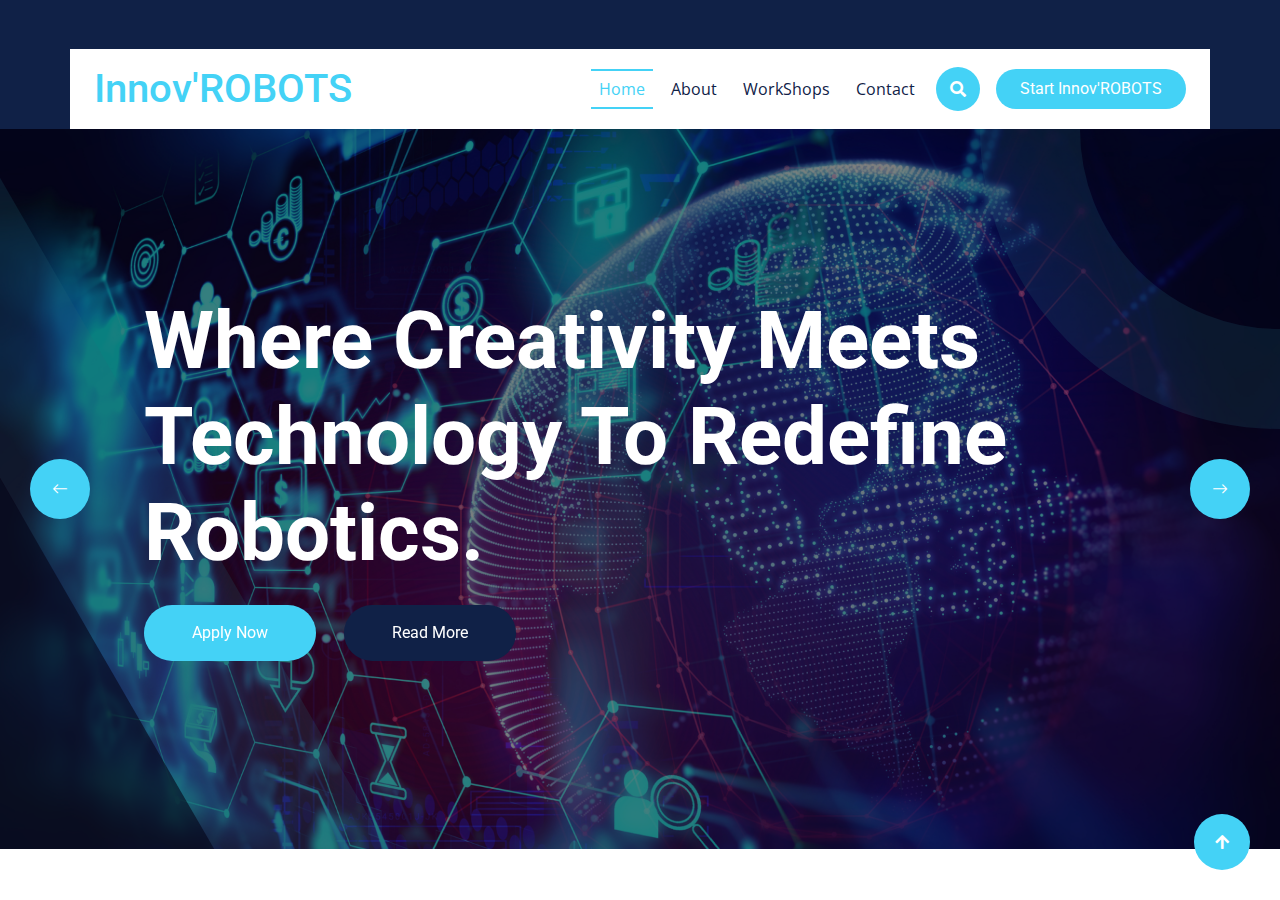
<file: index.html>
<!DOCTYPE html>
<html lang="en">

    <head>
        <meta charset="utf-8">
        <title>InnovRobots</title>
        <meta content="width=device-width, initial-scale=1.0" name="viewport">
        <meta content="" name="keywords">
        <meta content="" name="description">

        <!-- Google Web Fonts -->
        <link rel="preconnect" href="https://fonts.googleapis.com">
        <link rel="preconnect" href="https://fonts.gstatic.com" crossorigin>
        <link href="https://fonts.googleapis.com/css2?family=Open+Sans:wght@400;500;600;700&family=Roboto:wght@400;500;700&display=swap" rel="stylesheet"> 

        <!-- Icon Font Stylesheet -->
        <link rel="stylesheet" href="https://use.fontawesome.com/releases/v5.15.4/css/all.css"/>
        <link href="https://cdn.jsdelivr.net/npm/bootstrap-icons@1.4.1/font/bootstrap-icons.css" rel="stylesheet">

        <!-- Libraries Stylesheet -->
        <link rel="stylesheet" href="https://cdnjs.cloudflare.com/ajax/libs/animate.css/4.1.1/animate.min.css"/>
        <link href="lib/animate/animate.min.css" rel="stylesheet">
        <link href="lib/owlcarousel/assets/owl.carousel.min.css" rel="stylesheet">
        <link href="lib/lightbox/css/lightbox.min.css" rel="stylesheet">


        <!-- Customized Bootstrap Stylesheet -->
        <link href="css/bootstrap.min.css" rel="stylesheet">

        <!-- Template Stylesheet -->
        <link href="css/style.css" rel="stylesheet">
    </head>

    <body>

        <!-- Spinner Start -->
        <div id="spinner" class="show bg-white position-fixed translate-middle w-100 vh-100 top-50 start-50 d-flex align-items-center justify-content-center">
            <div class="spinner-border text-primary" style="width: 3rem; height: 3rem;" role="status">
                <span class="sr-only">Loading...</span>
            </div>
        </div>
        <!-- Spinner End -->


        <!-- Topbar Start -->
        <div class="container-fluid topbar px-0 d-none d-lg-block">
            <div class="container px-0">
                <div class="row gx-0 align-items-center" style="height: 45px;">
                    <div class="col-lg-8 text-center text-lg-start mb-lg-0">
                       
                    </div>
                    <div class="col-lg-4 text-center text-lg-end">
                       
                    </div>
                </div>
            </div>
        </div>
        <!-- Topbar End -->


        <!-- Navbar & Hero Start -->
        <div class="container-fluid sticky-top px-0">
            <div class="position-absolute bg-dark" style="left: 0; top: 0; width: 100%; height: 100%;">
            </div>
            <div class="container px-0">
                <nav class="navbar navbar-expand-lg navbar-dark bg-white py-3 px-4">
                    <a href="index.html" class="navbar-brand p-0">
                        <h1 class="text-primary m-0"></i>Innov'ROBOTS</h1>
                        <!-- <img src="img/logo.png" alt="Logo"> -->
                    </a>
                    <button class="navbar-toggler" type="button" data-bs-toggle="collapse" data-bs-target="#navbarCollapse">
                        <span class="fa fa-bars"></span>
                    </button>
                    <div class="collapse navbar-collapse" id="navbarCollapse">
                        <div class="navbar-nav ms-auto py-0">
                            <a href="index.html" class="nav-item nav-link active">Home</a>
                            <a href="about.html" class="nav-item nav-link">About</a>
                            <a href="project.html" class="nav-item nav-link">WorkShops</a>
                            <a href="contact.html" class="nav-item nav-link">Contact</a>
                        </div>
                        <div class="d-flex align-items-center flex-nowrap pt-xl-0">
                            <button class="btn btn-primary btn-md-square mx-2" data-bs-toggle="modal" data-bs-target="#searchModal"><i class="fas fa-search"></i></button>
                            <a href="#" class="btn btn-primary rounded-pill text-white py-2 px-4 ms-2 flex-wrap flex-sm-shrink-0">Start Innov'ROBOTS
                            </a>
                        </div>
                    </div>
                </nav>
            </div>
        </div>
        <!-- Navbar & Hero End -->

        <!-- Modal Search Start -->
        <div class="modal fade" id="searchModal" tabindex="-1" aria-labelledby="exampleModalLabel" aria-hidden="true">
            <div class="modal-dialog modal-fullscreen">
                <div class="modal-content rounded-0">
                    <div class="modal-header">
                        <h4 class="modal-title mb-0" id="exampleModalLabel">Search by keyword</h4>
                        <button type="button" class="btn-close" data-bs-dismiss="modal" aria-label="Close"></button>
                    </div>
                    <div class="modal-body d-flex align-items-center">
                        <div class="input-group w-75 mx-auto d-flex">
                            <input type="search" class="form-control p-3" placeholder="keywords" aria-describedby="search-icon-1">
                            <span id="search-icon-1" class="input-group-text p-3"><i class="fa fa-search"></i></span>
                        </div>
                    </div>
                </div>
            </div>
        </div>
        <!-- Modal Search End -->

        <!-- Carousel Start -->
        <div class="header-carousel owl-carousel">
            <div class="header-carousel-item">
                <div class="header-carousel-item-img-1">
                    <img src="img/Tech.png" class="img-fluid w-100" alt="Image">
                </div>
                <div class="carousel-caption">
                    <div class="carousel-caption-inner text-start p-3">
                        <h1 class="display-1 text-capitalize text-white mb-4 fadeInUp animate__animated" data-animation="fadeInUp" data-delay="1.3s" style="animation-delay: 1.3s;">Where Creativity Meets Technology to Redefine Robotics.</h1>
                      
                        <a class="btn btn-primary rounded-pill py-3 px-5 mb-4 me-4 fadeInUp animate__animated" data-animation="fadeInUp" data-delay="1.5s" style="animation-delay: 1.7s;" href="#">Apply Now</a>
                        <a class="btn btn-dark rounded-pill py-3 px-5 mb-4 fadeInUp animate__animated" data-animation="fadeInUp" data-delay="1.5s" style="animation-delay: 1.7s;" href="#">Read More</a>
                    </div>
                </div>
            </div>
            <div class="header-carousel-item mx-auto">
                <div class="header-carousel-item-img-2">
                    <img src="img/robots.jpg" class="img-fluid w-100" alt="Image">
                </div>
                <div class="carousel-caption">
                    <div class="carousel-caption-inner text-center p-3">
                        <h1 class="display-1 text-capitalize text-white mb-4">Empowering the Next Generation of Robotics with Cutting-Edge Solutions</h1>
        
                        <a class="btn btn-primary rounded-pill py-3 px-5 mb-4 me-4" href="#">Apply Now</a>
                        <a class="btn btn-dark rounded-pill py-3 px-5 mb-4" href="#">Read More</a>
                    </div>
                </div>
            </div>
            <div class="header-carousel-item">
                <div class="header-carousel-item-img-3">
                    <img src="img/fin.jpeg" class="img-fluid w-100" alt="Image">
                </div>
                <div class="carousel-caption">
                    <div class="carousel-caption-inner text-end p-3">
                        <h1 class="display-1 text-capitalize text-white mb-4">Driving Innovation and Excellence in the World of Robotics.</h1>
                       
                        <a class="btn btn-primary rounded-pill py-3 px-5 mb-4 me-4" href="#">Apply Now</a>
                        <a class="btn btn-dark rounded-pill py-3 px-5 mb-4" href="#">Read More</a>
                    </div>
                </div>
            </div>
        </div>
        <!-- Carousel End -->


        <!-- About Start -->
     
        <!-- Services End -->


        <!-- Project Start -->
     
        <!-- Project End -->


        <!-- Blog End -->


        <!-- Team Start -->
      
                   
        <!-- Team End -->


        
        <!-- Footer End -->

        
        <!-- Copyright Start -->
       
        <!-- Copyright End -->


        <!-- Back to Top -->
        <a href="#" class="btn btn-primary btn-lg-square back-to-top"><i class="fa fa-arrow-up"></i></a>   

        
    <!-- JavaScript Libraries -->
    <script src="https://ajax.googleapis.com/ajax/libs/jquery/3.6.4/jquery.min.js"></script>
    <script src="https://cdn.jsdelivr.net/npm/bootstrap@5.0.0/dist/js/bootstrap.bundle.min.js"></script>
    <script src="lib/wow/wow.min.js"></script>
    <script src="lib/easing/easing.min.js"></script>
    <script src="lib/waypoints/waypoints.min.js"></script>
    <script src="lib/counterup/counterup.min.js"></script>
    <script src="lib/owlcarousel/owl.carousel.min.js"></script>
    <script src="lib/lightbox/js/lightbox.min.js"></script>
    

    <!-- Template Javascript -->
    <script src="js/main.js"></script>
    </body>

</html>
</file>
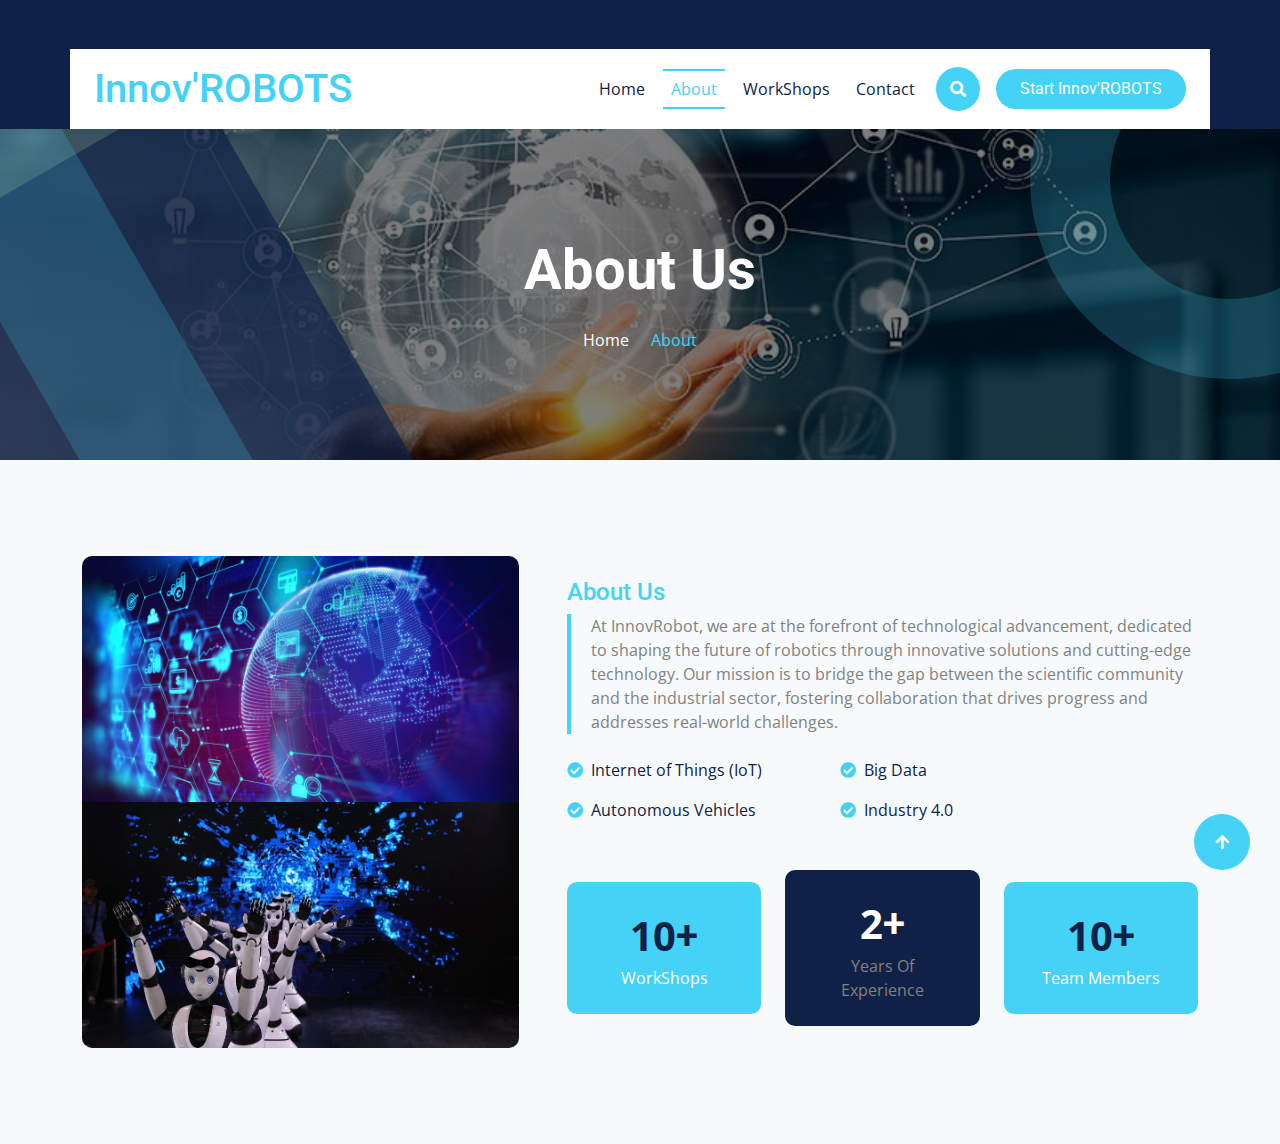
<file: about.html>
<!DOCTYPE html>
<html lang="en">

    <head>
        <meta charset="utf-8">
        <title>Innov'ROBOTS</title>
        <meta content="width=device-width, initial-scale=1.0" name="viewport">
        <meta content="" name="keywords">
        <meta content="" name="description">

        <!-- Google Web Fonts -->
        <link rel="preconnect" href="https://fonts.googleapis.com">
        <link rel="preconnect" href="https://fonts.gstatic.com" crossorigin>
        <link href="https://fonts.googleapis.com/css2?family=Open+Sans:wght@400;500;600;700&family=Roboto:wght@400;500;700&display=swap" rel="stylesheet"> 

        <!-- Icon Font Stylesheet -->
        <link rel="stylesheet" href="https://use.fontawesome.com/releases/v5.15.4/css/all.css"/>
        <link href="https://cdn.jsdelivr.net/npm/bootstrap-icons@1.4.1/font/bootstrap-icons.css" rel="stylesheet">

        <!-- Libraries Stylesheet -->
        <link rel="stylesheet" href="https://cdnjs.cloudflare.com/ajax/libs/animate.css/4.1.1/animate.min.css"/>
        <link href="lib/animate/animate.min.css" rel="stylesheet">
        <link href="lib/owlcarousel/assets/owl.carousel.min.css" rel="stylesheet">
        <link href="lib/lightbox/css/lightbox.min.css" rel="stylesheet">


        <!-- Customized Bootstrap Stylesheet -->
        <link href="css/bootstrap.min.css" rel="stylesheet">

        <!-- Template Stylesheet -->
        <link href="css/style.css" rel="stylesheet">
    </head>

    <body>

        <!-- Spinner Start -->
        <div id="spinner" class="show bg-white position-fixed translate-middle w-100 vh-100 top-50 start-50 d-flex align-items-center justify-content-center">
            <div class="spinner-border text-primary" style="width: 3rem; height: 3rem;" role="status">
                <span class="sr-only">Loading...</span>
            </div>
        </div>
        <!-- Spinner End -->


        <!-- Topbar Start -->
        <div class="container-fluid topbar px-0 d-none d-lg-block">
            <div class="container px-0">
                <div class="row gx-0 align-items-center" style="height: 45px;">
                    <div class="col-lg-8 text-center text-lg-start mb-lg-0">
                      
                    </div>
                    <div class="col-lg-4 text-center text-lg-end">
                    
                    </div>
                </div>
            </div>
        </div>
        <!-- Topbar End -->


        <!-- Navbar & Hero Start -->
        <div class="container-fluid sticky-top px-0">
            <div class="position-absolute bg-dark" style="left: 0; top: 0; width: 100%; height: 100%;">
            </div>
            <div class="container px-0">
                <nav class="navbar navbar-expand-lg navbar-dark bg-white py-3 px-4">
                    <a href="index.html" class="navbar-brand p-0">
                        <h1 class="text-primary m-0">Innov'ROBOTS</h1>
                        <!-- <img src="img/logo.png" alt="Logo"> -->
                    </a>
                    <button class="navbar-toggler" type="button" data-bs-toggle="collapse" data-bs-target="#navbarCollapse">
                        <span class="fa fa-bars"></span>
                    </button>
                    <div class="collapse navbar-collapse" id="navbarCollapse">
                        <div class="navbar-nav ms-auto py-0">
                            <a href="index.html" class="nav-item nav-link">Home</a>
                            <a href="about.html" class="nav-item nav-link active">About</a>
                            <a href="project.html" class="nav-item nav-link">WorkShops</a>
                         
                           
                            <a href="contact.html" class="nav-item nav-link">Contact</a>
                        </div>
                        <div class="d-flex align-items-center flex-nowrap pt-xl-0">
                            <button class="btn btn-primary btn-md-square mx-2" data-bs-toggle="modal" data-bs-target="#searchModal"><i class="fas fa-search"></i></button>
                            <a href="#" class="btn btn-primary rounded-pill text-white py-2 px-4 ms-2 flex-wrap flex-sm-shrink-0">Start Innov'ROBOTS
                            </a>
                        </div>
                    </div>
                </nav>
            </div>
        </div>
        <!-- Navbar & Hero End -->

        <!-- Modal Search Start -->
        <div class="modal fade" id="searchModal" tabindex="-1" aria-labelledby="exampleModalLabel" aria-hidden="true">
            <div class="modal-dialog modal-fullscreen">
                <div class="modal-content rounded-0">
                    <div class="modal-header">
                        <h4 class="modal-title mb-0" id="exampleModalLabel">Search by keyword</h4>
                        <button type="button" class="btn-close" data-bs-dismiss="modal" aria-label="Close"></button>
                    </div>
                    <div class="modal-body d-flex align-items-center">
                        <div class="input-group w-75 mx-auto d-flex">
                            <input type="search" class="form-control p-3" placeholder="keywords" aria-describedby="search-icon-1">
                            <span id="search-icon-1" class="input-group-text p-3"><i class="fa fa-search"></i></span>
                        </div>
                    </div>
                </div>
            </div>
        </div>
        <!-- Modal Search End -->

        <!-- Header Start -->
        <div class="container-fluid bg-breadcrumb">
            <div class="bg-breadcrumb-single"></div>
            <div class="container text-center py-5" style="max-width: 900px;">
                <h4 class="text-white display-4 mb-4 wow fadeInDown" data-wow-delay="0.1s">About Us</h4>
                <ol class="breadcrumb justify-content-center mb-0 wow fadeInDown" data-wow-delay="0.3s">
                    <li class="breadcrumb-item"><a href="index.html">Home</a></li>
                    <li class="breadcrumb-item active text-primary">About</li>
                </ol>    
            </div>
        </div>
        <!-- Header End -->

        <!-- About Start -->
        <div class="container-fluid about bg-light py-5">
            <div class="container py-5">
                <div class="row g-5 align-items-center">
                    <div class="col-lg-6 col-xl-5 wow fadeInLeft" data-wow-delay="0.1s">
                        <div class="about-img">
                            <img src="img/Tech.png" class="img-fluid w-100 rounded-top bg-white" alt="Image">
                            <img src="img/fin.jpeg" class="img-fluid w-100 rounded-bottom" alt="Image">
                        </div>
                    </div>
                    <div class="col-lg-6 col-xl-7 wow fadeInRight" data-wow-delay="0.3s">
                        <h4 class="text-primary">About Us</h4>
                      
                        <p class="text ps-4 mb-4"> At InnovRobot, we are at the forefront of technological advancement, dedicated to shaping the future of robotics through innovative solutions and cutting-edge technology. Our mission is to bridge the gap between the scientific community and the industrial sector, fostering collaboration that drives progress and addresses real-world challenges.
                        </p>
                        <div class="row g-4 justify-content-between mb-5">
                            <div class="col-lg-6 col-xl-5">
                                <p class="text-dark"><i class="fas fa-check-circle text-primary me-1"></i> Internet of Things (IoT)</p>
                                <p class="text-dark mb-0"><i class="fas fa-check-circle text-primary me-1"></i> Autonomous Vehicles</p>
                            </div>
                            <div class="col-lg-6 col-xl-7">
                                <p class="text-dark"><i class="fas fa-check-circle text-primary me-1"></i> Big Data</p>
                                <p class="text-dark mb-0"><i class="fas fa-check-circle text-primary me-1"></i> Industry 4.0</p>
                            </div>
                        </div>
                       
                        <div class="row g-4 text-center align-items-center justify-content-center">
                            <div class="col-sm-4">
                                <div class="bg-primary rounded p-4">
                                    <div class="d-flex align-items-center justify-content-center">
                                        <span class="counter-value fs-1 fw-bold text-dark" data-toggle="counter-up">10</span>
                                        <h4 class=" fs-1 mb-0" style="font-weight: 600; font-size: 25px;">+</h4>

                                    </div>
                                    <div class="w-100 d-flex align-items-center justify-content-center">
                                        <p class="text-white mb-0">WorkShops</p>
                                    </div>
                                </div>
                            </div>
                            <div class="col-sm-4">
                                <div class="bg-dark rounded p-4">
                                    <div class="d-flex align-items-center justify-content-center">
                                        <span class="counter-value fs-1 fw-bold text-white" data-toggle="counter-up">7</span>
                                        <h4 class="text-white fs-1 mb-0" style="font-weight: 600; font-size: 25px;">+</h4>
                                    </div>
                                    <div class="w-100 d-flex align-items-center justify-content-center">
                                        <p class="mb-0">Years Of Experience</p>
                                    </div>
                                </div>
                            </div>
                            <div class="col-sm-4">
                                <div class="bg-primary rounded p-4">
                                    <div class="d-flex align-items-center justify-content-center">
                                        <span class="counter-value fs-1 fw-bold text-dark" data-toggle="counter-up">10</span>
                                        <h4 class="text-dark fs-1 mb-0" style="font-weight: 600; font-size: 25px;">+</h4>
                                    </div>
                                    <div class="w-100 d-flex align-items-center justify-content-center">
                                        <p class="text-white mb-0">Team Members</p>
                                    </div>
                                </div>
                            </div>
                        </div>
                    </div>
                </div>
            </div>
        </div>
        <!-- About End -->


        

        <!-- Footer Start -->
        
        <!-- Footer End -->

        
        <!-- Copyright Start -->
       
        <!-- Copyright End -->


        <!-- Back to Top -->
        <a href="#" class="btn btn-primary btn-lg-square back-to-top"><i class="fa fa-arrow-up"></i></a>   

        
    <!-- JavaScript Libraries -->
    <script src="https://ajax.googleapis.com/ajax/libs/jquery/3.6.4/jquery.min.js"></script>
    <script src="https://cdn.jsdelivr.net/npm/bootstrap@5.0.0/dist/js/bootstrap.bundle.min.js"></script>
    <script src="lib/wow/wow.min.js"></script>
    <script src="lib/easing/easing.min.js"></script>
    <script src="lib/waypoints/waypoints.min.js"></script>
    <script src="lib/counterup/counterup.min.js"></script>
    <script src="lib/owlcarousel/owl.carousel.min.js"></script>
    <script src="lib/lightbox/js/lightbox.min.js"></script>
    

    <!-- Template Javascript -->
    <script src="js/main.js"></script>
    </body>

</html>
</file>
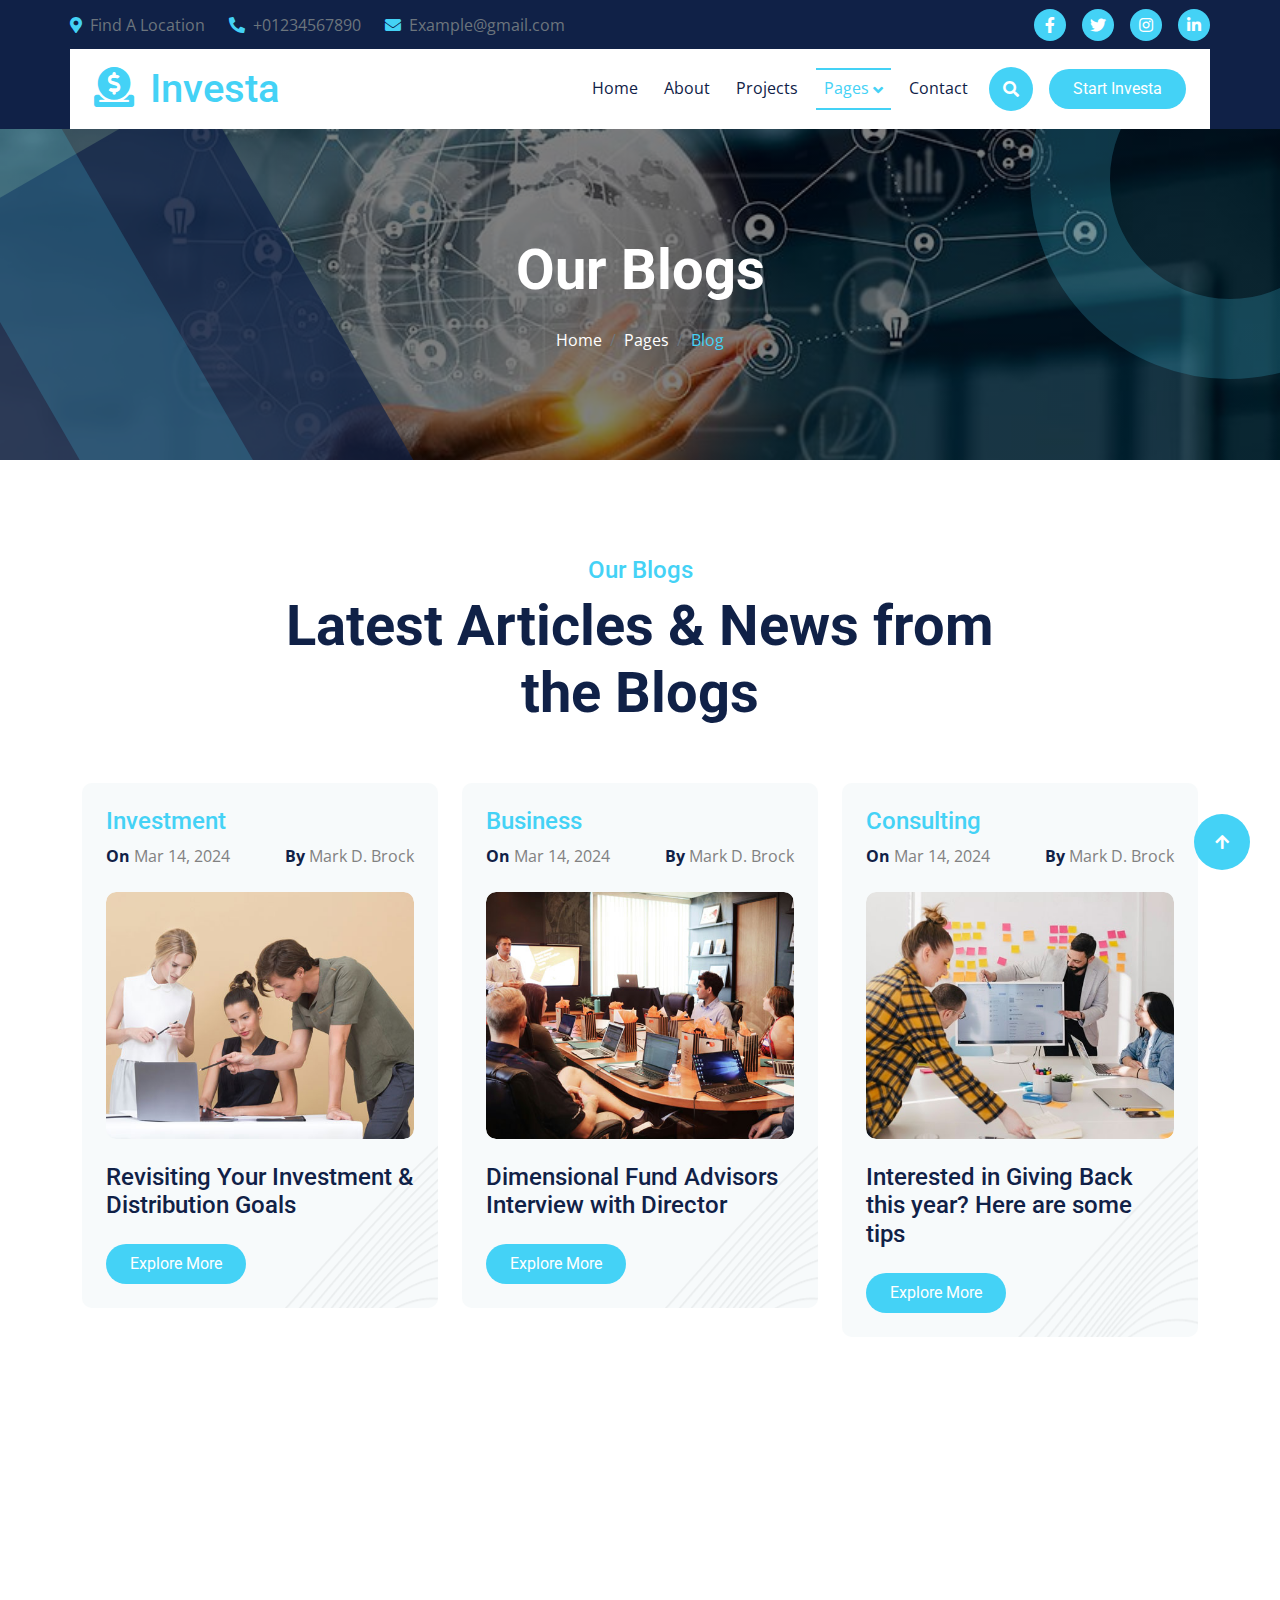
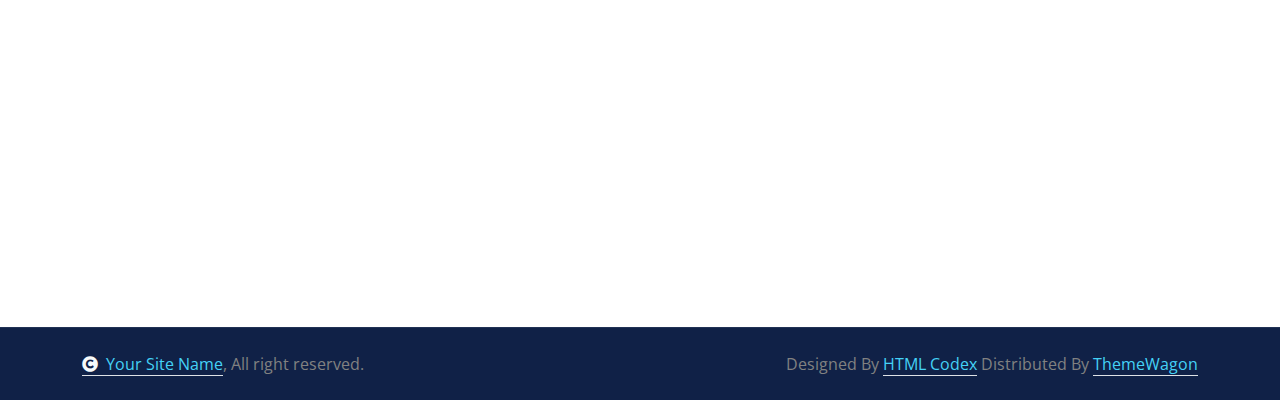
<file: blog.html>
<!DOCTYPE html>
<html lang="en">

    <head>
        <meta charset="utf-8">
        <title>Investa - Investment Website Template</title>
        <meta content="width=device-width, initial-scale=1.0" name="viewport">
        <meta content="" name="keywords">
        <meta content="" name="description">

        <!-- Google Web Fonts -->
        <link rel="preconnect" href="https://fonts.googleapis.com">
        <link rel="preconnect" href="https://fonts.gstatic.com" crossorigin>
        <link href="https://fonts.googleapis.com/css2?family=Open+Sans:wght@400;500;600;700&family=Roboto:wght@400;500;700&display=swap" rel="stylesheet"> 

        <!-- Icon Font Stylesheet -->
        <link rel="stylesheet" href="https://use.fontawesome.com/releases/v5.15.4/css/all.css"/>
        <link href="https://cdn.jsdelivr.net/npm/bootstrap-icons@1.4.1/font/bootstrap-icons.css" rel="stylesheet">

        <!-- Libraries Stylesheet -->
        <link rel="stylesheet" href="https://cdnjs.cloudflare.com/ajax/libs/animate.css/4.1.1/animate.min.css"/>
        <link href="lib/animate/animate.min.css" rel="stylesheet">
        <link href="lib/owlcarousel/assets/owl.carousel.min.css" rel="stylesheet">
        <link href="lib/lightbox/css/lightbox.min.css" rel="stylesheet">


        <!-- Customized Bootstrap Stylesheet -->
        <link href="css/bootstrap.min.css" rel="stylesheet">

        <!-- Template Stylesheet -->
        <link href="css/style.css" rel="stylesheet">
    </head>

    <body>

        <!-- Spinner Start -->
        <div id="spinner" class="show bg-white position-fixed translate-middle w-100 vh-100 top-50 start-50 d-flex align-items-center justify-content-center">
            <div class="spinner-border text-primary" style="width: 3rem; height: 3rem;" role="status">
                <span class="sr-only">Loading...</span>
            </div>
        </div>
        <!-- Spinner End -->


        <!-- Topbar Start -->
        <div class="container-fluid topbar px-0 d-none d-lg-block">
            <div class="container px-0">
                <div class="row gx-0 align-items-center" style="height: 45px;">
                    <div class="col-lg-8 text-center text-lg-start mb-lg-0">
                        <div class="d-flex flex-wrap">
                            <a href="#" class="text-muted me-4"><i class="fas fa-map-marker-alt text-primary me-2"></i>Find A Location</a>
                            <a href="#" class="text-muted me-4"><i class="fas fa-phone-alt text-primary me-2"></i>+01234567890</a>
                            <a href="#" class="text-muted me-0"><i class="fas fa-envelope text-primary me-2"></i>Example@gmail.com</a>
                        </div>
                    </div>
                    <div class="col-lg-4 text-center text-lg-end">
                        <div class="d-flex align-items-center justify-content-end">
                            <a href="#" class="btn btn-primary btn-square rounded-circle nav-fill me-3"><i class="fab fa-facebook-f text-white"></i></a>
                            <a href="#" class="btn btn-primary btn-square rounded-circle nav-fill me-3"><i class="fab fa-twitter text-white"></i></a>
                            <a href="#" class="btn btn-primary btn-square rounded-circle nav-fill me-3"><i class="fab fa-instagram text-white"></i></a>
                            <a href="#" class="btn btn-primary btn-square rounded-circle nav-fill me-0"><i class="fab fa-linkedin-in text-white"></i></a>
                        </div>
                    </div>
                </div>
            </div>
        </div>
        <!-- Topbar End -->


        <!-- Navbar & Hero Start -->
        <div class="container-fluid sticky-top px-0">
            <div class="position-absolute bg-dark" style="left: 0; top: 0; width: 100%; height: 100%;">
            </div>
            <div class="container px-0">
                <nav class="navbar navbar-expand-lg navbar-dark bg-white py-3 px-4">
                    <a href="index.html" class="navbar-brand p-0">
                        <h1 class="text-primary m-0"><i class="fas fa-donate me-3"></i>Investa</h1>
                        <!-- <img src="img/logo.png" alt="Logo"> -->
                    </a>
                    <button class="navbar-toggler" type="button" data-bs-toggle="collapse" data-bs-target="#navbarCollapse">
                        <span class="fa fa-bars"></span>
                    </button>
                    <div class="collapse navbar-collapse" id="navbarCollapse">
                        <div class="navbar-nav ms-auto py-0">
                            <a href="index.html" class="nav-item nav-link">Home</a>
                            <a href="about.html" class="nav-item nav-link">About</a>
                            <a href="project.html" class="nav-item nav-link">Projects</a>
                            <div class="nav-item dropdown active">
                                <a href="#" class="nav-link dropdown-toggle active" data-bs-toggle="dropdown">Pages</a>
                                <div class="dropdown-menu m-0">
                                    <a href="blog.html" class="dropdown-item active">Our Blog</a>
                                    <a href="team.html" class="dropdown-item">Our Team</a>
                                    <a href="testimonial.html" class="dropdown-item">Testimonial</a>
                                    <a href="faqs.html" class="dropdown-item">FAQs</a>
                                    <a href="404.html" class="dropdown-item">404 Page</a>
                                </div>
                            </div>
                            <a href="contact.html" class="nav-item nav-link">Contact</a>
                        </div>
                        <div class="d-flex align-items-center flex-nowrap pt-xl-0">
                            <button class="btn btn-primary btn-md-square mx-2" data-bs-toggle="modal" data-bs-target="#searchModal"><i class="fas fa-search"></i></button>
                            <a href="#" class="btn btn-primary rounded-pill text-white py-2 px-4 ms-2 flex-wrap flex-sm-shrink-0">Start Investa</a>
                        </div>
                    </div>
                </nav>
            </div>
        </div>
        <!-- Navbar & Hero End -->

        <!-- Modal Search Start -->
        <div class="modal fade" id="searchModal" tabindex="-1" aria-labelledby="exampleModalLabel" aria-hidden="true">
            <div class="modal-dialog modal-fullscreen">
                <div class="modal-content rounded-0">
                    <div class="modal-header">
                        <h4 class="modal-title mb-0" id="exampleModalLabel">Search by keyword</h4>
                        <button type="button" class="btn-close" data-bs-dismiss="modal" aria-label="Close"></button>
                    </div>
                    <div class="modal-body d-flex align-items-center">
                        <div class="input-group w-75 mx-auto d-flex">
                            <input type="search" class="form-control p-3" placeholder="keywords" aria-describedby="search-icon-1">
                            <span id="search-icon-1" class="input-group-text p-3"><i class="fa fa-search"></i></span>
                        </div>
                    </div>
                </div>
            </div>
        </div>
        <!-- Modal Search End -->

        <!-- Header Start -->
        <div class="container-fluid bg-breadcrumb">
            <div class="bg-breadcrumb-single"></div>
            <div class="container text-center py-5" style="max-width: 900px;">
                <h4 class="text-white display-4 mb-4 wow fadeInDown" data-wow-delay="0.1s">Our Blogs</h4>
                <ol class="breadcrumb justify-content-center mb-0 wow fadeInDown" data-wow-delay="0.3s">
                    <li class="breadcrumb-item"><a href="index.html">Home</a></li>
                    <li class="breadcrumb-item"><a href="#">Pages</a></li>
                    <li class="breadcrumb-item active text-primary">Blog</li>
                </ol>    
            </div>
        </div>
        <!-- Header End -->

        <!-- Blog Start -->
        <div class="container-fluid blog py-5">
            <div class="container py-5">
                <div class="text-center mx-auto pb-5 wow fadeInUp" data-wow-delay="0.1s" style="max-width: 800px;">
                    <h4 class="text-primary">Our Blogs</h4>
                    <h1 class="display-4">Latest Articles & News from the Blogs</h1>
                </div>
                <div class="row g-4 justify-content-center">
                    <div class="col-md-6 col-lg-6 col-xl-4 wow fadeInUp" data-wow-delay="0.1s">
                        <div class="blog-item bg-light rounded p-4" style="background-image: url(img/bg.png);">
                            <div class="mb-4">
                                <h4 class="text-primary mb-2">Investment</h4>
                                <div class="d-flex justify-content-between">
                                    <p class="mb-0"><span class="text-dark fw-bold">On</span> Mar 14, 2024</p>
                                    <p class="mb-0"><span class="text-dark fw-bold">By</span> Mark D. Brock</p>
                                </div>
                            </div>
                            <div class="project-img">
                                <img src="img/blog-1.jpg" class="img-fluid w-100 rounded" alt="Image">
                                <div class="blog-plus-icon">
                                    <a href="img/blog-1.jpg" data-lightbox="blog-1" class="btn btn-primary btn-md-square rounded-pill"><i class="fas fa-plus fa-1x"></i></a>
                                </div>
                            </div>
                            <div class="my-4">
                                <a href="#" class="h4">Revisiting Your Investment & Distribution Goals</a>
                            </div>
                            <a class="btn btn-primary rounded-pill py-2 px-4" href="#">Explore More</a>
                        </div>
                    </div>
                    <div class="col-md-6 col-lg-6 col-xl-4 wow fadeInUp" data-wow-delay="0.3s">
                        <div class="blog-item bg-light rounded p-4" style="background-image: url(img/bg.png);">
                            <div class="mb-4">
                                <h4 class="text-primary mb-2">Business</h4>
                                <div class="d-flex justify-content-between">
                                    <p class="mb-0"><span class="text-dark fw-bold">On</span> Mar 14, 2024</p>
                                    <p class="mb-0"><span class="text-dark fw-bold">By</span> Mark D. Brock</p>
                                </div>
                            </div>
                            <div class="project-img">
                                <img src="img/blog-2.jpg" class="img-fluid w-100 rounded" alt="Image">
                                <div class="blog-plus-icon">
                                    <a href="img/blog-2.jpg" data-lightbox="blog-2" class="btn btn-primary btn-md-square rounded-pill"><i class="fas fa-plus fa-1x"></i></a>
                                </div>
                            </div>
                            <div class="my-4">
                                <a href="#" class="h4">Dimensional Fund Advisors Interview with Director</a>
                            </div>
                            <a class="btn btn-primary rounded-pill py-2 px-4" href="#">Explore More</a>
                        </div>
                    </div>
                    <div class="col-md-6 col-lg-6 col-xl-4 wow fadeInUp" data-wow-delay="0.5s">
                        <div class="blog-item bg-light rounded p-4" style="background-image: url(img/bg.png);">
                            <div class="mb-4">
                                <h4 class="text-primary mb-2">Consulting</h4>
                                <div class="d-flex justify-content-between">
                                    <p class="mb-0"><span class="text-dark fw-bold">On</span> Mar 14, 2024</p>
                                    <p class="mb-0"><span class="text-dark fw-bold">By</span> Mark D. Brock</p>
                                </div>
                            </div>
                            <div class="project-img">
                                <img src="img/blog-3.jpg" class="img-fluid w-100 rounded" alt="Image">
                                <div class="blog-plus-icon">
                                    <a href="img/blog-3.jpg" data-lightbox="blog-3" class="btn btn-primary btn-md-square rounded-pill"><i class="fas fa-plus fa-1x"></i></a>
                                </div>
                            </div>
                            <div class="my-4">
                                <a href="#" class="h4">Interested in Giving Back this year? Here are some tips</a>
                            </div>
                            <a class="btn btn-primary rounded-pill py-2 px-4" href="#">Explore More</a>
                        </div>
                    </div>
                </div>
            </div>
        </div>
        <!-- Blog End -->

        <!-- Footer Start -->
        <div class="container-fluid footer py-5 wow fadeIn" data-wow-delay="0.2s">
            <div class="container py-5">
                <div class="row g-5">
                    <div class="col-md-6 col-lg-6 col-xl-3">
                        <div class="footer-item d-flex flex-column">
                            <div class="footer-item">
                                <h4 class="text-white mb-4">Newsletter</h4>
                                <p class="mb-3">Dolor amet sit justo amet elitr clita ipsum elitr est.Lorem ipsum dolor sit amet, consectetur adipiscing elit consectetur adipiscing elit.</p>
                                <div class="position-relative mx-auto rounded-pill">
                                    <input class="form-control rounded-pill w-100 py-3 ps-4 pe-5" type="text" placeholder="Enter your email">
                                    <button type="button" class="btn btn-primary rounded-pill position-absolute top-0 end-0 py-2 mt-2 me-2">SignUp</button>
                                </div>
                            </div>
                        </div>
                    </div>
                    <div class="col-md-6 col-lg-6 col-xl-3">
                        <div class="footer-item d-flex flex-column">
                            <h4 class="text-white mb-4">Explore</h4>
                            <a href="#"><i class="fas fa-angle-right me-2"></i> Home</a>
                            <a href="#"><i class="fas fa-angle-right me-2"></i> About Us</a>
                            <a href="#"><i class="fas fa-angle-right me-2"></i> Latest Projects</a>
                            <a href="#"><i class="fas fa-angle-right me-2"></i> testimonial</a>
                            <a href="#"><i class="fas fa-angle-right me-2"></i> Our Team</a>
                            <a href="#"><i class="fas fa-angle-right me-2"></i> Contact Us</a>
                        </div>
                    </div>
                    <div class="col-md-6 col-lg-6 col-xl-3">
                        <div class="footer-item d-flex flex-column">
                            <h4 class="text-white mb-4">Contact Info</h4>
                            <a href=""><i class="fa fa-map-marker-alt me-2"></i> 123 Street, New York, USA</a>
                            <a href=""><i class="fas fa-envelope me-2"></i> info@example.com</a>
                            <a href=""><i class="fas fa-envelope me-2"></i> info@example.com</a>
                            <a href=""><i class="fas fa-phone me-2"></i> +012 345 67890</a>
                            <a href="" class="mb-3"><i class="fas fa-print me-2"></i> +012 345 67890</a>
                            <div class="d-flex align-items-center">
                                <a class="btn btn-light btn-md-square me-2" href=""><i class="fab fa-facebook-f"></i></a>
                                <a class="btn btn-light btn-md-square me-2" href=""><i class="fab fa-twitter"></i></a>
                                <a class="btn btn-light btn-md-square me-2" href=""><i class="fab fa-instagram"></i></a>
                                <a class="btn btn-light btn-md-square me-0" href=""><i class="fab fa-linkedin-in"></i></a>
                            </div>
                        </div>
                    </div>
                    <div class="col-md-6 col-lg-6 col-xl-3">
                        <div class="footer-item-post d-flex flex-column">
                            <h4 class="text-white mb-4">Popular Post</h4>
                            <div class="d-flex flex-column mb-3">
                                <p class="text-uppercase text-primary mb-2">Investment</p>
                                <a href="#" class="text-body">Revisiting Your Investment & Distribution Goals</a>
                            </div>
                            <div class="d-flex flex-column mb-3">
                                <p class="text-uppercase text-primary mb-2">Business</p>
                                <a href="#" class="text-body">Dimensional Fund Advisors Interview with Director</a>
                            </div>
                            <div class="footer-btn text-start">
                                <a href="#" class="btn btn-light rounded-pill px-4">View All Post <i class="fa fa-arrow-right ms-1"></i></a>
                            </div>
                        </div>
                    </div>
                </div>
            </div>
        </div>
        <!-- Footer End -->

        
        <!-- Copyright Start -->
        <div class="container-fluid copyright py-4">
            <div class="container">
                <div class="row g-4 align-items-center">
                    <div class="col-md-6 text-center text-md-start mb-md-0">
                        <span class="text-body"><a href="#" class="border-bottom text-primary"><i class="fas fa-copyright text-light me-2"></i>Your Site Name</a>, All right reserved.</span>
                    </div>
                    <div class="col-md-6 text-center text-md-end text-body">
                        <!--/*** This template is free as long as you keep the below author’s credit link/attribution link/backlink. ***/-->
                        <!--/*** If you'd like to use the template without the below author’s credit link/attribution link/backlink, ***/-->
                        <!--/*** you can purchase the Credit Removal License from "https://htmlcodex.com/credit-removal". ***/-->
                        Designed By <a class="border-bottom text-primary" href="https://htmlcodex.com">HTML Codex</a> Distributed By <a class="border-bottom text-primary" href="https://themewagon.com">ThemeWagon</a>
                    </div>
                </div>
            </div>
        </div>
        <!-- Copyright End -->


        <!-- Back to Top -->
        <a href="#" class="btn btn-primary btn-lg-square back-to-top"><i class="fa fa-arrow-up"></i></a>   

        
    <!-- JavaScript Libraries -->
    <script src="https://ajax.googleapis.com/ajax/libs/jquery/3.6.4/jquery.min.js"></script>
    <script src="https://cdn.jsdelivr.net/npm/bootstrap@5.0.0/dist/js/bootstrap.bundle.min.js"></script>
    <script src="lib/wow/wow.min.js"></script>
    <script src="lib/easing/easing.min.js"></script>
    <script src="lib/waypoints/waypoints.min.js"></script>
    <script src="lib/counterup/counterup.min.js"></script>
    <script src="lib/owlcarousel/owl.carousel.min.js"></script>
    <script src="lib/lightbox/js/lightbox.min.js"></script>
    

    <!-- Template Javascript -->
    <script src="js/main.js"></script>
    </body>

</html>
</file>
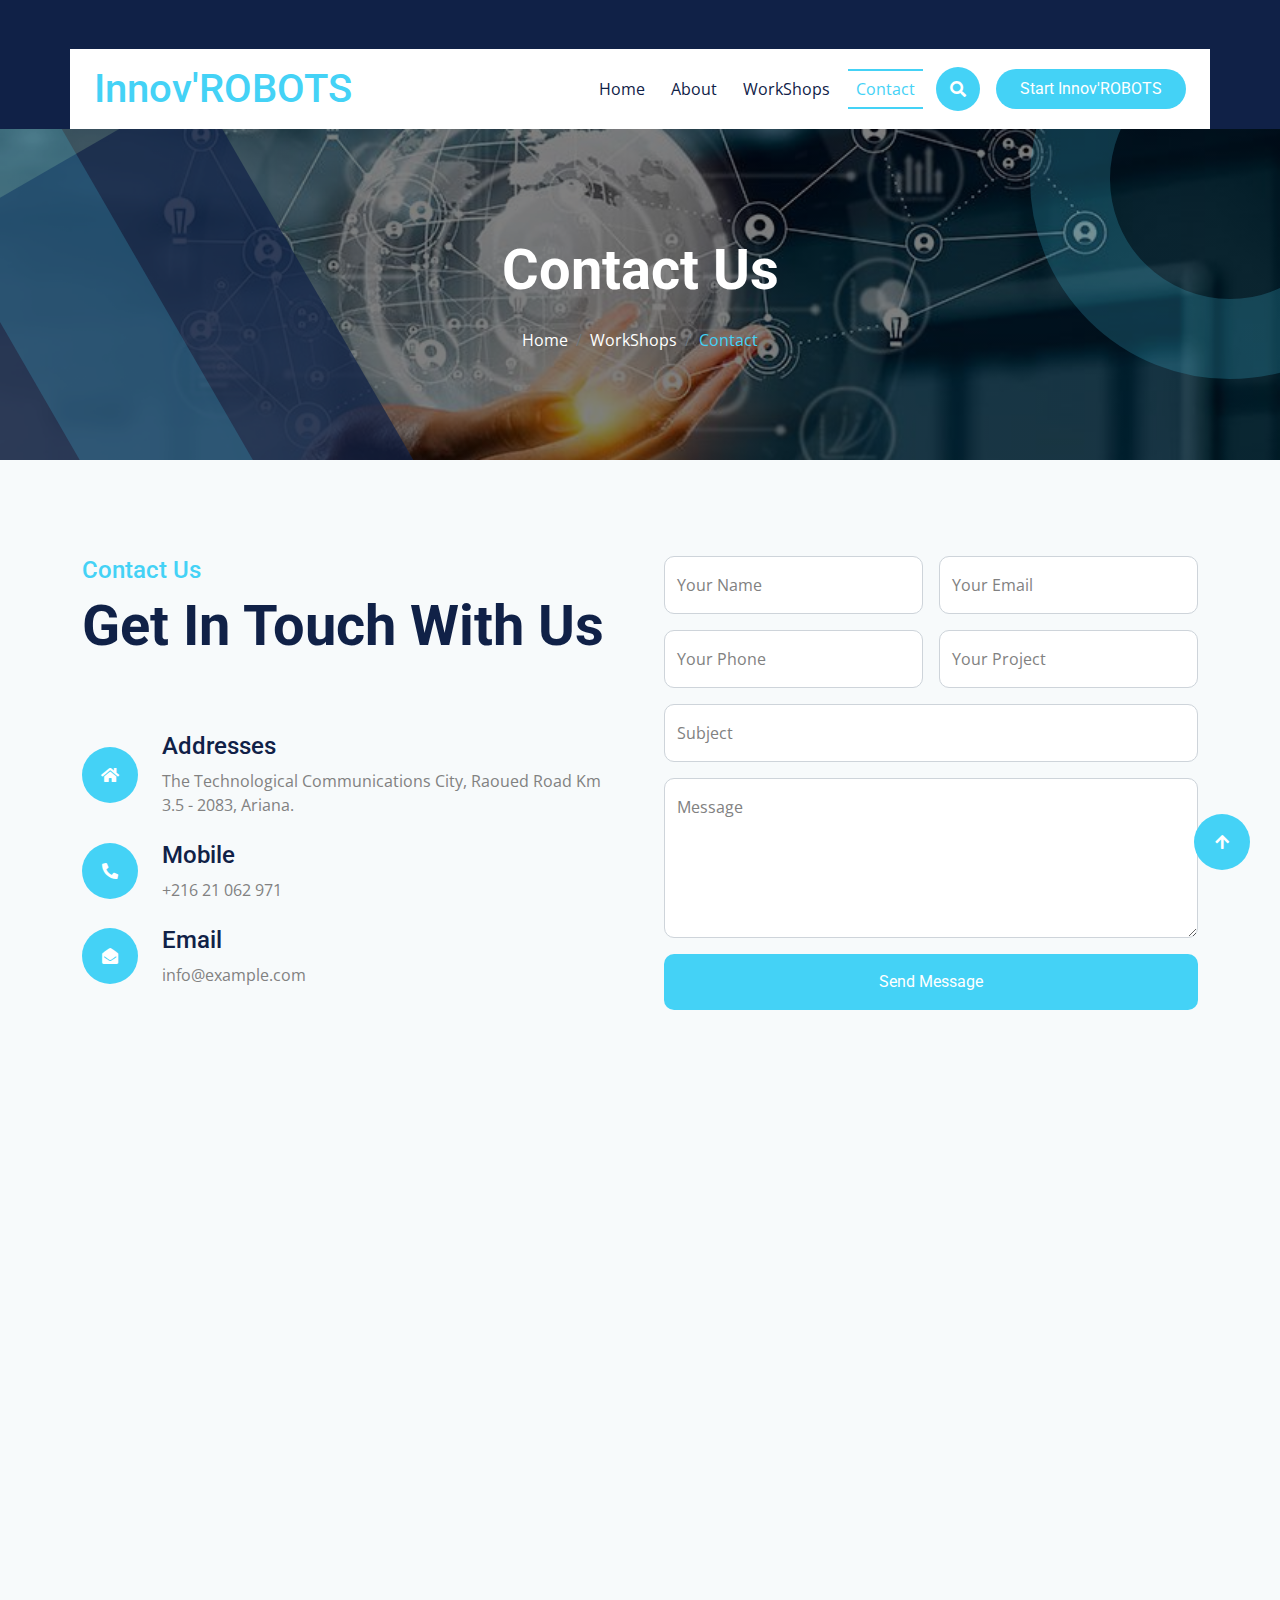
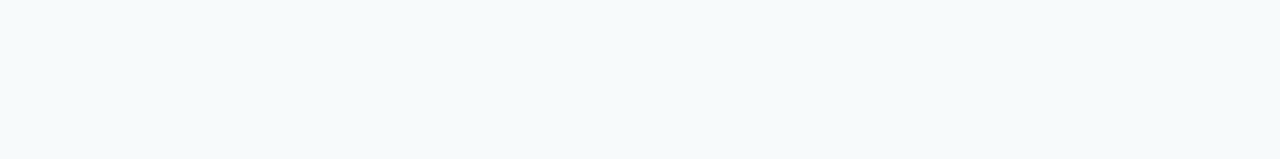
<file: contact.html>
<!DOCTYPE html>
<html lang="en">

    <head>
        <meta charset="utf-8">
        <title>InnovROBOTS</title>
        <meta content="width=device-width, initial-scale=1.0" name="viewport">
        <meta content="" name="keywords">
        <meta content="" name="description">

        <!-- Google Web Fonts -->
        <link rel="preconnect" href="https://fonts.googleapis.com">
        <link rel="preconnect" href="https://fonts.gstatic.com" crossorigin>
        <link href="https://fonts.googleapis.com/css2?family=Open+Sans:wght@400;500;600;700&family=Roboto:wght@400;500;700&display=swap" rel="stylesheet"> 

        <!-- Icon Font Stylesheet -->
        <link rel="stylesheet" href="https://use.fontawesome.com/releases/v5.15.4/css/all.css"/>
        <link href="https://cdn.jsdelivr.net/npm/bootstrap-icons@1.4.1/font/bootstrap-icons.css" rel="stylesheet">

        <!-- Libraries Stylesheet -->
        <link rel="stylesheet" href="https://cdnjs.cloudflare.com/ajax/libs/animate.css/4.1.1/animate.min.css"/>
        <link href="lib/animate/animate.min.css" rel="stylesheet">
        <link href="lib/owlcarousel/assets/owl.carousel.min.css" rel="stylesheet">
        <link href="lib/lightbox/css/lightbox.min.css" rel="stylesheet">


        <!-- Customized Bootstrap Stylesheet -->
        <link href="css/bootstrap.min.css" rel="stylesheet">

        <!-- Template Stylesheet -->
        <link href="css/style.css" rel="stylesheet">
    </head>

    <body>

        <!-- Spinner Start -->
        <div id="spinner" class="show bg-white position-fixed translate-middle w-100 vh-100 top-50 start-50 d-flex align-items-center justify-content-center">
            <div class="spinner-border text-primary" style="width: 3rem; height: 3rem;" role="status">
                <span class="sr-only">Loading...</span>
            </div>
        </div>
        <!-- Spinner End -->


        <!-- Topbar Start -->
        <div class="container-fluid topbar px-0 d-none d-lg-block">
            <div class="container px-0">
                <div class="row gx-0 align-items-center" style="height: 45px;">
                    <div class="col-lg-8 text-center text-lg-start mb-lg-0">
                   
                    </div>
                    <div class="col-lg-4 text-center text-lg-end">
                     
                    </div>
                </div>
            </div>
        </div>
        <!-- Topbar End -->


        <!-- Navbar & Hero Start -->
        <div class="container-fluid sticky-top px-0">
            <div class="position-absolute bg-dark" style="left: 0; top: 0; width: 100%; height: 100%;">
            </div>
            <div class="container px-0">
                <nav class="navbar navbar-expand-lg navbar-dark bg-white py-3 px-4">
                    <a href="index.html" class="navbar-brand p-0">
                        <h1 class="text-primary m-0"></i>Innov'ROBOTS</h1>
                        <!-- <img src="img/logo.png" alt="Logo"> -->
                    </a>
                    <button class="navbar-toggler" type="button" data-bs-toggle="collapse" data-bs-target="#navbarCollapse">
                        <span class="fa fa-bars"></span>
                    </button>
                    <div class="collapse navbar-collapse" id="navbarCollapse">
                        <div class="navbar-nav ms-auto py-0">
                            <a href="index.html" class="nav-item nav-link">Home</a>
                            <a href="about.html" class="nav-item nav-link">About</a>
                            <a href="project.html" class="nav-item nav-link">WorkShops</a>
                           
                            <a href="contact.html" class="nav-item nav-link active">Contact</a>
                        </div>
                        <div class="d-flex align-items-center flex-nowrap pt-xl-0">
                            <button class="btn btn-primary btn-md-square mx-2" data-bs-toggle="modal" data-bs-target="#searchModal"><i class="fas fa-search"></i></button>
                            <a href="#" class="btn btn-primary rounded-pill text-white py-2 px-4 ms-2 flex-wrap flex-sm-shrink-0">Start Innov'ROBOTS</a>
                        </div>
                    </div>
                </nav>
            </div>
        </div>
        <!-- Navbar & Hero End -->

        <!-- Modal Search Start -->
        <div class="modal fade" id="searchModal" tabindex="-1" aria-labelledby="exampleModalLabel" aria-hidden="true">
            <div class="modal-dialog modal-fullscreen">
                <div class="modal-content rounded-0">
                    <div class="modal-header">
                        <h4 class="modal-title mb-0" id="exampleModalLabel">Search by keyword</h4>
                        <button type="button" class="btn-close" data-bs-dismiss="modal" aria-label="Close"></button>
                    </div>
                    <div class="modal-body d-flex align-items-center">
                        <div class="input-group w-75 mx-auto d-flex">
                            <input type="search" class="form-control p-3" placeholder="keywords" aria-describedby="search-icon-1">
                            <span id="search-icon-1" class="input-group-text p-3"><i class="fa fa-search"></i></span>
                        </div>
                    </div>
                </div>
            </div>
        </div>
        <!-- Modal Search End -->

        <!-- Header Start -->
        <div class="container-fluid bg-breadcrumb">
            <div class="bg-breadcrumb-single"></div>
            <div class="container text-center py-5" style="max-width: 900px;">
                <h4 class="text-white display-4 mb-4 wow fadeInDown" data-wow-delay="0.1s">Contact Us</h4>
                <ol class="breadcrumb justify-content-center mb-0 wow fadeInDown" data-wow-delay="0.3s">
                    <li class="breadcrumb-item"><a href="index.html">Home</a></li>
                    <li class="breadcrumb-item"><a href="#">WorkShops</a></li>
                    <li class="breadcrumb-item active text-primary">Contact</li>
                </ol>    
            </div>
        </div>
        <!-- Header End -->

        <!-- Contact Start -->
        <div class="container-fluid contact bg-light py-5">
            <div class="container py-5">
                <div class="row g-5">
                    <div class="col-lg-6 wow fadeInLeft" data-wow-delay="0.1s">
                        <div class="contact-item">
                            <div class="pb-5">
                                <h4 class="text-primary">Contact Us</h4>
                                <h1 class="display-4 mb-4">Get In Touch With Us</h1>
                            </div>
                            <div class="d-flex align-items-center mb-4">
                                <div class="bg-primary btn-lg-square rounded-circle p-4"><i class="fa fa-home text-white"></i></div>
                                <div class="ms-4">
                                    <h4>Addresses</h4>
                                    <p class="mb-0">The Technological Communications City, Raoued Road Km 3.5 - 2083, Ariana.</p>
                                </div>
                            </div>
                            <div class="d-flex align-items-center mb-4">
                                <div class="bg-primary btn-lg-square rounded-circle p-2"><i class="fa fa-phone-alt text-white"></i></div>
                                <div class="ms-4">
                                    <h4>Mobile</h4>
                                    <p class="mb-0">+216 21 062 971</p>
                                </div>
                            </div>
                            <div class="d-flex align-items-center mb-4">
                                <div class="bg-primary btn-lg-square rounded-circle p-2"><i class="fa fa-envelope-open text-white"></i></div>
                                <div class="ms-4">
                                    <h4>Email</h4>
                                    <p class="mb-0">info@example.com</p>
                                </div>
                            </div>
                        </div>
                    </div>
                    <div class="col-lg-6 wow fadeInRight" data-wow-delay="0.3s">
                        <form>
                            <div class="row g-3">
                                <div class="col-lg-12 col-xl-6">
                                    <div class="form-floating">
                                        <input type="text" class="form-control" id="name" placeholder="Your Name">
                                        <label for="name">Your Name</label>
                                    </div>
                                </div>
                                <div class="col-lg-12 col-xl-6">
                                    <div class="form-floating">
                                        <input type="email" class="form-control" id="email" placeholder="Your Email">
                                        <label for="email">Your Email</label>
                                    </div>
                                </div>
                                <div class="col-lg-12 col-xl-6">
                                    <div class="form-floating">
                                        <input type="phone" class="form-control" id="phone" placeholder="Phone">
                                        <label for="phone">Your Phone</label>
                                    </div>
                                </div>
                                <div class="col-lg-12 col-xl-6">
                                    <div class="form-floating">
                                        <input type="text" class="form-control" id="project" placeholder="Project">
                                        <label for="project">Your Project</label>
                                    </div>
                                </div>
                                <div class="col-12">
                                    <div class="form-floating">
                                        <input type="text" class="form-control" id="subject" placeholder="Subject">
                                        <label for="subject">Subject</label>
                                    </div>
                                </div>
                                <div class="col-12">
                                    <div class="form-floating">
                                        <textarea class="form-control" placeholder="Leave a message here" id="message" style="height: 160px"></textarea>
                                        <label for="message">Message</label>
                                    </div>
                                </div>
                                <div class="col-12">
                                    <button class="btn btn-primary w-100 py-3">Send Message</button>
                                </div>
                            </div>
                        </form>
                    </div>
                    <div class="col-12 wow fadeInUp" data-wow-delay="0.1s">
                        <div class="rounded h-100">
                            <iframe class="rounded-top w-100" 
                            style="height: 500px; margin-bottom: -6px;" src="https://www.google.com/maps/embed?pb=!1m18!1m12!1m3!1d3201.064018340005!2d10.1877739!3d36.8918623!2m3!1f0!2f0!3f0!3m2!1i1024!2i768!4f13.1!3m3!1m2!1s0x0%3A0x84da64ea383c01d2!2s%C3%89cole%20Sup%C3%A9rieure%20des%20communications%20de%20Tunis!5e0!3m2!1sen!2sfr!4v1694260740114!5m2!1sen!2sfr" width="600" height="450" style="border:0;" allowfullscreen="" loading="lazy" referrerpolicy="no-referrer-when-downgrade" 
                            loading="lazy" referrerpolicy="no-referrer-when-downgrade"></iframe>
                            <div class="d-flex align-items-center justify-content-center bg-primary rounded-bottom p-4">
                                <div class="d-flex">
                                    <a class="btn btn-dark btn-lg-square rounded-circle me-2" href="https://www.facebook.com/innovrobots"><i class="fab fa-facebook-f"></i></a>
                                    <a class="btn btn-dark btn-lg-square rounded-circle mx-2" href=""><i class="fab fa-linkedin-in"></i></a>
                                </div>
                            </div>
                        </div>
                    </div>
                </div>
            </div>
        </div>
        <!-- Contact End -->



        
       
        <!-- Copyright End -->


        <!-- Back to Top -->
        <a href="#" class="btn btn-primary btn-lg-square back-to-top"><i class="fa fa-arrow-up"></i></a>   

        
    <!-- JavaScript Libraries -->
    <script src="https://ajax.googleapis.com/ajax/libs/jquery/3.6.4/jquery.min.js"></script>
    <script src="https://cdn.jsdelivr.net/npm/bootstrap@5.0.0/dist/js/bootstrap.bundle.min.js"></script>
    <script src="lib/wow/wow.min.js"></script>
    <script src="lib/easing/easing.min.js"></script>
    <script src="lib/waypoints/waypoints.min.js"></script>
    <script src="lib/counterup/counterup.min.js"></script>
    <script src="lib/owlcarousel/owl.carousel.min.js"></script>
    <script src="lib/lightbox/js/lightbox.min.js"></script>
    

    <!-- Template Javascript -->
    <script src="js/main.js"></script>
    </body>

</html>
</file>
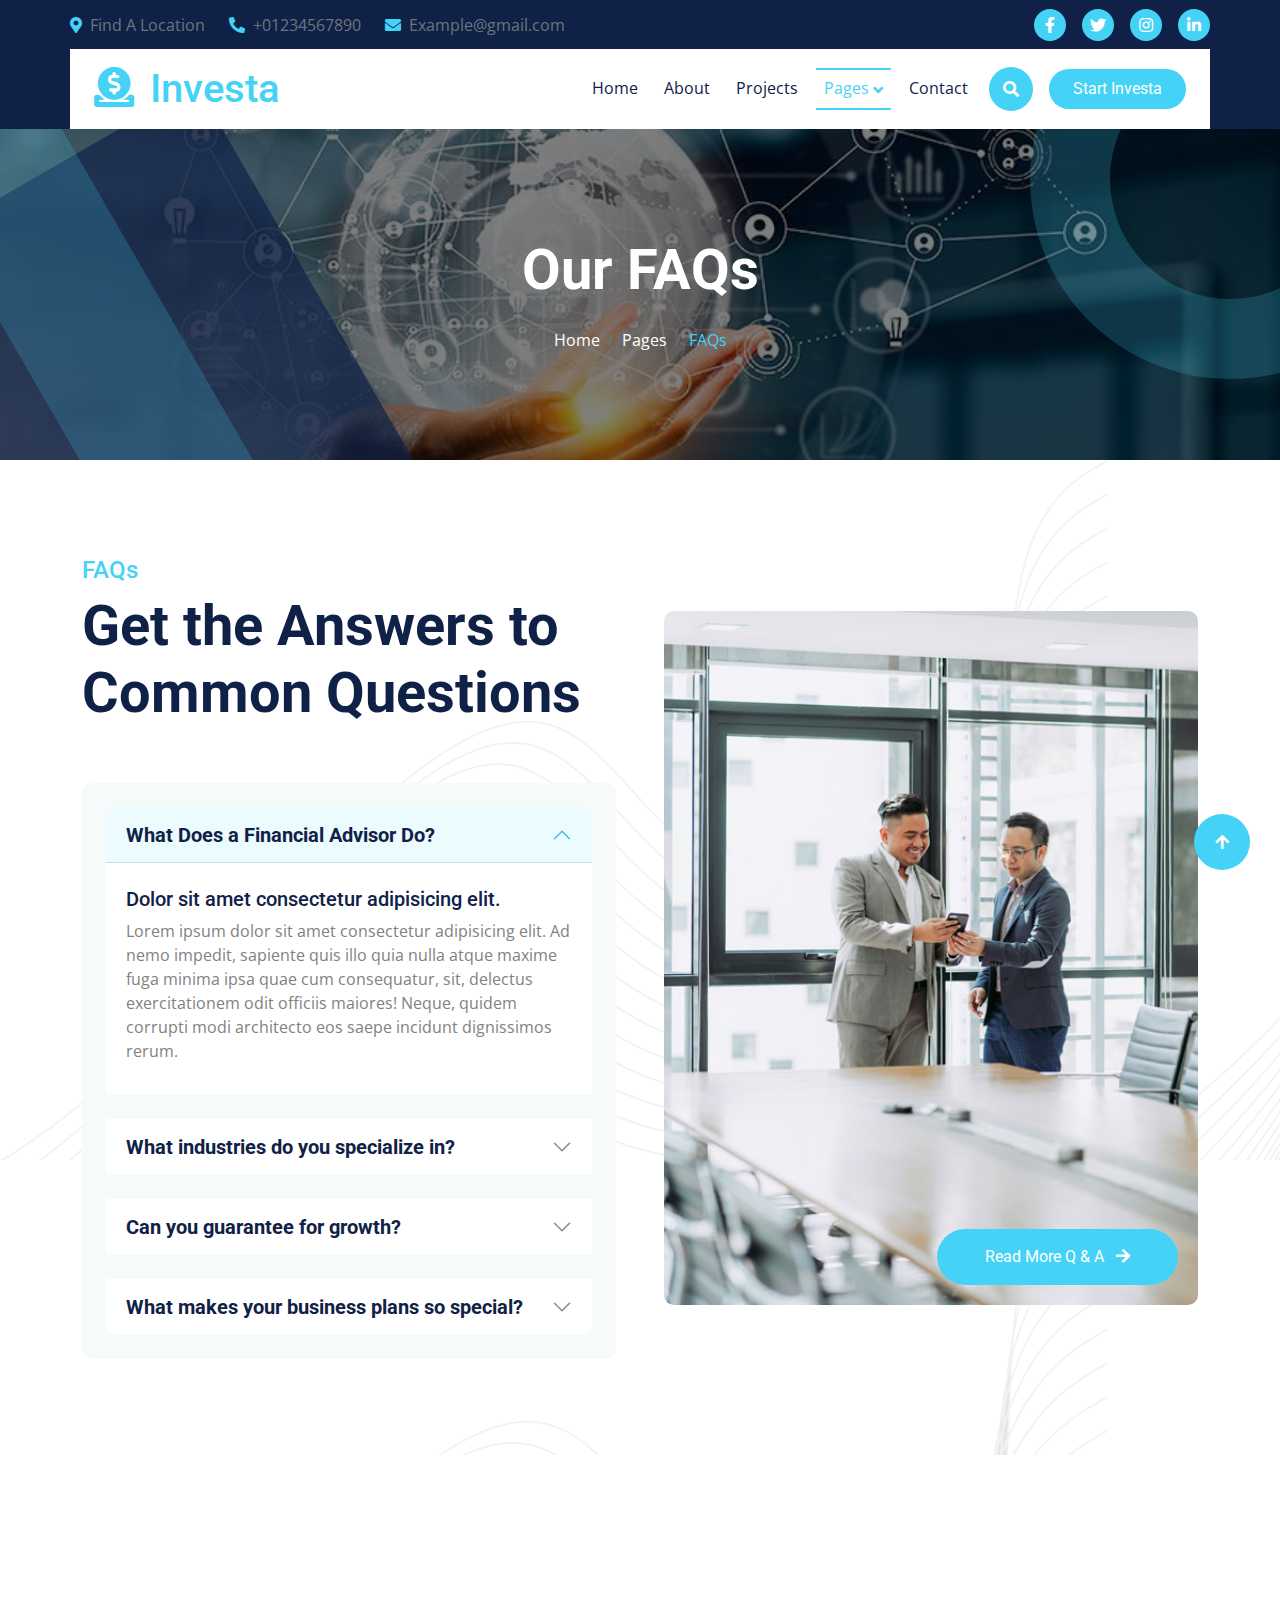
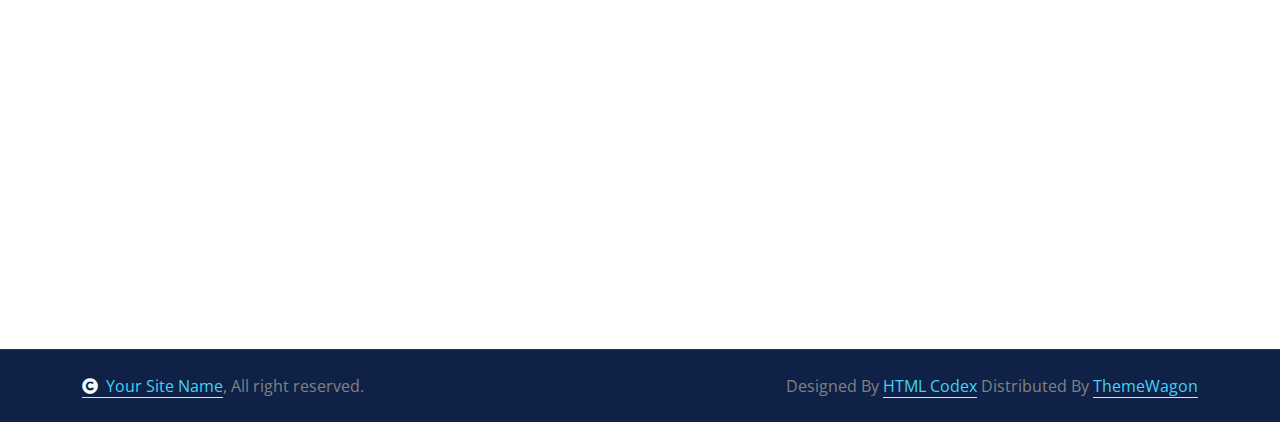
<file: faqs.html>
<!DOCTYPE html>
<html lang="en">

    <head>
        <meta charset="utf-8">
        <title>Investa - Investment Website Template</title>
        <meta content="width=device-width, initial-scale=1.0" name="viewport">
        <meta content="" name="keywords">
        <meta content="" name="description">

        <!-- Google Web Fonts -->
        <link rel="preconnect" href="https://fonts.googleapis.com">
        <link rel="preconnect" href="https://fonts.gstatic.com" crossorigin>
        <link href="https://fonts.googleapis.com/css2?family=Open+Sans:wght@400;500;600;700&family=Roboto:wght@400;500;700&display=swap" rel="stylesheet"> 

        <!-- Icon Font Stylesheet -->
        <link rel="stylesheet" href="https://use.fontawesome.com/releases/v5.15.4/css/all.css"/>
        <link href="https://cdn.jsdelivr.net/npm/bootstrap-icons@1.4.1/font/bootstrap-icons.css" rel="stylesheet">

        <!-- Libraries Stylesheet -->
        <link rel="stylesheet" href="https://cdnjs.cloudflare.com/ajax/libs/animate.css/4.1.1/animate.min.css"/>
        <link href="lib/animate/animate.min.css" rel="stylesheet">
        <link href="lib/owlcarousel/assets/owl.carousel.min.css" rel="stylesheet">
        <link href="lib/lightbox/css/lightbox.min.css" rel="stylesheet">


        <!-- Customized Bootstrap Stylesheet -->
        <link href="css/bootstrap.min.css" rel="stylesheet">

        <!-- Template Stylesheet -->
        <link href="css/style.css" rel="stylesheet">
    </head>

    <body>

        <!-- Spinner Start -->
        <div id="spinner" class="show bg-white position-fixed translate-middle w-100 vh-100 top-50 start-50 d-flex align-items-center justify-content-center">
            <div class="spinner-border text-primary" style="width: 3rem; height: 3rem;" role="status">
                <span class="sr-only">Loading...</span>
            </div>
        </div>
        <!-- Spinner End -->


        <!-- Topbar Start -->
        <div class="container-fluid topbar px-0 d-none d-lg-block">
            <div class="container px-0">
                <div class="row gx-0 align-items-center" style="height: 45px;">
                    <div class="col-lg-8 text-center text-lg-start mb-lg-0">
                        <div class="d-flex flex-wrap">
                            <a href="#" class="text-muted me-4"><i class="fas fa-map-marker-alt text-primary me-2"></i>Find A Location</a>
                            <a href="#" class="text-muted me-4"><i class="fas fa-phone-alt text-primary me-2"></i>+01234567890</a>
                            <a href="#" class="text-muted me-0"><i class="fas fa-envelope text-primary me-2"></i>Example@gmail.com</a>
                        </div>
                    </div>
                    <div class="col-lg-4 text-center text-lg-end">
                        <div class="d-flex align-items-center justify-content-end">
                            <a href="#" class="btn btn-primary btn-square rounded-circle nav-fill me-3"><i class="fab fa-facebook-f text-white"></i></a>
                            <a href="#" class="btn btn-primary btn-square rounded-circle nav-fill me-3"><i class="fab fa-twitter text-white"></i></a>
                            <a href="#" class="btn btn-primary btn-square rounded-circle nav-fill me-3"><i class="fab fa-instagram text-white"></i></a>
                            <a href="#" class="btn btn-primary btn-square rounded-circle nav-fill me-0"><i class="fab fa-linkedin-in text-white"></i></a>
                        </div>
                    </div>
                </div>
            </div>
        </div>
        <!-- Topbar End -->


        <!-- Navbar & Hero Start -->
        <div class="container-fluid sticky-top px-0">
            <div class="position-absolute bg-dark" style="left: 0; top: 0; width: 100%; height: 100%;">
            </div>
            <div class="container px-0">
                <nav class="navbar navbar-expand-lg navbar-dark bg-white py-3 px-4">
                    <a href="index.html" class="navbar-brand p-0">
                        <h1 class="text-primary m-0"><i class="fas fa-donate me-3"></i>Investa</h1>
                        <!-- <img src="img/logo.png" alt="Logo"> -->
                    </a>
                    <button class="navbar-toggler" type="button" data-bs-toggle="collapse" data-bs-target="#navbarCollapse">
                        <span class="fa fa-bars"></span>
                    </button>
                    <div class="collapse navbar-collapse" id="navbarCollapse">
                        <div class="navbar-nav ms-auto py-0">
                            <a href="index.html" class="nav-item nav-link">Home</a>
                            <a href="about.html" class="nav-item nav-link">About</a>
                            <a href="project.html" class="nav-item nav-link">Projects</a>
                            <div class="nav-item dropdown active">
                                <a href="#" class="nav-link dropdown-toggle active" data-bs-toggle="dropdown">Pages</a>
                                <div class="dropdown-menu m-0">
                                    <a href="blog.html" class="dropdown-item">Our Blog</a>
                                    <a href="team.html" class="dropdown-item">Our Team</a>
                                    <a href="testimonial.html" class="dropdown-item">Testimonial</a>
                                    <a href="faqs.html" class="dropdown-item active">FAQs</a>
                                    <a href="404.html" class="dropdown-item">404 Page</a>
                                </div>
                            </div>
                            <a href="contact.html" class="nav-item nav-link">Contact</a>
                        </div>
                        <div class="d-flex align-items-center flex-nowrap pt-xl-0">
                            <button class="btn btn-primary btn-md-square mx-2" data-bs-toggle="modal" data-bs-target="#searchModal"><i class="fas fa-search"></i></button>
                            <a href="#" class="btn btn-primary rounded-pill text-white py-2 px-4 ms-2 flex-wrap flex-sm-shrink-0">Start Investa</a>
                        </div>
                    </div>
                </nav>
            </div>
        </div>
        <!-- Navbar & Hero End -->

        <!-- Modal Search Start -->
        <div class="modal fade" id="searchModal" tabindex="-1" aria-labelledby="exampleModalLabel" aria-hidden="true">
            <div class="modal-dialog modal-fullscreen">
                <div class="modal-content rounded-0">
                    <div class="modal-header">
                        <h4 class="modal-title mb-0" id="exampleModalLabel">Search by keyword</h4>
                        <button type="button" class="btn-close" data-bs-dismiss="modal" aria-label="Close"></button>
                    </div>
                    <div class="modal-body d-flex align-items-center">
                        <div class="input-group w-75 mx-auto d-flex">
                            <input type="search" class="form-control p-3" placeholder="keywords" aria-describedby="search-icon-1">
                            <span id="search-icon-1" class="input-group-text p-3"><i class="fa fa-search"></i></span>
                        </div>
                    </div>
                </div>
            </div>
        </div>
        <!-- Modal Search End -->

        <!-- Header Start -->
        <div class="container-fluid bg-breadcrumb">
            <div class="bg-breadcrumb-single"></div>
            <div class="container text-center py-5" style="max-width: 900px;">
                <h4 class="text-white display-4 mb-4 wow fadeInDown" data-wow-delay="0.1s">Our FAQs</h4>
                <ol class="breadcrumb justify-content-center mb-0 wow fadeInDown" data-wow-delay="0.3s">
                    <li class="breadcrumb-item"><a href="index.html">Home</a></li>
                    <li class="breadcrumb-item"><a href="#">Pages</a></li>
                    <li class="breadcrumb-item active text-primary">FAQs</li>
                </ol>    
            </div>
        </div>
        <!-- Header End -->

        <!-- FAQs Start -->
        <div class="container-fluid faq py-5">
            <div class="container py-5">
                <div class="row g-5 align-items-center">
                    <div class="col-lg-6 wow fadeInLeft" data-wow-delay="0.1s">
                        <div class="pb-5">
                            <h4 class="text-primary">FAQs</h4>
                            <h1 class="display-4">Get the Answers to Common Questions</h1>
                        </div>
                       <div class="accordion bg-light rounded p-4" id="accordionExample">
                            <div class="accordion-item border-0 mb-4">
                                <h2 class="accordion-header" id="headingOne">
                                    <button class="accordion-button text-dark fs-5 fw-bold rounded-top" type="button" data-bs-toggle="collapse" data-bs-target="#collapseOne" aria-expanded="true" aria-controls="collapseTOne">
                                        What Does a Financial Advisor Do?
                                    </button>
                                </h2>
                                <div id="collapseOne" class="accordion-collapse collapse show" aria-labelledby="headingOne" data-bs-parent="#accordionExample">
                                    <div class="accordion-body my-2">
                                        <h5>Dolor sit amet consectetur adipisicing elit.</h5>
                                        <p>Lorem ipsum dolor sit amet consectetur adipisicing elit. Ad nemo impedit, sapiente quis illo quia nulla atque maxime fuga minima ipsa quae cum consequatur, sit, delectus exercitationem odit officiis maiores! Neque, quidem corrupti modi architecto eos saepe incidunt dignissimos rerum.</p>
                                    </div>
                                </div>
                            </div>
                            <div class="accordion-item border-0 mb-4">
                                <h2 class="accordion-header" id="headingTwo">
                                    <button class="accordion-button collapsed text-dark fs-5 fw-bold rounded-top" type="button" data-bs-toggle="collapse" data-bs-target="#collapseTwo" aria-expanded="false" aria-controls="collapseTwo">
                                        What industries do you specialize in? 
                                    </button>
                                </h2>
                                <div id="collapseTwo" class="accordion-collapse collapse" aria-labelledby="headingTwo" data-bs-parent="#accordionExample">
                                    <div class="accordion-body my-2">
                                        <h5>Dolor sit amet consectetur adipisicing elit.</h5>
                                        <p>Lorem ipsum dolor sit amet consectetur adipisicing elit. Ad nemo impedit, sapiente quis illo quia nulla atque maxime fuga minima ipsa quae cum consequatur, sit, delectus exercitationem odit officiis maiores! Neque, quidem corrupti modi architecto eos saepe incidunt dignissimos rerum.</p>
                                    </div>
                                </div>
                            </div>
                            <div class="accordion-item border-0 mb-4">
                                <h2 class="accordion-header" id="headingThree">
                                    <button class="accordion-button collapsed text-dark fs-5 fw-bold rounded-top" type="button" data-bs-toggle="collapse" data-bs-target="#collapseThree" aria-expanded="false" aria-controls="collapseThree">
                                        Can you guarantee for growth?
                                    </button>
                                </h2>
                                <div id="collapseThree" class="accordion-collapse collapse" aria-labelledby="headingThree" data-bs-parent="#accordionExample">
                                    <div class="accordion-body my-2">
                                        <h5>Dolor sit amet consectetur adipisicing elit.</h5>
                                        <p>Lorem ipsum dolor sit amet consectetur adipisicing elit. Ad nemo impedit, sapiente quis illo quia nulla atque maxime fuga minima ipsa quae cum consequatur, sit, delectus exercitationem odit officiis maiores! Neque, quidem corrupti modi architecto eos saepe incidunt dignissimos rerum.</p>
                                    </div>
                                </div>
                            </div>
                            <div class="accordion-item border-0 mb-0">
                                <h2 class="accordion-header" id="headingFour">
                                    <button class="accordion-button collapsed text-dark fs-5 fw-bold rounded-top" type="button" data-bs-toggle="collapse" data-bs-target="#collapseFour" aria-expanded="false" aria-controls="collapseFour">
                                        What makes your business plans so special?
                                    </button>
                                </h2>
                                <div id="collapseFour" class="accordion-collapse collapse" aria-labelledby="headingFour" data-bs-parent="#accordionExample">
                                    <div class="accordion-body my-2">
                                        <h5>Dolor sit amet consectetur adipisicing elit.</h5>
                                        <p>Lorem ipsum dolor sit amet consectetur adipisicing elit. Ad nemo impedit, sapiente quis illo quia nulla atque maxime fuga minima ipsa quae cum consequatur, sit, delectus exercitationem odit officiis maiores! Neque, quidem corrupti modi architecto eos saepe incidunt dignissimos rerum.</p>
                                    </div>
                                </div>
                            </div>
                       </div>
                    </div>
                    <div class="col-lg-6 wow fadeInRight" data-wow-delay="0.3s">
                        <div class="faq-img RotateMoveRight rounded">
                            <img src="img/faq-img.jpg" class="img-fluid rounded w-100" alt="Image">
                            <a class="faq-btn btn btn-primary rounded-pill text-white py-3 px-5" href="#">Read More Q & A <i class="fas fa-arrow-right ms-2"></i></a>
                        </div>
                    </div>
                </div>
            </div>
        </div>
        <!-- FAQs End -->

        <!-- Footer Start -->
        <div class="container-fluid footer py-5 wow fadeIn" data-wow-delay="0.2s">
            <div class="container py-5">
                <div class="row g-5">
                    <div class="col-md-6 col-lg-6 col-xl-3">
                        <div class="footer-item d-flex flex-column">
                            <div class="footer-item">
                                <h4 class="text-white mb-4">Newsletter</h4>
                                <p class="mb-3">Dolor amet sit justo amet elitr clita ipsum elitr est.Lorem ipsum dolor sit amet, consectetur adipiscing elit consectetur adipiscing elit.</p>
                                <div class="position-relative mx-auto rounded-pill">
                                    <input class="form-control rounded-pill w-100 py-3 ps-4 pe-5" type="text" placeholder="Enter your email">
                                    <button type="button" class="btn btn-primary rounded-pill position-absolute top-0 end-0 py-2 mt-2 me-2">SignUp</button>
                                </div>
                            </div>
                        </div>
                    </div>
                    <div class="col-md-6 col-lg-6 col-xl-3">
                        <div class="footer-item d-flex flex-column">
                            <h4 class="text-white mb-4">Explore</h4>
                            <a href="#"><i class="fas fa-angle-right me-2"></i> Home</a>
                            <a href="#"><i class="fas fa-angle-right me-2"></i> About Us</a>
                            <a href="#"><i class="fas fa-angle-right me-2"></i> Latest Projects</a>
                            <a href="#"><i class="fas fa-angle-right me-2"></i> testimonial</a>
                            <a href="#"><i class="fas fa-angle-right me-2"></i> Our Team</a>
                            <a href="#"><i class="fas fa-angle-right me-2"></i> Contact Us</a>
                        </div>
                    </div>
                    <div class="col-md-6 col-lg-6 col-xl-3">
                        <div class="footer-item d-flex flex-column">
                            <h4 class="text-white mb-4">Contact Info</h4>
                            <a href=""><i class="fa fa-map-marker-alt me-2"></i> 123 Street, New York, USA</a>
                            <a href=""><i class="fas fa-envelope me-2"></i> info@example.com</a>
                            <a href=""><i class="fas fa-envelope me-2"></i> info@example.com</a>
                            <a href=""><i class="fas fa-phone me-2"></i> +012 345 67890</a>
                            <a href="" class="mb-3"><i class="fas fa-print me-2"></i> +012 345 67890</a>
                            <div class="d-flex align-items-center">
                                <a class="btn btn-light btn-md-square me-2" href=""><i class="fab fa-facebook-f"></i></a>
                                <a class="btn btn-light btn-md-square me-2" href=""><i class="fab fa-twitter"></i></a>
                                <a class="btn btn-light btn-md-square me-2" href=""><i class="fab fa-instagram"></i></a>
                                <a class="btn btn-light btn-md-square me-0" href=""><i class="fab fa-linkedin-in"></i></a>
                            </div>
                        </div>
                    </div>
                    <div class="col-md-6 col-lg-6 col-xl-3">
                        <div class="footer-item-post d-flex flex-column">
                            <h4 class="text-white mb-4">Popular Post</h4>
                            <div class="d-flex flex-column mb-3">
                                <p class="text-uppercase text-primary mb-2">Investment</p>
                                <a href="#" class="text-body">Revisiting Your Investment & Distribution Goals</a>
                            </div>
                            <div class="d-flex flex-column mb-3">
                                <p class="text-uppercase text-primary mb-2">Business</p>
                                <a href="#" class="text-body">Dimensional Fund Advisors Interview with Director</a>
                            </div>
                            <div class="footer-btn text-start">
                                <a href="#" class="btn btn-light rounded-pill px-4">View All Post <i class="fa fa-arrow-right ms-1"></i></a>
                            </div>
                        </div>
                    </div>
                </div>
            </div>
        </div>
        <!-- Footer End -->

        
        <!-- Copyright Start -->
        <div class="container-fluid copyright py-4">
            <div class="container">
                <div class="row g-4 align-items-center">
                    <div class="col-md-6 text-center text-md-start mb-md-0">
                        <span class="text-body"><a href="#" class="border-bottom text-primary"><i class="fas fa-copyright text-light me-2"></i>Your Site Name</a>, All right reserved.</span>
                    </div>
                    <div class="col-md-6 text-center text-md-end text-body">
                        <!--/*** This template is free as long as you keep the below author’s credit link/attribution link/backlink. ***/-->
                        <!--/*** If you'd like to use the template without the below author’s credit link/attribution link/backlink, ***/-->
                        <!--/*** you can purchase the Credit Removal License from "https://htmlcodex.com/credit-removal". ***/-->
                        Designed By <a class="border-bottom text-primary" href="https://htmlcodex.com">HTML Codex</a> Distributed By <a class="border-bottom text-primary" href="https://themewagon.com">ThemeWagon</a>
                    </div>
                </div>
            </div>
        </div>
        <!-- Copyright End -->


        <!-- Back to Top -->
        <a href="#" class="btn btn-primary btn-lg-square back-to-top"><i class="fa fa-arrow-up"></i></a>   

        
    <!-- JavaScript Libraries -->
    <script src="https://ajax.googleapis.com/ajax/libs/jquery/3.6.4/jquery.min.js"></script>
    <script src="https://cdn.jsdelivr.net/npm/bootstrap@5.0.0/dist/js/bootstrap.bundle.min.js"></script>
    <script src="lib/wow/wow.min.js"></script>
    <script src="lib/easing/easing.min.js"></script>
    <script src="lib/waypoints/waypoints.min.js"></script>
    <script src="lib/counterup/counterup.min.js"></script>
    <script src="lib/owlcarousel/owl.carousel.min.js"></script>
    <script src="lib/lightbox/js/lightbox.min.js"></script>
    

    <!-- Template Javascript -->
    <script src="js/main.js"></script>
    </body>

</html>
</file>
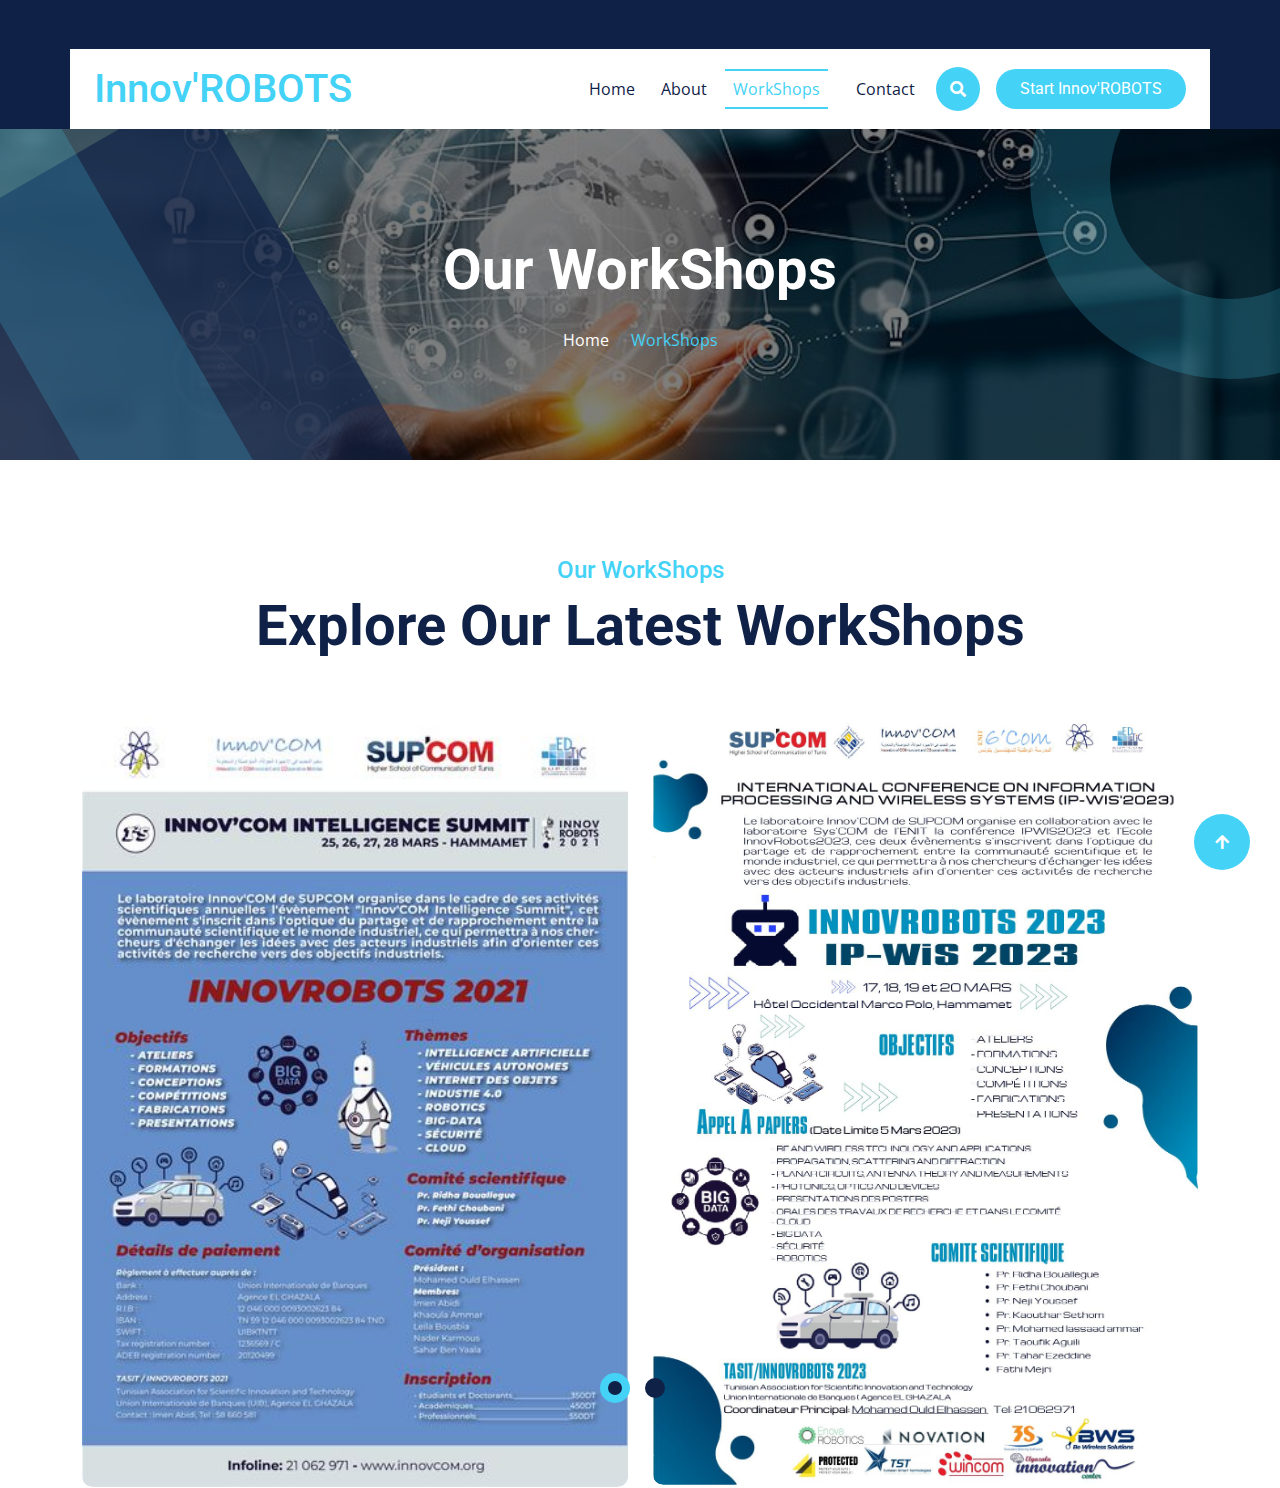
<file: project.html>
<!DOCTYPE html>
<html lang="en">

    <head>
        <meta charset="utf-8">
        <title>Innov'ROBOTS</title>
        <meta content="width=device-width, initial-scale=1.0" name="viewport">
        <meta content="" name="keywords">
        <meta content="" name="description">

        <!-- Google Web Fonts -->
        <link rel="preconnect" href="https://fonts.googleapis.com">
        <link rel="preconnect" href="https://fonts.gstatic.com" crossorigin>
        <link href="https://fonts.googleapis.com/css2?family=Open+Sans:wght@400;500;600;700&family=Roboto:wght@400;500;700&display=swap" rel="stylesheet"> 

        <!-- Icon Font Stylesheet -->
        <link rel="stylesheet" href="https://use.fontawesome.com/releases/v5.15.4/css/all.css"/>
        <link href="https://cdn.jsdelivr.net/npm/bootstrap-icons@1.4.1/font/bootstrap-icons.css" rel="stylesheet">

        <!-- Libraries Stylesheet -->
        <link rel="stylesheet" href="https://cdnjs.cloudflare.com/ajax/libs/animate.css/4.1.1/animate.min.css"/>
        <link href="lib/animate/animate.min.css" rel="stylesheet">
        <link href="lib/owlcarousel/assets/owl.carousel.min.css" rel="stylesheet">
        <link href="lib/lightbox/css/lightbox.min.css" rel="stylesheet">


        <!-- Customized Bootstrap Stylesheet -->
        <link href="css/bootstrap.min.css" rel="stylesheet">

        <!-- Template Stylesheet -->
        <link href="css/style.css" rel="stylesheet">
    </head>

    <body>

        <!-- Spinner Start -->
        <div id="spinner" class="show bg-white position-fixed translate-middle w-100 vh-100 top-50 start-50 d-flex align-items-center justify-content-center">
            <div class="spinner-border text-primary" style="width: 3rem; height: 3rem;" role="status">
                <span class="sr-only">Loading...</span>
            </div>
        </div>
        <!-- Spinner End -->


        <!-- Topbar Start -->
        <div class="container-fluid topbar px-0 d-none d-lg-block">
            <div class="container px-0">
                <div class="row gx-0 align-items-center" style="height: 45px;">
                    <div class="col-lg-8 text-center text-lg-start mb-lg-0">
                       
                    </div>
                    <div class="col-lg-4 text-center text-lg-end">
                    
                    </div>
                </div>
            </div>
        </div>
        <!-- Topbar End -->


        <!-- Navbar & Hero Start -->
        <div class="container-fluid sticky-top px-0">
            <div class="position-absolute bg-dark" style="left: 0; top: 0; width: 100%; height: 100%;">
            </div>
            <div class="container px-0">
                <nav class="navbar navbar-expand-lg navbar-dark bg-white py-3 px-4">
                    <a href="index.html" class="navbar-brand p-0">
                        <h1 class="text-primary m-0">Innov'ROBOTS</h1>
                        <!-- <img src="img/logo.png" alt="Logo"> -->
                    </a>
                    <button class="navbar-toggler" type="button" data-bs-toggle="collapse" data-bs-target="#navbarCollapse">
                        <span class="fa fa-bars"></span>
                    </button>
                    <div class="collapse navbar-collapse" id="navbarCollapse">
                        <div class="navbar-nav ms-auto py-0">
                            <a href="index.html" class="nav-item nav-link">Home</a>
                            <a href="about.html" class="nav-item nav-link">About</a>
                            <a href="project.html" class="nav-item nav-link active">WorkShops</a>
                            <div class="nav-item dropdown">
                             
                            </div>
                            <a href="contact.html" class="nav-item nav-link">Contact</a>
                        </div>
                        <div class="d-flex align-items-center flex-nowrap pt-xl-0">
                            <button class="btn btn-primary btn-md-square mx-2" data-bs-toggle="modal" data-bs-target="#searchModal"><i class="fas fa-search"></i></button>
                            <a href="#" class="btn btn-primary rounded-pill text-white py-2 px-4 ms-2 flex-wrap flex-sm-shrink-0">Start Innov'ROBOTS
                            </a>
                        </div>
                    </div>
                </nav>
            </div>
        </div>
        <!-- Navbar & Hero End -->

        <!-- Modal Search Start -->
        <div class="modal fade" id="searchModal" tabindex="-1" aria-labelledby="exampleModalLabel" aria-hidden="true">
            <div class="modal-dialog modal-fullscreen">
                <div class="modal-content rounded-0">
                    <div class="modal-header">
                        <h4 class="modal-title mb-0" id="exampleModalLabel">Search by keyword</h4>
                        <button type="button" class="btn-close" data-bs-dismiss="modal" aria-label="Close"></button>
                    </div>
                    <div class="modal-body d-flex align-items-center">
                        <div class="input-group w-75 mx-auto d-flex">
                            <input type="search" class="form-control p-3" placeholder="keywords" aria-describedby="search-icon-1">
                            <span id="search-icon-1" class="input-group-text p-3"><i class="fa fa-search"></i></span>
                        </div>
                    </div>
                </div>
            </div>
        </div>
        <!-- Modal Search End -->

        <!-- Header Start -->
        <div class="container-fluid bg-breadcrumb">
            <div class="bg-breadcrumb-single"></div>
            <div class="container text-center py-5" style="max-width: 900px;">
                <h4 class="text-white display-4 mb-4 wow fadeInDown" data-wow-delay="0.1s">Our WorkShops</h4>
                <ol class="breadcrumb justify-content-center mb-0 wow fadeInDown" data-wow-delay="0.3s">
                    <li class="breadcrumb-item"><a href="index.html">Home</a></li>
                    <li class="breadcrumb-item active text-primary">WorkShops</li>
                </ol>    
            </div>
        </div>
        <!-- Header End -->

    <!-- Project Start -->
<div class="container-fluid project pt-5">
    <div class="container pt-5">
        <div class="text-center mx-auto pb-5 wow fadeInUp" data-wow-delay="0.1s" style="max-width: 800px;">
            <h4 class="text-primary">Our WorkShops</h4>
            <h1 class="display-4">Explore Our Latest WorkShops</h1>
        </div>
        <div class="project-carousel owl-carousel wow fadeInUp" data-wow-delay="0.1s">
            <div class="project-item h-100 wow fadeInUp" data-wow-delay="0.1s">
                <div class="project-img">
                    <img src="img/workshops0.jpg" class="img-fluid w-100 rounded" alt="Image">
                </div>
            </div>
            <div class="project-item h-100 wow fadeInUp" data-wow-delay="0.3s">
                <div class="project-img">
                    <img src="img/workshops1.jpg" class="img-fluid w-100 rounded" alt="Image">
                </div>
            </div>
            <div class="project-item h-100 wow fadeInUp" data-wow-delay="0.3s">
                <div class="project-img">
                    <img src="img/workshops2.jpg" class="img-fluid w-100 rounded" alt="Image">
                </div>
            </div>
        </div>
    </div>
</div>
<!-- Project End -->

                 
        <!-- Project End -->

        
       

        
      


        <!-- Back to Top -->
        <a href="#" class="btn btn-primary btn-lg-square back-to-top"><i class="fa fa-arrow-up"></i></a>   

        
    <!-- JavaScript Libraries -->
    <script src="https://ajax.googleapis.com/ajax/libs/jquery/3.6.4/jquery.min.js"></script>
    <script src="https://cdn.jsdelivr.net/npm/bootstrap@5.0.0/dist/js/bootstrap.bundle.min.js"></script>
    <script src="lib/wow/wow.min.js"></script>
    <script src="lib/easing/easing.min.js"></script>
    <script src="lib/waypoints/waypoints.min.js"></script>
    <script src="lib/counterup/counterup.min.js"></script>
    <script src="lib/owlcarousel/owl.carousel.min.js"></script>
    <script src="lib/lightbox/js/lightbox.min.js"></script>
    

    <!-- Template Javascript -->
    <script src="js/main.js"></script>
    </body>

</html>
</file>
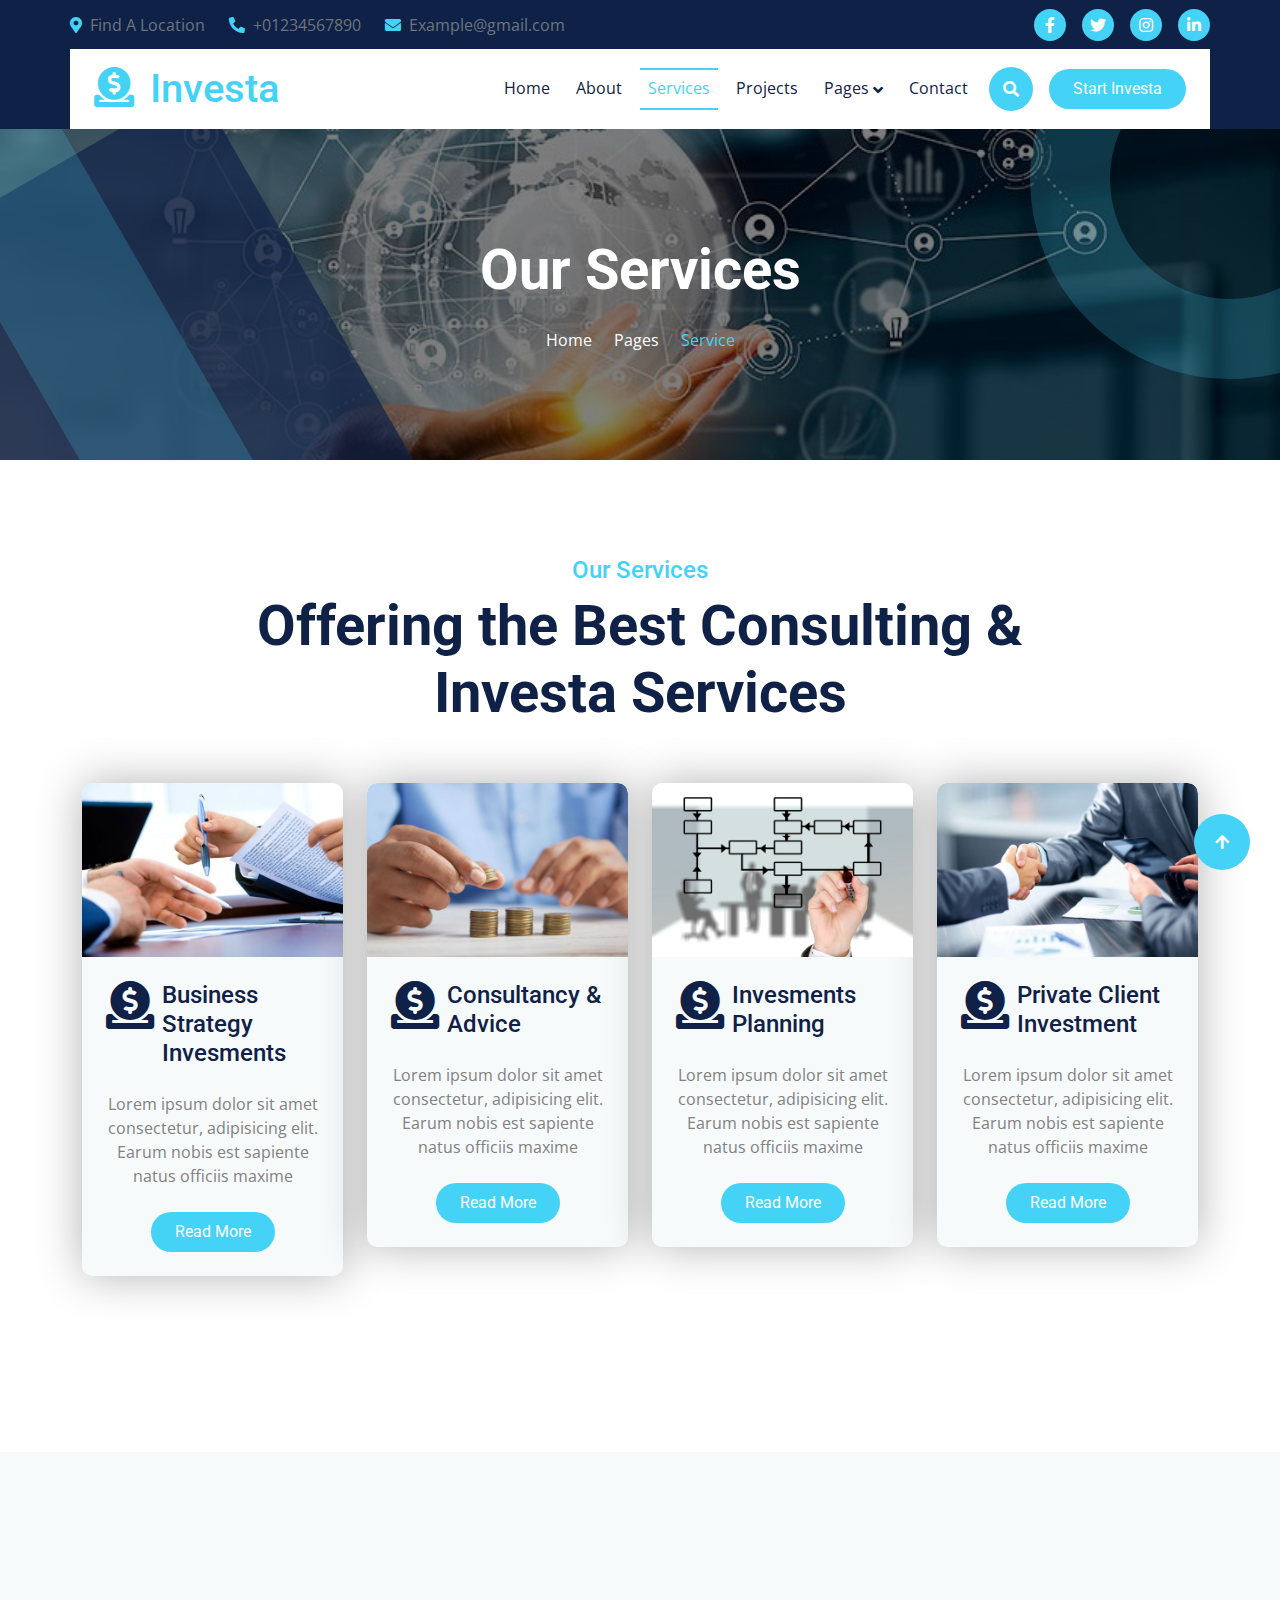
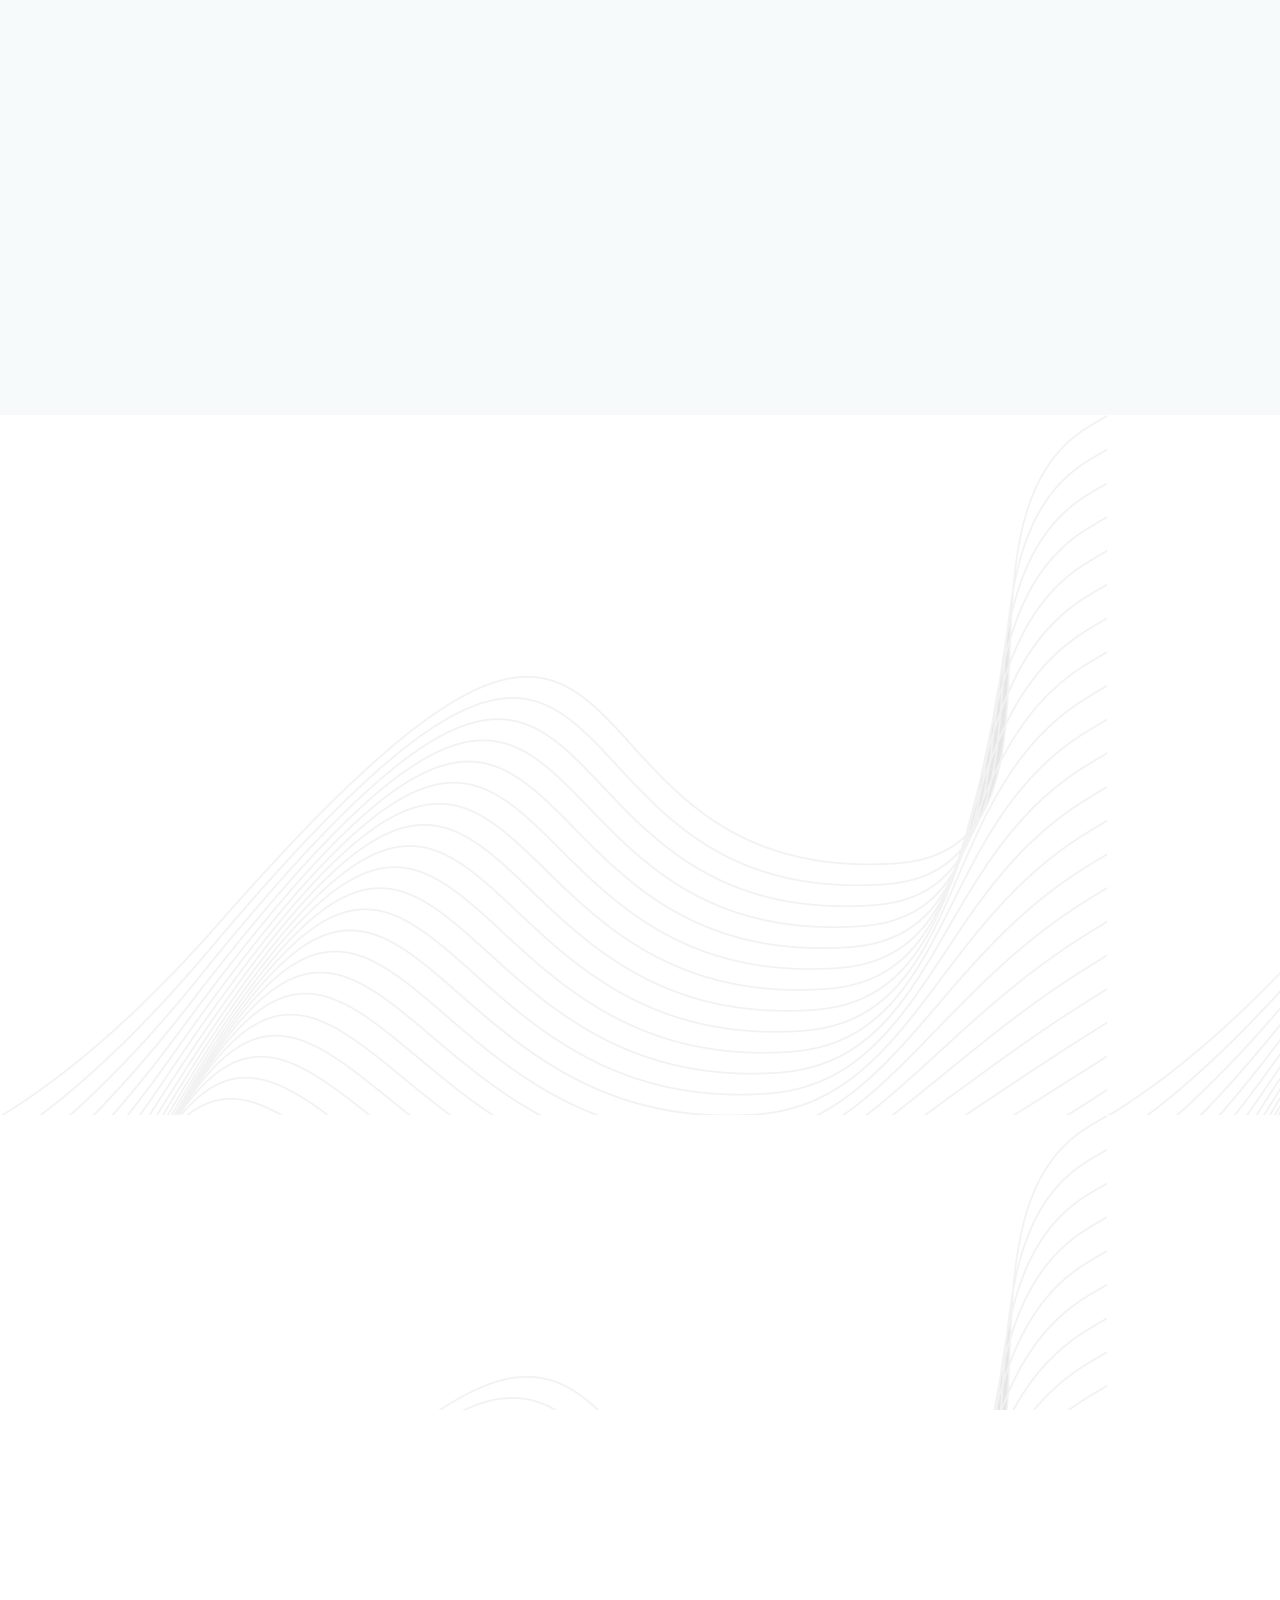
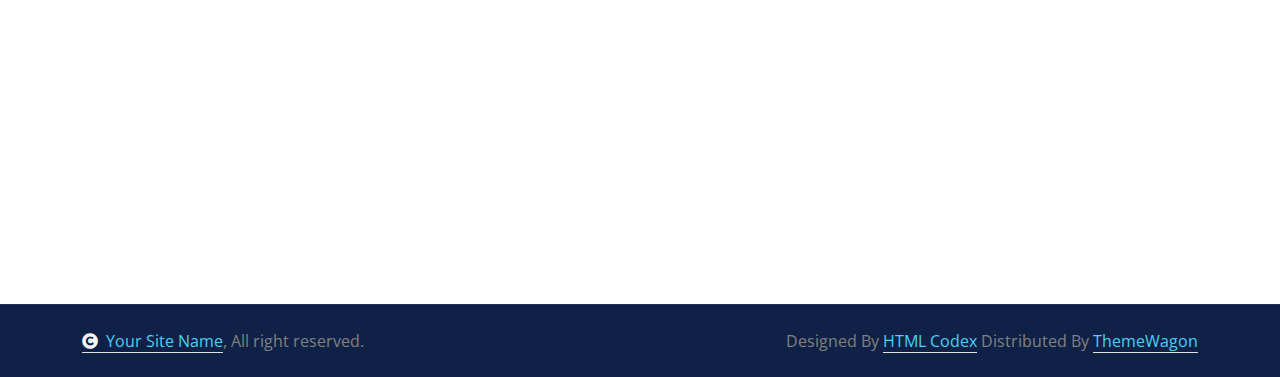
<file: service.html>
<!DOCTYPE html>
<html lang="en">

    <head>
        <meta charset="utf-8">
        <title>Investa - Investment Website Template</title>
        <meta content="width=device-width, initial-scale=1.0" name="viewport">
        <meta content="" name="keywords">
        <meta content="" name="description">

        <!-- Google Web Fonts -->
        <link rel="preconnect" href="https://fonts.googleapis.com">
        <link rel="preconnect" href="https://fonts.gstatic.com" crossorigin>
        <link href="https://fonts.googleapis.com/css2?family=Open+Sans:wght@400;500;600;700&family=Roboto:wght@400;500;700&display=swap" rel="stylesheet"> 

        <!-- Icon Font Stylesheet -->
        <link rel="stylesheet" href="https://use.fontawesome.com/releases/v5.15.4/css/all.css"/>
        <link href="https://cdn.jsdelivr.net/npm/bootstrap-icons@1.4.1/font/bootstrap-icons.css" rel="stylesheet">

        <!-- Libraries Stylesheet -->
        <link rel="stylesheet" href="https://cdnjs.cloudflare.com/ajax/libs/animate.css/4.1.1/animate.min.css"/>
        <link href="lib/animate/animate.min.css" rel="stylesheet">
        <link href="lib/owlcarousel/assets/owl.carousel.min.css" rel="stylesheet">
        <link href="lib/lightbox/css/lightbox.min.css" rel="stylesheet">


        <!-- Customized Bootstrap Stylesheet -->
        <link href="css/bootstrap.min.css" rel="stylesheet">

        <!-- Template Stylesheet -->
        <link href="css/style.css" rel="stylesheet">
    </head>

    <body>

        <!-- Spinner Start -->
        <div id="spinner" class="show bg-white position-fixed translate-middle w-100 vh-100 top-50 start-50 d-flex align-items-center justify-content-center">
            <div class="spinner-border text-primary" style="width: 3rem; height: 3rem;" role="status">
                <span class="sr-only">Loading...</span>
            </div>
        </div>
        <!-- Spinner End -->


        <!-- Topbar Start -->
        <div class="container-fluid topbar px-0 d-none d-lg-block">
            <div class="container px-0">
                <div class="row gx-0 align-items-center" style="height: 45px;">
                    <div class="col-lg-8 text-center text-lg-start mb-lg-0">
                        <div class="d-flex flex-wrap">
                            <a href="#" class="text-muted me-4"><i class="fas fa-map-marker-alt text-primary me-2"></i>Find A Location</a>
                            <a href="#" class="text-muted me-4"><i class="fas fa-phone-alt text-primary me-2"></i>+01234567890</a>
                            <a href="#" class="text-muted me-0"><i class="fas fa-envelope text-primary me-2"></i>Example@gmail.com</a>
                        </div>
                    </div>
                    <div class="col-lg-4 text-center text-lg-end">
                        <div class="d-flex align-items-center justify-content-end">
                            <a href="#" class="btn btn-primary btn-square rounded-circle nav-fill me-3"><i class="fab fa-facebook-f text-white"></i></a>
                            <a href="#" class="btn btn-primary btn-square rounded-circle nav-fill me-3"><i class="fab fa-twitter text-white"></i></a>
                            <a href="#" class="btn btn-primary btn-square rounded-circle nav-fill me-3"><i class="fab fa-instagram text-white"></i></a>
                            <a href="#" class="btn btn-primary btn-square rounded-circle nav-fill me-0"><i class="fab fa-linkedin-in text-white"></i></a>
                        </div>
                    </div>
                </div>
            </div>
        </div>
        <!-- Topbar End -->


        <!-- Navbar & Hero Start -->
        <div class="container-fluid sticky-top px-0">
            <div class="position-absolute bg-dark" style="left: 0; top: 0; width: 100%; height: 100%;">
            </div>
            <div class="container px-0">
                <nav class="navbar navbar-expand-lg navbar-dark bg-white py-3 px-4">
                    <a href="index.html" class="navbar-brand p-0">
                        <h1 class="text-primary m-0"><i class="fas fa-donate me-3"></i>Investa</h1>
                        <!-- <img src="img/logo.png" alt="Logo"> -->
                    </a>
                    <button class="navbar-toggler" type="button" data-bs-toggle="collapse" data-bs-target="#navbarCollapse">
                        <span class="fa fa-bars"></span>
                    </button>
                    <div class="collapse navbar-collapse" id="navbarCollapse">
                        <div class="navbar-nav ms-auto py-0">
                            <a href="index.html" class="nav-item nav-link">Home</a>
                            <a href="about.html" class="nav-item nav-link">About</a>
                            <a href="service.html" class="nav-item nav-link active">Services</a>
                            <a href="project.html" class="nav-item nav-link">Projects</a>
                            <div class="nav-item dropdown">
                                <a href="#" class="nav-link dropdown-toggle" data-bs-toggle="dropdown">Pages</a>
                                <div class="dropdown-menu m-0">
                                    <a href="blog.html" class="dropdown-item">Our Blog</a>
                                    <a href="team.html" class="dropdown-item">Our Team</a>
                                    <a href="testimonial.html" class="dropdown-item">Testimonial</a>
                                    <a href="faqs.html" class="dropdown-item">FAQs</a>
                                    <a href="404.html" class="dropdown-item">404 Page</a>
                                </div>
                            </div>
                            <a href="contact.html" class="nav-item nav-link">Contact</a>
                        </div>
                        <div class="d-flex align-items-center flex-nowrap pt-xl-0">
                            <button class="btn btn-primary btn-md-square mx-2" data-bs-toggle="modal" data-bs-target="#searchModal"><i class="fas fa-search"></i></button>
                            <a href="#" class="btn btn-primary rounded-pill text-white py-2 px-4 ms-2 flex-wrap flex-sm-shrink-0">Start Investa</a>
                        </div>
                    </div>
                </nav>
            </div>
        </div>
        <!-- Navbar & Hero End -->

        <!-- Modal Search Start -->
        <div class="modal fade" id="searchModal" tabindex="-1" aria-labelledby="exampleModalLabel" aria-hidden="true">
            <div class="modal-dialog modal-fullscreen">
                <div class="modal-content rounded-0">
                    <div class="modal-header">
                        <h4 class="modal-title mb-0" id="exampleModalLabel">Search by keyword</h4>
                        <button type="button" class="btn-close" data-bs-dismiss="modal" aria-label="Close"></button>
                    </div>
                    <div class="modal-body d-flex align-items-center">
                        <div class="input-group w-75 mx-auto d-flex">
                            <input type="search" class="form-control p-3" placeholder="keywords" aria-describedby="search-icon-1">
                            <span id="search-icon-1" class="input-group-text p-3"><i class="fa fa-search"></i></span>
                        </div>
                    </div>
                </div>
            </div>
        </div>
        <!-- Modal Search End -->

        <!-- Header Start -->
        <div class="container-fluid bg-breadcrumb">
            <div class="bg-breadcrumb-single"></div>
            <div class="container text-center py-5" style="max-width: 900px;">
                <h4 class="text-white display-4 mb-4 wow fadeInDown" data-wow-delay="0.1s">Our Services</h4>
                <ol class="breadcrumb justify-content-center mb-0 wow fadeInDown" data-wow-delay="0.3s">
                    <li class="breadcrumb-item"><a href="index.html">Home</a></li>
                    <li class="breadcrumb-item"><a href="#">Pages</a></li>
                    <li class="breadcrumb-item active text-primary">Service</li>
                </ol>    
            </div>
        </div>
        <!-- Header End -->

        <!-- Services Start -->
        <div class="container-fluid service py-5">
            <div class="container py-5">
                <div class="text-center mx-auto pb-5 wow fadeInUp" data-wow-delay="0.1s" style="max-width: 800px;">
                    <h4 class="text-primary">Our Services</h4>
                    <h1 class="display-4"> Offering the Best Consulting & Investa Services</h1>
                </div>
                <div class="row g-4 justify-content-center text-center">
                    <div class="col-md-6 col-lg-4 col-xl-3 wow fadeInUp" data-wow-delay="0.1s">
                        <div class="service-item bg-light rounded">
                            <div class="service-img">
                                <img src="img/service-1.jpg" class="img-fluid w-100 rounded-top" alt="">
                            </div>
                            <div class="service-content text-center p-4">
                                <div class="service-content-inner">
                                    <a href="#" class="h4 mb-4 d-inline-flex text-start"><i class="fas fa-donate fa-2x me-2"></i> Business Strategy Invesments</a>
                                    <p class="mb-4">Lorem ipsum dolor sit amet consectetur, adipisicing elit. Earum nobis est sapiente natus officiis maxime
                                    </p>
                                    <a class="btn btn-light rounded-pill py-2 px-4" href="#">Read More</a>
                                </div>
                            </div>
                        </div>
                    </div>
                    <div class="col-md-6 col-lg-4 col-xl-3 wow fadeInUp" data-wow-delay="0.3s">
                        <div class="service-item bg-light rounded">
                            <div class="service-img">
                                <img src="img/service-2.jpg" class="img-fluid w-100 rounded-top" alt="">
                            </div>
                            <div class="service-content text-center p-4">
                                <div class="service-content-inner">
                                    <a href="#" class="h4 mb-4 d-inline-flex text-start"><i class="fas fa-donate fa-2x me-2"></i> Consultancy & Advice</a>
                                    <p class="mb-4">Lorem ipsum dolor sit amet consectetur, adipisicing elit. Earum nobis est sapiente natus officiis maxime
                                    </p>
                                    <a class="btn btn-light rounded-pill py-2 px-4" href="#">Read More</a>
                                </div>
                            </div>
                        </div>
                    </div>
                    <div class="col-md-6 col-lg-4 col-xl-3 wow fadeInUp" data-wow-delay="0.5s">
                        <div class="service-item bg-light rounded">
                            <div class="service-img">
                                <img src="img/service-4.jpg" class="img-fluid w-100 rounded-top" alt="">
                            </div>
                            <div class="service-content text-center p-4">
                                <div class="service-content-inner">
                                    <a href="#" class="h4 mb-4 d-inline-flex text-start"><i class="fas fa-donate fa-2x me-2"></i> Invesments Planning</a>
                                    <p class="mb-4">Lorem ipsum dolor sit amet consectetur, adipisicing elit. Earum nobis est sapiente natus officiis maxime
                                    </p>
                                    <a class="btn btn-light rounded-pill py-2 px-4" href="#">Read More</a>
                                </div>
                            </div>
                        </div>
                    </div>
                    <div class="col-md-6 col-lg-4 col-xl-3 wow fadeInUp" data-wow-delay="0.7s">
                        <div class="service-item bg-light rounded">
                            <div class="service-img">
                                <img src="img/service-3.jpg" class="img-fluid w-100 rounded-top" alt="">
                            </div>
                            <div class="service-content text-center p-4">
                                <div class="service-content-inner">
                                    <a href="#" class="h4 mb-4 d-inline-flex text-start"><i class="fas fa-donate fa-2x me-2"></i> Private Client Investment</a>
                                    <p class="mb-4">Lorem ipsum dolor sit amet consectetur, adipisicing elit. Earum nobis est sapiente natus officiis maxime
                                    </p>
                                    <a class="btn btn-light rounded-pill py-2 px-4" href="#">Read More</a>
                                </div>
                            </div>
                        </div>
                    </div>
                    <div class="col-12">
                        <a class="btn btn-primary rounded-pill py-3 px-5 wow fadeInUp" data-wow-delay="0.1s" href="#">Services More</a>
                    </div>
                </div>
            </div>
        </div>
        <!-- Services End -->

        <!-- Testimonial Start -->
        <div class="container-fluid testimonial bg-light py-5">
            <div class="container py-5">
                <div class="row g-4 align-items-center">
                    <div class="col-xl-4 wow fadeInLeft" data-wow-delay="0.1s">
                        <div class="h-100 rounded">
                            <h4 class="text-primary">Our Feedbacks </h4>
                            <h1 class="display-4 mb-4">Clients are Talking</h1>
                            <p class="mb-4">Lorem ipsum dolor sit amet consectetur adipisicing elit. Harum atque soluta unde itaque. Consequatur quam odit blanditiis harum veritatis porro.</p>
                            <a class="btn btn-primary rounded-pill text-white py-3 px-5" href="#">Read All Reviews <i class="fas fa-arrow-right ms-2"></i></a>
                        </div>
                    </div>
                    <div class="col-xl-8">
                        <div class="testimonial-carousel owl-carousel wow fadeInUp" data-wow-delay="0.1s">
                            <div class="testimonial-item bg-white rounded p-4 wow fadeInUp" data-wow-delay="0.3s">
                                <div class="d-flex">
                                    <div><i class="fas fa-quote-left fa-3x text-dark me-3"></i></div>
                                    <p class="mt-4">Lorem ipsum dolor sit, amet consectetur adipisicing elit. Magnam eos impedit eveniet dolorem culpa ullam incidunt vero quo recusandae nemo? Molestiae doloribus iure,
                                    </p>
                                </div>
                                <div class="d-flex justify-content-end">
                                    <div class="my-auto text-end">
                                        <h5>Person Name</h5>
                                        <p class="mb-0">Profession</p>
                                    </div>
                                    <div class="bg-white rounded-circle ms-3">
                                        <img src="img/testimonial-1.jpg" class="rounded-circle p-2" style="width: 80px; height: 80px; border: 1px solid; border-color: var(--bs-primary);" alt="">
                                    </div>
                                </div>
                            </div>
                            <div class="testimonial-item bg-white rounded p-4 wow fadeInUp" data-wow-delay="0.5s">
                                <div class="d-flex">
                                    <div><i class="fas fa-quote-left fa-3x text-dark me-3"></i></div>
                                    <p class="mt-4">Lorem ipsum dolor sit, amet consectetur adipisicing elit. Magnam eos impedit eveniet dolorem culpa ullam incidunt vero quo recusandae nemo? Molestiae doloribus iure,
                                    </p>
                                </div>
                                <div class="d-flex justify-content-end">
                                    <div class="my-auto text-end">
                                        <h5>Person Name</h5>
                                        <p class="mb-0">Profession</p>
                                    </div>
                                    <div class="bg-white rounded-circle ms-3">
                                        <img src="img/testimonial-2.jpg" class="rounded-circle p-2" style="width: 80px; height: 80px; border: 1px solid; border-color: var(--bs-primary);" alt="">
                                    </div>
                                </div>
                            </div>
                            <div class="testimonial-item bg-white rounded p-4 wow fadeInUp" data-wow-delay="0.7s">
                                <div class="d-flex">
                                    <div><i class="fas fa-quote-left fa-3x text-dark me-3"></i></div>
                                    <p class="mt-4">Lorem ipsum dolor sit, amet consectetur adipisicing elit. Magnam eos impedit eveniet dolorem culpa ullam incidunt vero quo recusandae nemo? Molestiae doloribus iure,
                                    </p>
                                </div>
                                <div class="d-flex justify-content-end">
                                    <div class="my-auto text-end">
                                        <h5>Person Name</h5>
                                        <p class="mb-0">Profession</p>
                                    </div>
                                    <div class="bg-white rounded-circle ms-3">
                                        <img src="img/testimonial-3.jpg" class="rounded-circle p-2" style="width: 80px; height: 80px; border: 1px solid; border-color: var(--bs-primary);" alt="">
                                    </div>
                                </div>
                            </div>
                        </div>
                    </div>
                </div>
            </div>
        </div>
        <!-- Testimonial End -->


        <!-- FAQ Start -->
        <div class="container-fluid faq py-5">
            <div class="container py-5">
                <div class="row g-5 align-items-center">
                    <div class="col-lg-6 wow fadeInLeft" data-wow-delay="0.1s">
                        <div class="pb-5">
                            <h4 class="text-primary">FAQs</h4>
                            <h1 class="display-4">Get the Answers to Common Questions</h1>
                        </div>
                       <div class="accordion bg-light rounded p-4" id="accordionExample">
                            <div class="accordion-item border-0 mb-4">
                                <h2 class="accordion-header" id="headingOne">
                                    <button class="accordion-button text-dark fs-5 fw-bold rounded-top" type="button" data-bs-toggle="collapse" data-bs-target="#collapseOne" aria-expanded="true" aria-controls="collapseTOne">
                                        What Does a Financial Advisor Do?
                                    </button>
                                </h2>
                                <div id="collapseOne" class="accordion-collapse collapse show" aria-labelledby="headingOne" data-bs-parent="#accordionExample">
                                    <div class="accordion-body my-2">
                                        <h5>Dolor sit amet consectetur adipisicing elit.</h5>
                                        <p>Lorem ipsum dolor sit amet consectetur adipisicing elit. Ad nemo impedit, sapiente quis illo quia nulla atque maxime fuga minima ipsa quae cum consequatur, sit, delectus exercitationem odit officiis maiores! Neque, quidem corrupti modi architecto eos saepe incidunt dignissimos rerum.</p>
                                    </div>
                                </div>
                            </div>
                            <div class="accordion-item border-0 mb-4">
                                <h2 class="accordion-header" id="headingTwo">
                                    <button class="accordion-button collapsed text-dark fs-5 fw-bold rounded-top" type="button" data-bs-toggle="collapse" data-bs-target="#collapseTwo" aria-expanded="false" aria-controls="collapseTwo">
                                        What industries do you specialize in? 
                                    </button>
                                </h2>
                                <div id="collapseTwo" class="accordion-collapse collapse" aria-labelledby="headingTwo" data-bs-parent="#accordionExample">
                                    <div class="accordion-body my-2">
                                        <h5>Dolor sit amet consectetur adipisicing elit.</h5>
                                        <p>Lorem ipsum dolor sit amet consectetur adipisicing elit. Ad nemo impedit, sapiente quis illo quia nulla atque maxime fuga minima ipsa quae cum consequatur, sit, delectus exercitationem odit officiis maiores! Neque, quidem corrupti modi architecto eos saepe incidunt dignissimos rerum.</p>
                                    </div>
                                </div>
                            </div>
                            <div class="accordion-item border-0 mb-4">
                                <h2 class="accordion-header" id="headingThree">
                                    <button class="accordion-button collapsed text-dark fs-5 fw-bold rounded-top" type="button" data-bs-toggle="collapse" data-bs-target="#collapseThree" aria-expanded="false" aria-controls="collapseThree">
                                        Can you guarantee for growth?
                                    </button>
                                </h2>
                                <div id="collapseThree" class="accordion-collapse collapse" aria-labelledby="headingThree" data-bs-parent="#accordionExample">
                                    <div class="accordion-body my-2">
                                        <h5>Dolor sit amet consectetur adipisicing elit.</h5>
                                        <p>Lorem ipsum dolor sit amet consectetur adipisicing elit. Ad nemo impedit, sapiente quis illo quia nulla atque maxime fuga minima ipsa quae cum consequatur, sit, delectus exercitationem odit officiis maiores! Neque, quidem corrupti modi architecto eos saepe incidunt dignissimos rerum.</p>
                                    </div>
                                </div>
                            </div>
                            <div class="accordion-item border-0 mb-0">
                                <h2 class="accordion-header" id="headingFour">
                                    <button class="accordion-button collapsed text-dark fs-5 fw-bold rounded-top" type="button" data-bs-toggle="collapse" data-bs-target="#collapseFour" aria-expanded="false" aria-controls="collapseFour">
                                        What makes your business plans so special?
                                    </button>
                                </h2>
                                <div id="collapseFour" class="accordion-collapse collapse" aria-labelledby="headingFour" data-bs-parent="#accordionExample">
                                    <div class="accordion-body my-2">
                                        <h5>Dolor sit amet consectetur adipisicing elit.</h5>
                                        <p>Lorem ipsum dolor sit amet consectetur adipisicing elit. Ad nemo impedit, sapiente quis illo quia nulla atque maxime fuga minima ipsa quae cum consequatur, sit, delectus exercitationem odit officiis maiores! Neque, quidem corrupti modi architecto eos saepe incidunt dignissimos rerum.</p>
                                    </div>
                                </div>
                            </div>
                       </div>
                    </div>
                    <div class="col-lg-6 wow fadeInRight" data-wow-delay="0.3s">
                        <div class="faq-img RotateMoveRight rounded">
                            <img src="img/faq-img.jpg" class="img-fluid rounded w-100" alt="Image">
                            <a class="faq-btn btn btn-primary rounded-pill text-white py-3 px-5" href="#">Read More Q & A <i class="fas fa-arrow-right ms-2"></i></a>
                        </div>
                    </div>
                </div>
            </div>
        </div>
        <!-- FAQ End -->

        <!-- Footer Start -->
        <div class="container-fluid footer py-5 wow fadeIn" data-wow-delay="0.2s">
            <div class="container py-5">
                <div class="row g-5">
                    <div class="col-md-6 col-lg-6 col-xl-3">
                        <div class="footer-item d-flex flex-column">
                            <div class="footer-item">
                                <h4 class="text-white mb-4">Newsletter</h4>
                                <p class="mb-3">Dolor amet sit justo amet elitr clita ipsum elitr est.Lorem ipsum dolor sit amet, consectetur adipiscing elit consectetur adipiscing elit.</p>
                                <div class="position-relative mx-auto rounded-pill">
                                    <input class="form-control rounded-pill w-100 py-3 ps-4 pe-5" type="text" placeholder="Enter your email">
                                    <button type="button" class="btn btn-primary rounded-pill position-absolute top-0 end-0 py-2 mt-2 me-2">SignUp</button>
                                </div>
                            </div>
                        </div>
                    </div>
                    <div class="col-md-6 col-lg-6 col-xl-3">
                        <div class="footer-item d-flex flex-column">
                            <h4 class="text-white mb-4">Explore</h4>
                            <a href="#"><i class="fas fa-angle-right me-2"></i> Home</a>
                            <a href="#"><i class="fas fa-angle-right me-2"></i> Services</a>
                            <a href="#"><i class="fas fa-angle-right me-2"></i> About Us</a>
                            <a href="#"><i class="fas fa-angle-right me-2"></i> Latest Projects</a>
                            <a href="#"><i class="fas fa-angle-right me-2"></i> testimonial</a>
                            <a href="#"><i class="fas fa-angle-right me-2"></i> Our Team</a>
                            <a href="#"><i class="fas fa-angle-right me-2"></i> Contact Us</a>
                        </div>
                    </div>
                    <div class="col-md-6 col-lg-6 col-xl-3">
                        <div class="footer-item d-flex flex-column">
                            <h4 class="text-white mb-4">Contact Info</h4>
                            <a href=""><i class="fa fa-map-marker-alt me-2"></i> 123 Street, New York, USA</a>
                            <a href=""><i class="fas fa-envelope me-2"></i> info@example.com</a>
                            <a href=""><i class="fas fa-envelope me-2"></i> info@example.com</a>
                            <a href=""><i class="fas fa-phone me-2"></i> +012 345 67890</a>
                            <a href="" class="mb-3"><i class="fas fa-print me-2"></i> +012 345 67890</a>
                            <div class="d-flex align-items-center">
                                <a class="btn btn-light btn-md-square me-2" href=""><i class="fab fa-facebook-f"></i></a>
                                <a class="btn btn-light btn-md-square me-2" href=""><i class="fab fa-twitter"></i></a>
                                <a class="btn btn-light btn-md-square me-2" href=""><i class="fab fa-instagram"></i></a>
                                <a class="btn btn-light btn-md-square me-0" href=""><i class="fab fa-linkedin-in"></i></a>
                            </div>
                        </div>
                    </div>
                    <div class="col-md-6 col-lg-6 col-xl-3">
                        <div class="footer-item-post d-flex flex-column">
                            <h4 class="text-white mb-4">Popular Post</h4>
                            <div class="d-flex flex-column mb-3">
                                <p class="text-uppercase text-primary mb-2">Investment</p>
                                <a href="#" class="text-body">Revisiting Your Investment & Distribution Goals</a>
                            </div>
                            <div class="d-flex flex-column mb-3">
                                <p class="text-uppercase text-primary mb-2">Business</p>
                                <a href="#" class="text-body">Dimensional Fund Advisors Interview with Director</a>
                            </div>
                            <div class="footer-btn text-start">
                                <a href="#" class="btn btn-light rounded-pill px-4">View All Post <i class="fa fa-arrow-right ms-1"></i></a>
                            </div>
                        </div>
                    </div>
                </div>
            </div>
        </div>
        <!-- Footer End -->

        
        <!-- Copyright Start -->
        <div class="container-fluid copyright py-4">
            <div class="container">
                <div class="row g-4 align-items-center">
                    <div class="col-md-6 text-center text-md-start mb-md-0">
                        <span class="text-body"><a href="#" class="border-bottom text-primary"><i class="fas fa-copyright text-light me-2"></i>Your Site Name</a>, All right reserved.</span>
                    </div>
                    <div class="col-md-6 text-center text-md-end text-body">
                        <!--/*** This template is free as long as you keep the below author’s credit link/attribution link/backlink. ***/-->
                        <!--/*** If you'd like to use the template without the below author’s credit link/attribution link/backlink, ***/-->
                        <!--/*** you can purchase the Credit Removal License from "https://htmlcodex.com/credit-removal". ***/-->
                        Designed By <a class="border-bottom text-primary" href="https://htmlcodex.com">HTML Codex</a> Distributed By <a class="border-bottom text-primary" href="https://themewagon.com">ThemeWagon</a>
                    </div>
                </div>
            </div>
        </div>
        <!-- Copyright End -->


        <!-- Back to Top -->
        <a href="#" class="btn btn-primary btn-lg-square back-to-top"><i class="fa fa-arrow-up"></i></a>   

        
    <!-- JavaScript Libraries -->
    <script src="https://ajax.googleapis.com/ajax/libs/jquery/3.6.4/jquery.min.js"></script>
    <script src="https://cdn.jsdelivr.net/npm/bootstrap@5.0.0/dist/js/bootstrap.bundle.min.js"></script>
    <script src="lib/wow/wow.min.js"></script>
    <script src="lib/easing/easing.min.js"></script>
    <script src="lib/waypoints/waypoints.min.js"></script>
    <script src="lib/counterup/counterup.min.js"></script>
    <script src="lib/owlcarousel/owl.carousel.min.js"></script>
    <script src="lib/lightbox/js/lightbox.min.js"></script>
    

    <!-- Template Javascript -->
    <script src="js/main.js"></script>
    </body>

</html>
</file>
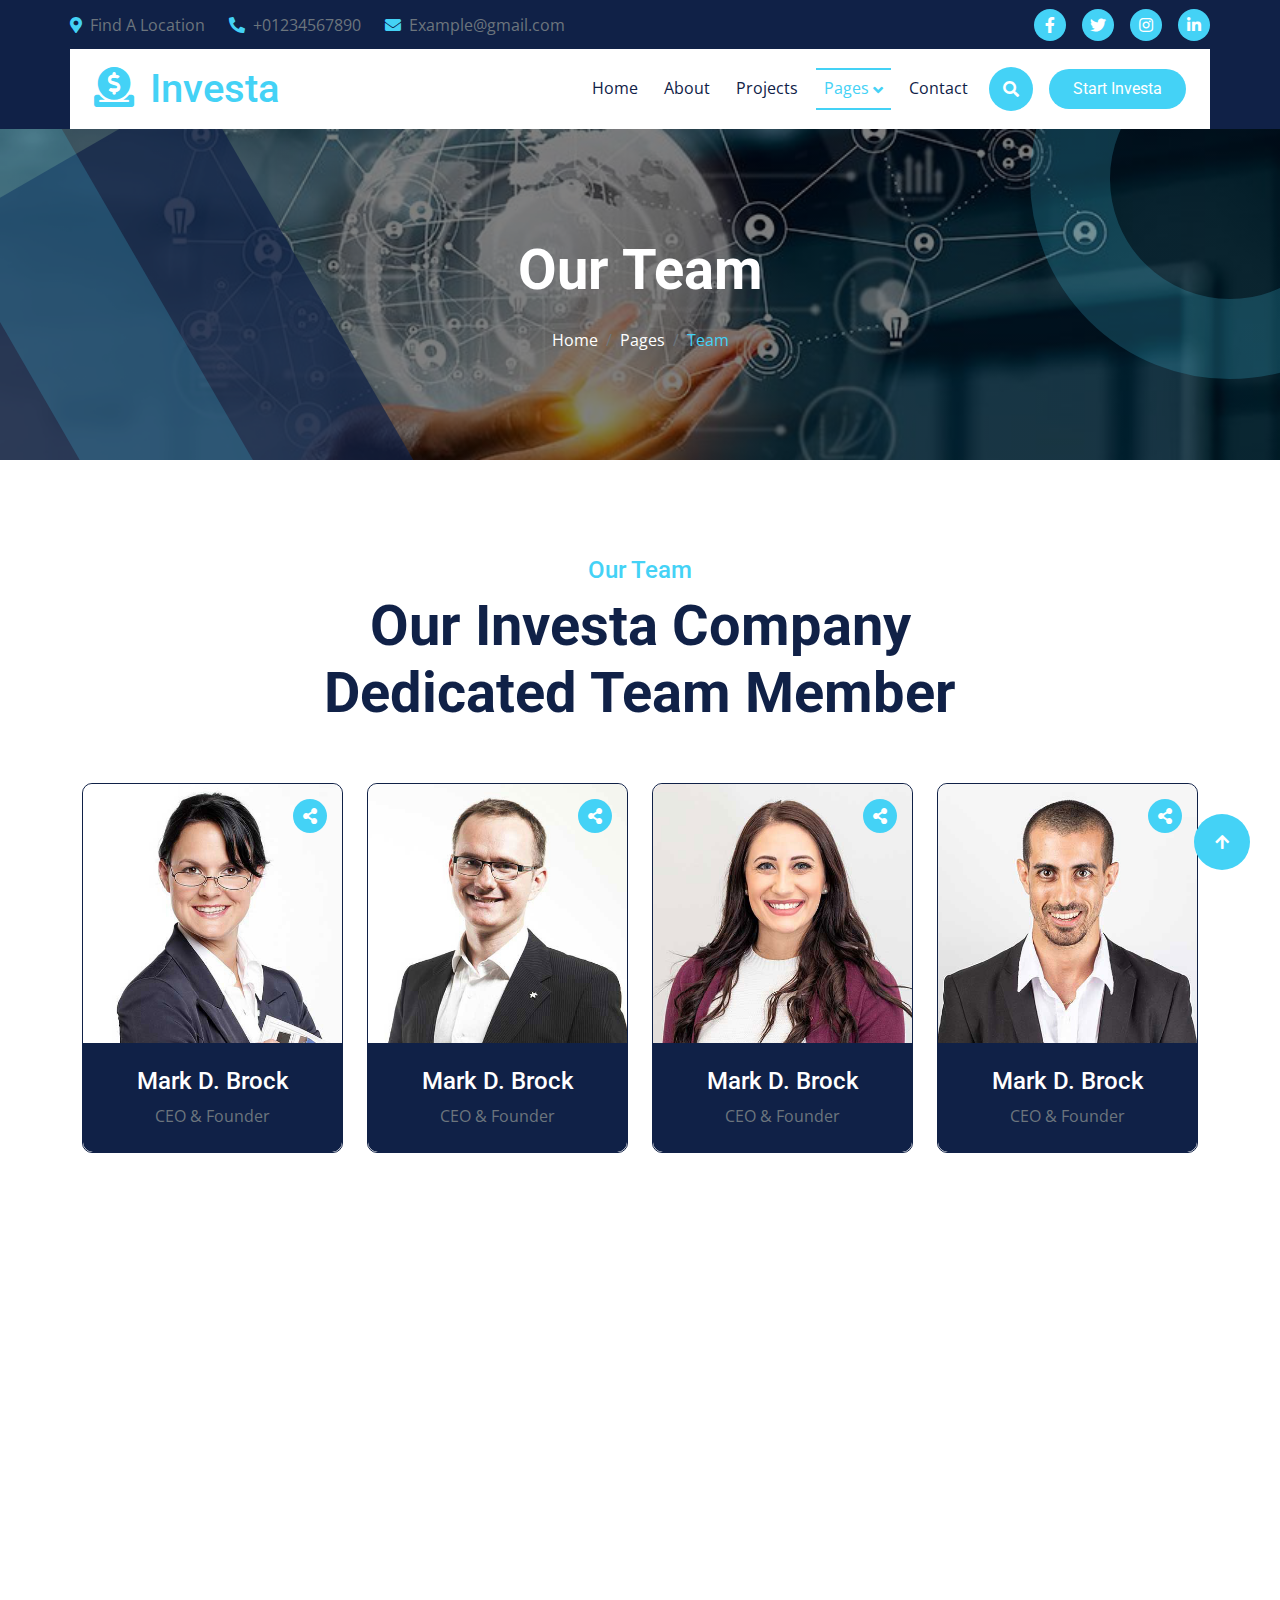
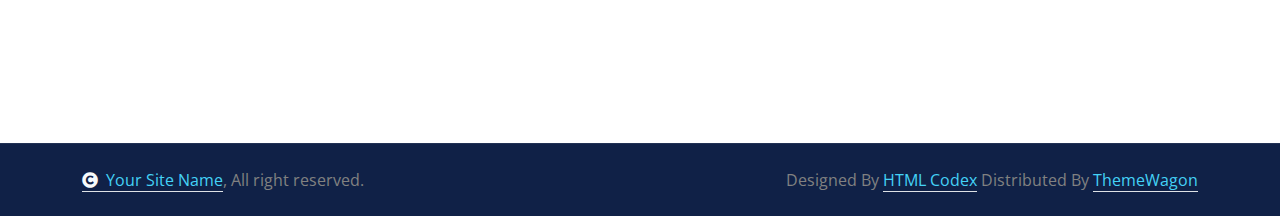
<file: team.html>
<!DOCTYPE html>
<html lang="en">

    <head>
        <meta charset="utf-8">
        <title>Investa - Investment Website Template</title>
        <meta content="width=device-width, initial-scale=1.0" name="viewport">
        <meta content="" name="keywords">
        <meta content="" name="description">

        <!-- Google Web Fonts -->
        <link rel="preconnect" href="https://fonts.googleapis.com">
        <link rel="preconnect" href="https://fonts.gstatic.com" crossorigin>
        <link href="https://fonts.googleapis.com/css2?family=Open+Sans:wght@400;500;600;700&family=Roboto:wght@400;500;700&display=swap" rel="stylesheet"> 

        <!-- Icon Font Stylesheet -->
        <link rel="stylesheet" href="https://use.fontawesome.com/releases/v5.15.4/css/all.css"/>
        <link href="https://cdn.jsdelivr.net/npm/bootstrap-icons@1.4.1/font/bootstrap-icons.css" rel="stylesheet">

        <!-- Libraries Stylesheet -->
        <link rel="stylesheet" href="https://cdnjs.cloudflare.com/ajax/libs/animate.css/4.1.1/animate.min.css"/>
        <link href="lib/animate/animate.min.css" rel="stylesheet">
        <link href="lib/owlcarousel/assets/owl.carousel.min.css" rel="stylesheet">
        <link href="lib/lightbox/css/lightbox.min.css" rel="stylesheet">


        <!-- Customized Bootstrap Stylesheet -->
        <link href="css/bootstrap.min.css" rel="stylesheet">

        <!-- Template Stylesheet -->
        <link href="css/style.css" rel="stylesheet">
    </head>

    <body>

        <!-- Spinner Start -->
        <div id="spinner" class="show bg-white position-fixed translate-middle w-100 vh-100 top-50 start-50 d-flex align-items-center justify-content-center">
            <div class="spinner-border text-primary" style="width: 3rem; height: 3rem;" role="status">
                <span class="sr-only">Loading...</span>
            </div>
        </div>
        <!-- Spinner End -->


        <!-- Topbar Start -->
        <div class="container-fluid topbar px-0 d-none d-lg-block">
            <div class="container px-0">
                <div class="row gx-0 align-items-center" style="height: 45px;">
                    <div class="col-lg-8 text-center text-lg-start mb-lg-0">
                        <div class="d-flex flex-wrap">
                            <a href="#" class="text-muted me-4"><i class="fas fa-map-marker-alt text-primary me-2"></i>Find A Location</a>
                            <a href="#" class="text-muted me-4"><i class="fas fa-phone-alt text-primary me-2"></i>+01234567890</a>
                            <a href="#" class="text-muted me-0"><i class="fas fa-envelope text-primary me-2"></i>Example@gmail.com</a>
                        </div>
                    </div>
                    <div class="col-lg-4 text-center text-lg-end">
                        <div class="d-flex align-items-center justify-content-end">
                            <a href="#" class="btn btn-primary btn-square rounded-circle nav-fill me-3"><i class="fab fa-facebook-f text-white"></i></a>
                            <a href="#" class="btn btn-primary btn-square rounded-circle nav-fill me-3"><i class="fab fa-twitter text-white"></i></a>
                            <a href="#" class="btn btn-primary btn-square rounded-circle nav-fill me-3"><i class="fab fa-instagram text-white"></i></a>
                            <a href="#" class="btn btn-primary btn-square rounded-circle nav-fill me-0"><i class="fab fa-linkedin-in text-white"></i></a>
                        </div>
                    </div>
                </div>
            </div>
        </div>
        <!-- Topbar End -->


        <!-- Navbar & Hero Start -->
        <div class="container-fluid sticky-top px-0">
            <div class="position-absolute bg-dark" style="left: 0; top: 0; width: 100%; height: 100%;">
            </div>
            <div class="container px-0">
                <nav class="navbar navbar-expand-lg navbar-dark bg-white py-3 px-4">
                    <a href="index.html" class="navbar-brand p-0">
                        <h1 class="text-primary m-0"><i class="fas fa-donate me-3"></i>Investa</h1>
                        <!-- <img src="img/logo.png" alt="Logo"> -->
                    </a>
                    <button class="navbar-toggler" type="button" data-bs-toggle="collapse" data-bs-target="#navbarCollapse">
                        <span class="fa fa-bars"></span>
                    </button>
                    <div class="collapse navbar-collapse" id="navbarCollapse">
                        <div class="navbar-nav ms-auto py-0">
                            <a href="index.html" class="nav-item nav-link">Home</a>
                            <a href="about.html" class="nav-item nav-link">About</a>
                            <a href="project.html" class="nav-item nav-link">Projects</a>
                            <div class="nav-item dropdown active">
                                <a href="#" class="nav-link dropdown-toggle active" data-bs-toggle="dropdown">Pages</a>
                                <div class="dropdown-menu m-0">
                                    <a href="blog.html" class="dropdown-item">Our Blog</a>
                                    <a href="team.html" class="dropdown-item active">Our Team</a>
                                    <a href="testimonial.html" class="dropdown-item">Testimonial</a>
                                    <a href="faqs.html" class="dropdown-item">FAQs</a>
                                    <a href="404.html" class="dropdown-item">404 Page</a>
                                </div>
                            </div>
                            <a href="contact.html" class="nav-item nav-link">Contact</a>
                        </div>
                        <div class="d-flex align-items-center flex-nowrap pt-xl-0">
                            <button class="btn btn-primary btn-md-square mx-2" data-bs-toggle="modal" data-bs-target="#searchModal"><i class="fas fa-search"></i></button>
                            <a href="#" class="btn btn-primary rounded-pill text-white py-2 px-4 ms-2 flex-wrap flex-sm-shrink-0">Start Investa</a>
                        </div>
                    </div>
                </nav>
            </div>
        </div>
        <!-- Navbar & Hero End -->

        <!-- Modal Search Start -->
        <div class="modal fade" id="searchModal" tabindex="-1" aria-labelledby="exampleModalLabel" aria-hidden="true">
            <div class="modal-dialog modal-fullscreen">
                <div class="modal-content rounded-0">
                    <div class="modal-header">
                        <h4 class="modal-title mb-0" id="exampleModalLabel">Search by keyword</h4>
                        <button type="button" class="btn-close" data-bs-dismiss="modal" aria-label="Close"></button>
                    </div>
                    <div class="modal-body d-flex align-items-center">
                        <div class="input-group w-75 mx-auto d-flex">
                            <input type="search" class="form-control p-3" placeholder="keywords" aria-describedby="search-icon-1">
                            <span id="search-icon-1" class="input-group-text p-3"><i class="fa fa-search"></i></span>
                        </div>
                    </div>
                </div>
            </div>
        </div>
        <!-- Modal Search End -->

        <!-- Header Start -->
        <div class="container-fluid bg-breadcrumb">
            <div class="bg-breadcrumb-single"></div>
            <div class="container text-center py-5" style="max-width: 900px;">
                <h4 class="text-white display-4 mb-4 wow fadeInDown" data-wow-delay="0.1s">Our Team</h4>
                <ol class="breadcrumb justify-content-center mb-0 wow fadeInDown" data-wow-delay="0.3s">
                    <li class="breadcrumb-item"><a href="index.html">Home</a></li>
                    <li class="breadcrumb-item"><a href="#">Pages</a></li>
                    <li class="breadcrumb-item active text-primary">Team</li>
                </ol>    
            </div>
        </div>
        <!-- Header End -->

        <!-- Team Start -->
        <div class="container-fluid team py-5">
            <div class="container py-5">
                <div class="text-center mx-auto pb-5 wow fadeInUp" data-wow-delay="0.1s" style="max-width: 800px;">
                    <h4 class="text-primary">Our Team</h4>
                    <h1 class="display-4">Our Investa Company Dedicated Team Member</h1>
                </div>
                <div class="row g-4 justify-content-center">
                    <div class="col-sm-6 col-md-6 col-lg-4 col-xl-3 wow fadeInUp" data-wow-delay="0.1s">
                        <div class="team-item rounded">
                            <div class="team-img">
                                <img src="img/team-1.jpg" class="img-fluid w-100 rounded-top" alt="Image">
                                <div class="team-icon">
                                    <a class="btn btn-primary btn-sm-square text-white rounded-circle mb-3" href=""><i class="fas fa-share-alt"></i></a>
                                    <div class="team-icon-share">
                                        <a class="btn btn-primary btn-sm-square text-white rounded-circle mb-3" href=""><i class="fab fa-facebook-f"></i></a>
                                        <a class="btn btn-primary btn-sm-square text-white rounded-circle mb-3" href=""><i class="fab fa-twitter"></i></a>
                                        <a class="btn btn-primary btn-sm-square text-white rounded-circle mb-0" href=""><i class="fab fa-instagram"></i></a>
                                    </div>
                                </div>
                            </div>
                            <div class="team-content bg-dark text-center rounded-bottom p-4">
                                <div class="team-content-inner rounded-bottom">
                                    <h4 class="text-white">Mark D. Brock</h4>
                                    <p class="text-muted mb-0">CEO & Founder</p>
                                </div>
                            </div>
                        </div>
                    </div>
                    <div class="col-sm-6 col-md-6 col-lg-4 col-xl-3 wow fadeInUp" data-wow-delay="0.3s">
                        <div class="team-item rounded">
                            <div class="team-img">
                                <img src="img/team-2.jpg" class="img-fluid w-100 rounded-top" alt="Image">
                                <div class="team-icon">
                                    <a class="btn btn-primary btn-sm-square text-white rounded-circle mb-3" href=""><i class="fas fa-share-alt"></i></a>
                                    <div class="team-icon-share">
                                        <a class="btn btn-primary btn-sm-square text-white rounded-circle mb-3" href=""><i class="fab fa-facebook-f"></i></a>
                                        <a class="btn btn-primary btn-sm-square text-white rounded-circle mb-3" href=""><i class="fab fa-twitter"></i></a>
                                        <a class="btn btn-primary btn-sm-square text-white rounded-circle mb-0" href=""><i class="fab fa-instagram"></i></a>
                                    </div>
                                </div>
                            </div>
                            <div class="team-content bg-dark text-center rounded-bottom p-4">
                                <div class="team-content-inner rounded-bottom">
                                    <h4 class="text-white">Mark D. Brock</h4>
                                    <p class="text-muted mb-0">CEO & Founder</p>
                                </div>
                            </div>
                        </div>
                    </div>
                    <div class="col-sm-6 col-md-6 col-lg-4 col-xl-3 wow fadeInUp" data-wow-delay="0.5s">
                        <div class="team-item rounded">
                            <div class="team-img">
                                <img src="img/team-3.jpg" class="img-fluid w-100 rounded-top" alt="Image">
                                <div class="team-icon">
                                    <a class="btn btn-primary btn-sm-square text-white rounded-circle mb-3" href=""><i class="fas fa-share-alt"></i></a>
                                    <div class="team-icon-share">
                                        <a class="btn btn-primary btn-sm-square text-white rounded-circle mb-3" href=""><i class="fab fa-facebook-f"></i></a>
                                        <a class="btn btn-primary btn-sm-square text-white rounded-circle mb-3" href=""><i class="fab fa-twitter"></i></a>
                                        <a class="btn btn-primary btn-sm-square text-white rounded-circle mb-0" href=""><i class="fab fa-instagram"></i></a>
                                    </div>
                                </div>
                            </div>
                            <div class="team-content bg-dark text-center rounded-bottom p-4">
                                <div class="team-content-inner rounded-bottom">
                                    <h4 class="text-white">Mark D. Brock</h4>
                                    <p class="text-muted mb-0">CEO & Founder</p>
                                </div>
                            </div>
                        </div>
                    </div>
                    <div class="col-sm-6 col-md-6 col-lg-4 col-xl-3 wow fadeInUp" data-wow-delay="0.7s">
                        <div class="team-item rounded">
                            <div class="team-img">
                                <img src="img/team-4.jpg" class="img-fluid w-100 rounded-top" alt="Image">
                                <div class="team-icon">
                                    <a class="btn btn-primary btn-sm-square text-white rounded-circle mb-3" href=""><i class="fas fa-share-alt"></i></a>
                                    <div class="team-icon-share">
                                        <a class="btn btn-primary btn-sm-square text-white rounded-circle mb-3" href=""><i class="fab fa-facebook-f"></i></a>
                                        <a class="btn btn-primary btn-sm-square text-white rounded-circle mb-3" href=""><i class="fab fa-twitter"></i></a>
                                        <a class="btn btn-primary btn-sm-square text-white rounded-circle mb-0" href=""><i class="fab fa-instagram"></i></a>
                                    </div>
                                </div>
                            </div>
                            <div class="team-content bg-dark text-center rounded-bottom p-4">
                                <div class="team-content-inner rounded-bottom">
                                    <h4 class="text-white">Mark D. Brock</h4>
                                    <p class="text-muted mb-0">CEO & Founder</p>
                                </div>
                            </div>
                        </div>
                    </div>
                </div>
            </div>
        </div>
        <!-- Team End -->

        <!-- Footer Start -->
        <div class="container-fluid footer py-5 wow fadeIn" data-wow-delay="0.2s">
            <div class="container py-5">
                <div class="row g-5">
                    <div class="col-md-6 col-lg-6 col-xl-3">
                        <div class="footer-item d-flex flex-column">
                            <div class="footer-item">
                                <h4 class="text-white mb-4">Newsletter</h4>
                                <p class="mb-3">Dolor amet sit justo amet elitr clita ipsum elitr est.Lorem ipsum dolor sit amet, consectetur adipiscing elit consectetur adipiscing elit.</p>
                                <div class="position-relative mx-auto rounded-pill">
                                    <input class="form-control rounded-pill w-100 py-3 ps-4 pe-5" type="text" placeholder="Enter your email">
                                    <button type="button" class="btn btn-primary rounded-pill position-absolute top-0 end-0 py-2 mt-2 me-2">SignUp</button>
                                </div>
                            </div>
                        </div>
                    </div>
                    <div class="col-md-6 col-lg-6 col-xl-3">
                        <div class="footer-item d-flex flex-column">
                            <h4 class="text-white mb-4">Explore</h4>
                            <a href="#"><i class="fas fa-angle-right me-2"></i> Home</a>
                            <a href="#"><i class="fas fa-angle-right me-2"></i> About Us</a>
                            <a href="#"><i class="fas fa-angle-right me-2"></i> Latest Projects</a>
                            <a href="#"><i class="fas fa-angle-right me-2"></i> testimonial</a>
                            <a href="#"><i class="fas fa-angle-right me-2"></i> Our Team</a>
                            <a href="#"><i class="fas fa-angle-right me-2"></i> Contact Us</a>
                        </div>
                    </div>
                    <div class="col-md-6 col-lg-6 col-xl-3">
                        <div class="footer-item d-flex flex-column">
                            <h4 class="text-white mb-4">Contact Info</h4>
                            <a href=""><i class="fa fa-map-marker-alt me-2"></i> 123 Street, New York, USA</a>
                            <a href=""><i class="fas fa-envelope me-2"></i> info@example.com</a>
                            <a href=""><i class="fas fa-envelope me-2"></i> info@example.com</a>
                            <a href=""><i class="fas fa-phone me-2"></i> +012 345 67890</a>
                            <a href="" class="mb-3"><i class="fas fa-print me-2"></i> +012 345 67890</a>
                            <div class="d-flex align-items-center">
                                <a class="btn btn-light btn-md-square me-2" href=""><i class="fab fa-facebook-f"></i></a>
                                <a class="btn btn-light btn-md-square me-2" href=""><i class="fab fa-twitter"></i></a>
                                <a class="btn btn-light btn-md-square me-2" href=""><i class="fab fa-instagram"></i></a>
                                <a class="btn btn-light btn-md-square me-0" href=""><i class="fab fa-linkedin-in"></i></a>
                            </div>
                        </div>
                    </div>
                    <div class="col-md-6 col-lg-6 col-xl-3">
                        <div class="footer-item-post d-flex flex-column">
                            <h4 class="text-white mb-4">Popular Post</h4>
                            <div class="d-flex flex-column mb-3">
                                <p class="text-uppercase text-primary mb-2">Investment</p>
                                <a href="#" class="text-body">Revisiting Your Investment & Distribution Goals</a>
                            </div>
                            <div class="d-flex flex-column mb-3">
                                <p class="text-uppercase text-primary mb-2">Business</p>
                                <a href="#" class="text-body">Dimensional Fund Advisors Interview with Director</a>
                            </div>
                            <div class="footer-btn text-start">
                                <a href="#" class="btn btn-light rounded-pill px-4">View All Post <i class="fa fa-arrow-right ms-1"></i></a>
                            </div>
                        </div>
                    </div>
                </div>
            </div>
        </div>
        <!-- Footer End -->

        
        <!-- Copyright Start -->
        <div class="container-fluid copyright py-4">
            <div class="container">
                <div class="row g-4 align-items-center">
                    <div class="col-md-6 text-center text-md-start mb-md-0">
                        <span class="text-body"><a href="#" class="border-bottom text-primary"><i class="fas fa-copyright text-light me-2"></i>Your Site Name</a>, All right reserved.</span>
                    </div>
                    <div class="col-md-6 text-center text-md-end text-body">
                        <!--/*** This template is free as long as you keep the below author’s credit link/attribution link/backlink. ***/-->
                        <!--/*** If you'd like to use the template without the below author’s credit link/attribution link/backlink, ***/-->
                        <!--/*** you can purchase the Credit Removal License from "https://htmlcodex.com/credit-removal". ***/-->
                        Designed By <a class="border-bottom text-primary" href="https://htmlcodex.com">HTML Codex</a> Distributed By <a class="border-bottom text-primary" href="https://themewagon.com">ThemeWagon</a>
                    </div>
                </div>
            </div>
        </div>
        <!-- Copyright End -->


        <!-- Back to Top -->
        <a href="#" class="btn btn-primary btn-lg-square back-to-top"><i class="fa fa-arrow-up"></i></a>   

        
    <!-- JavaScript Libraries -->
    <script src="https://ajax.googleapis.com/ajax/libs/jquery/3.6.4/jquery.min.js"></script>
    <script src="https://cdn.jsdelivr.net/npm/bootstrap@5.0.0/dist/js/bootstrap.bundle.min.js"></script>
    <script src="lib/wow/wow.min.js"></script>
    <script src="lib/easing/easing.min.js"></script>
    <script src="lib/waypoints/waypoints.min.js"></script>
    <script src="lib/counterup/counterup.min.js"></script>
    <script src="lib/owlcarousel/owl.carousel.min.js"></script>
    <script src="lib/lightbox/js/lightbox.min.js"></script>
    

    <!-- Template Javascript -->
    <script src="js/main.js"></script>
    </body>

</html>
</file>
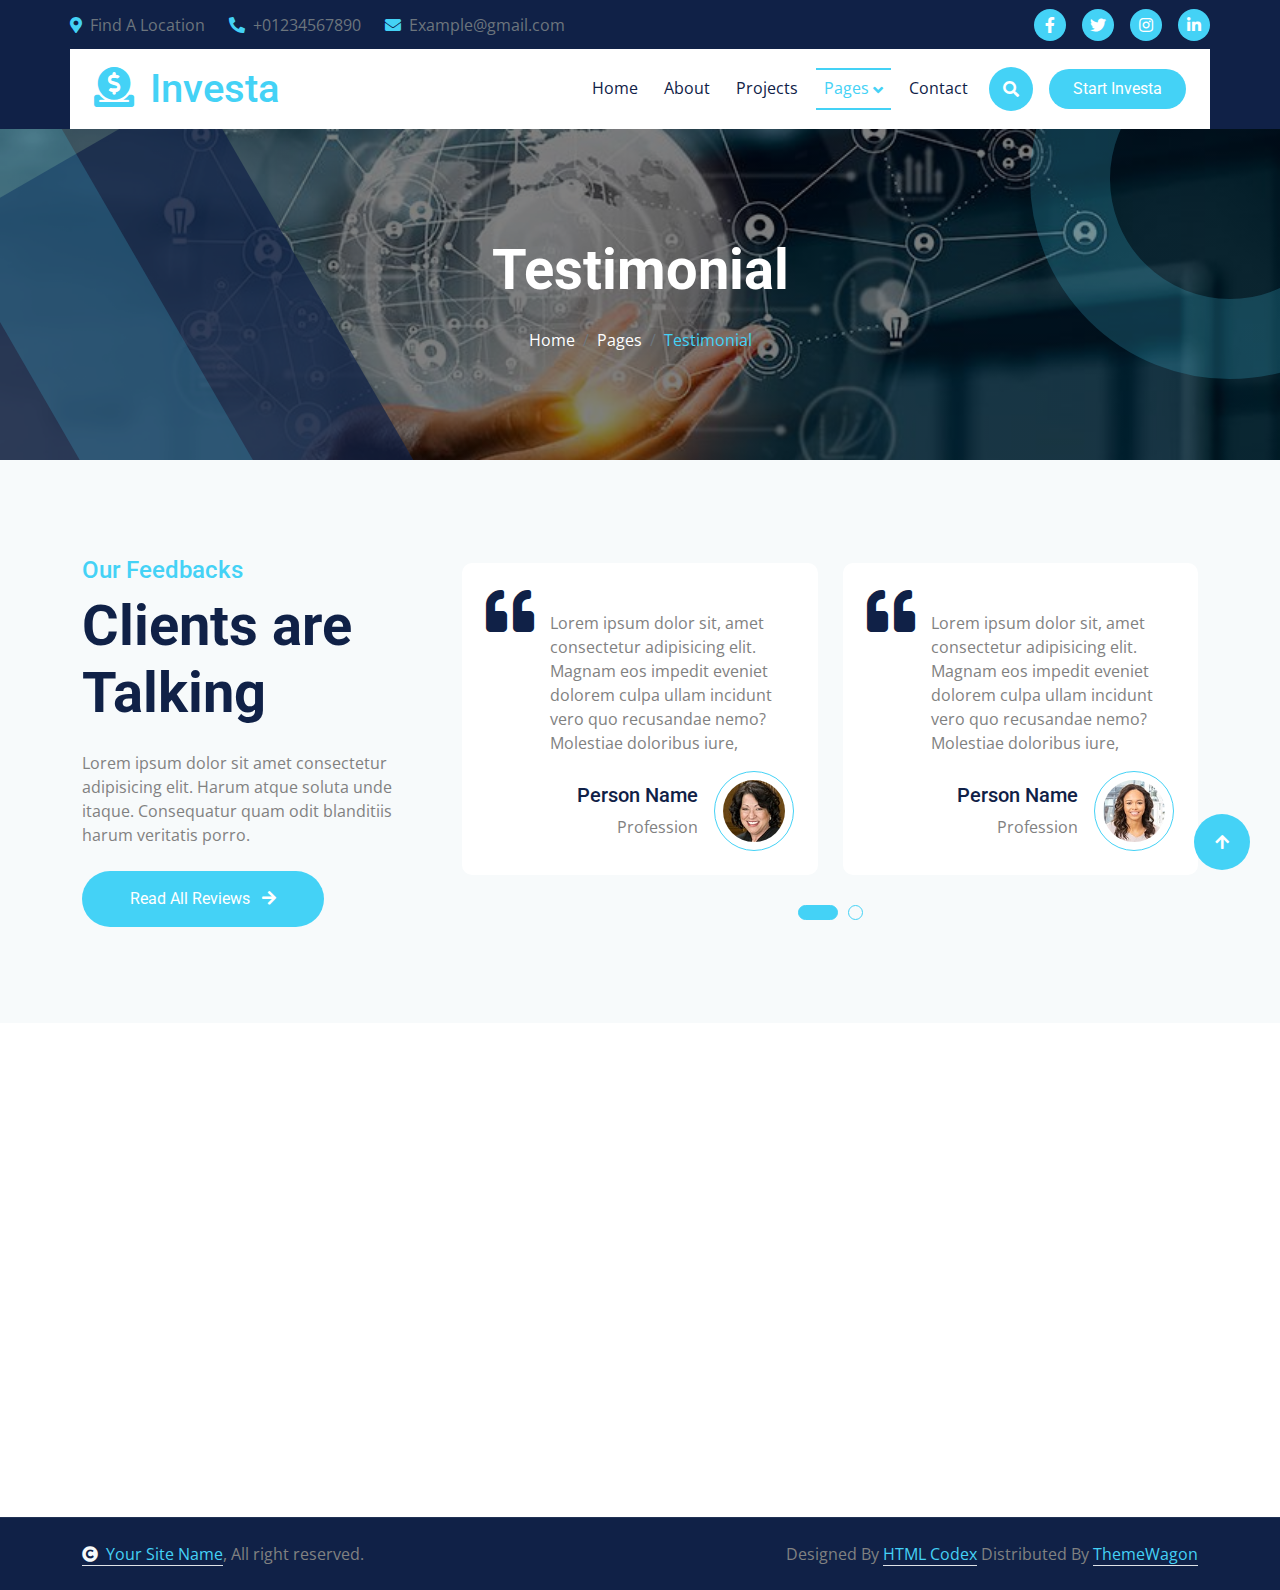
<file: testimonial.html>
<!DOCTYPE html>
<html lang="en">

    <head>
        <meta charset="utf-8">
        <title>Investa - Investment Website Template</title>
        <meta content="width=device-width, initial-scale=1.0" name="viewport">
        <meta content="" name="keywords">
        <meta content="" name="description">

        <!-- Google Web Fonts -->
        <link rel="preconnect" href="https://fonts.googleapis.com">
        <link rel="preconnect" href="https://fonts.gstatic.com" crossorigin>
        <link href="https://fonts.googleapis.com/css2?family=Open+Sans:wght@400;500;600;700&family=Roboto:wght@400;500;700&display=swap" rel="stylesheet"> 

        <!-- Icon Font Stylesheet -->
        <link rel="stylesheet" href="https://use.fontawesome.com/releases/v5.15.4/css/all.css"/>
        <link href="https://cdn.jsdelivr.net/npm/bootstrap-icons@1.4.1/font/bootstrap-icons.css" rel="stylesheet">

        <!-- Libraries Stylesheet -->
        <link rel="stylesheet" href="https://cdnjs.cloudflare.com/ajax/libs/animate.css/4.1.1/animate.min.css"/>
        <link href="lib/animate/animate.min.css" rel="stylesheet">
        <link href="lib/owlcarousel/assets/owl.carousel.min.css" rel="stylesheet">
        <link href="lib/lightbox/css/lightbox.min.css" rel="stylesheet">


        <!-- Customized Bootstrap Stylesheet -->
        <link href="css/bootstrap.min.css" rel="stylesheet">

        <!-- Template Stylesheet -->
        <link href="css/style.css" rel="stylesheet">
    </head>

    <body>

        <!-- Spinner Start -->
        <div id="spinner" class="show bg-white position-fixed translate-middle w-100 vh-100 top-50 start-50 d-flex align-items-center justify-content-center">
            <div class="spinner-border text-primary" style="width: 3rem; height: 3rem;" role="status">
                <span class="sr-only">Loading...</span>
            </div>
        </div>
        <!-- Spinner End -->


        <!-- Topbar Start -->
        <div class="container-fluid topbar px-0 d-none d-lg-block">
            <div class="container px-0">
                <div class="row gx-0 align-items-center" style="height: 45px;">
                    <div class="col-lg-8 text-center text-lg-start mb-lg-0">
                        <div class="d-flex flex-wrap">
                            <a href="#" class="text-muted me-4"><i class="fas fa-map-marker-alt text-primary me-2"></i>Find A Location</a>
                            <a href="#" class="text-muted me-4"><i class="fas fa-phone-alt text-primary me-2"></i>+01234567890</a>
                            <a href="#" class="text-muted me-0"><i class="fas fa-envelope text-primary me-2"></i>Example@gmail.com</a>
                        </div>
                    </div>
                    <div class="col-lg-4 text-center text-lg-end">
                        <div class="d-flex align-items-center justify-content-end">
                            <a href="#" class="btn btn-primary btn-square rounded-circle nav-fill me-3"><i class="fab fa-facebook-f text-white"></i></a>
                            <a href="#" class="btn btn-primary btn-square rounded-circle nav-fill me-3"><i class="fab fa-twitter text-white"></i></a>
                            <a href="#" class="btn btn-primary btn-square rounded-circle nav-fill me-3"><i class="fab fa-instagram text-white"></i></a>
                            <a href="#" class="btn btn-primary btn-square rounded-circle nav-fill me-0"><i class="fab fa-linkedin-in text-white"></i></a>
                        </div>
                    </div>
                </div>
            </div>
        </div>
        <!-- Topbar End -->


        <!-- Navbar & Hero Start -->
        <div class="container-fluid sticky-top px-0">
            <div class="position-absolute bg-dark" style="left: 0; top: 0; width: 100%; height: 100%;">
            </div>
            <div class="container px-0">
                <nav class="navbar navbar-expand-lg navbar-dark bg-white py-3 px-4">
                    <a href="index.html" class="navbar-brand p-0">
                        <h1 class="text-primary m-0"><i class="fas fa-donate me-3"></i>Investa</h1>
                        <!-- <img src="img/logo.png" alt="Logo"> -->
                    </a>
                    <button class="navbar-toggler" type="button" data-bs-toggle="collapse" data-bs-target="#navbarCollapse">
                        <span class="fa fa-bars"></span>
                    </button>
                    <div class="collapse navbar-collapse" id="navbarCollapse">
                        <div class="navbar-nav ms-auto py-0">
                            <a href="index.html" class="nav-item nav-link">Home</a>
                            <a href="about.html" class="nav-item nav-link">About</a>
                            <a href="project.html" class="nav-item nav-link">Projects</a>
                            <div class="nav-item dropdown active">
                                <a href="#" class="nav-link dropdown-toggle active" data-bs-toggle="dropdown">Pages</a>
                                <div class="dropdown-menu m-0">
                                    <a href="blog.html" class="dropdown-item">Our Blog</a>
                                    <a href="team.html" class="dropdown-item">Our Team</a>
                                    <a href="testimonial.html" class="dropdown-item active">Testimonial</a>
                                    <a href="faqs.html" class="dropdown-item">FAQs</a>
                                    <a href="404.html" class="dropdown-item">404 Page</a>
                                </div>
                            </div>
                            <a href="contact.html" class="nav-item nav-link">Contact</a>
                        </div>
                        <div class="d-flex align-items-center flex-nowrap pt-xl-0">
                            <button class="btn btn-primary btn-md-square mx-2" data-bs-toggle="modal" data-bs-target="#searchModal"><i class="fas fa-search"></i></button>
                            <a href="#" class="btn btn-primary rounded-pill text-white py-2 px-4 ms-2 flex-wrap flex-sm-shrink-0">Start Investa</a>
                        </div>
                    </div>
                </nav>
            </div>
        </div>
        <!-- Navbar & Hero End -->

        <!-- Modal Search Start -->
        <div class="modal fade" id="searchModal" tabindex="-1" aria-labelledby="exampleModalLabel" aria-hidden="true">
            <div class="modal-dialog modal-fullscreen">
                <div class="modal-content rounded-0">
                    <div class="modal-header">
                        <h4 class="modal-title mb-0" id="exampleModalLabel">Search by keyword</h4>
                        <button type="button" class="btn-close" data-bs-dismiss="modal" aria-label="Close"></button>
                    </div>
                    <div class="modal-body d-flex align-items-center">
                        <div class="input-group w-75 mx-auto d-flex">
                            <input type="search" class="form-control p-3" placeholder="keywords" aria-describedby="search-icon-1">
                            <span id="search-icon-1" class="input-group-text p-3"><i class="fa fa-search"></i></span>
                        </div>
                    </div>
                </div>
            </div>
        </div>
        <!-- Modal Search End -->

        <!-- Header Start -->
        <div class="container-fluid bg-breadcrumb">
            <div class="bg-breadcrumb-single"></div>
            <div class="container text-center py-5" style="max-width: 900px;">
                <h4 class="text-white display-4 mb-4 wow fadeInDown" data-wow-delay="0.1s">Testimonial</h4>
                <ol class="breadcrumb justify-content-center mb-0 wow fadeInDown" data-wow-delay="0.3s">
                    <li class="breadcrumb-item"><a href="index.html">Home</a></li>
                    <li class="breadcrumb-item"><a href="#">Pages</a></li>
                    <li class="breadcrumb-item active text-primary">Testimonial</li>
                </ol>    
            </div>
        </div>
        <!-- Header End -->

        <!-- Testimonial Start -->
        <div class="container-fluid testimonial bg-light py-5">
            <div class="container py-5">
                <div class="row g-4 align-items-center">
                    <div class="col-xl-4 wow fadeInLeft" data-wow-delay="0.1s">
                        <div class="h-100 rounded">
                            <h4 class="text-primary">Our Feedbacks</h4>
                            <h1 class="display-4 mb-4">Clients are Talking</h1>
                            <p class="mb-4">Lorem ipsum dolor sit amet consectetur adipisicing elit. Harum atque soluta unde itaque. Consequatur quam odit blanditiis harum veritatis porro.</p>
                            <a class="btn btn-primary rounded-pill text-white py-3 px-5" href="#">Read All Reviews <i class="fas fa-arrow-right ms-2"></i></a>
                        </div>
                    </div>
                    <div class="col-xl-8">
                        <div class="testimonial-carousel owl-carousel wow fadeInUp" data-wow-delay="0.1s">
                            <div class="testimonial-item bg-white rounded p-4 wow fadeInUp" data-wow-delay="0.3s">
                                <div class="d-flex">
                                    <div><i class="fas fa-quote-left fa-3x text-dark me-3"></i></div>
                                    <p class="mt-4">Lorem ipsum dolor sit, amet consectetur adipisicing elit. Magnam eos impedit eveniet dolorem culpa ullam incidunt vero quo recusandae nemo? Molestiae doloribus iure,
                                    </p>
                                </div>
                                <div class="d-flex justify-content-end">
                                    <div class="my-auto text-end">
                                        <h5>Person Name</h5>
                                        <p class="mb-0">Profession</p>
                                    </div>
                                    <div class="bg-white rounded-circle ms-3">
                                        <img src="img/testimonial-1.jpg" class="rounded-circle p-2" style="width: 80px; height: 80px; border: 1px solid; border-color: var(--bs-primary);" alt="">
                                    </div>
                                </div>
                            </div>
                            <div class="testimonial-item bg-white rounded p-4 wow fadeInUp" data-wow-delay="0.5s">
                                <div class="d-flex">
                                    <div><i class="fas fa-quote-left fa-3x text-dark me-3"></i></div>
                                    <p class="mt-4">Lorem ipsum dolor sit, amet consectetur adipisicing elit. Magnam eos impedit eveniet dolorem culpa ullam incidunt vero quo recusandae nemo? Molestiae doloribus iure,
                                    </p>
                                </div>
                                <div class="d-flex justify-content-end">
                                    <div class="my-auto text-end">
                                        <h5>Person Name</h5>
                                        <p class="mb-0">Profession</p>
                                    </div>
                                    <div class="bg-white rounded-circle ms-3">
                                        <img src="img/testimonial-2.jpg" class="rounded-circle p-2" style="width: 80px; height: 80px; border: 1px solid; border-color: var(--bs-primary);" alt="">
                                    </div>
                                </div>
                            </div>
                            <div class="testimonial-item bg-white rounded p-4 wow fadeInUp" data-wow-delay="0.7s">
                                <div class="d-flex">
                                    <div><i class="fas fa-quote-left fa-3x text-dark me-3"></i></div>
                                    <p class="mt-4">Lorem ipsum dolor sit, amet consectetur adipisicing elit. Magnam eos impedit eveniet dolorem culpa ullam incidunt vero quo recusandae nemo? Molestiae doloribus iure,
                                    </p>
                                </div>
                                <div class="d-flex justify-content-end">
                                    <div class="my-auto text-end">
                                        <h5>Person Name</h5>
                                        <p class="mb-0">Profession</p>
                                    </div>
                                    <div class="bg-white rounded-circle ms-3">
                                        <img src="img/testimonial-3.jpg" class="rounded-circle p-2" style="width: 80px; height: 80px; border: 1px solid; border-color: var(--bs-primary);" alt="">
                                    </div>
                                </div>
                            </div>
                        </div>
                    </div>
                </div>
            </div>
        </div>
        <!-- Testimonial End -->

        <!-- Footer Start -->
        <div class="container-fluid footer py-5 wow fadeIn" data-wow-delay="0.2s">
            <div class="container py-5">
                <div class="row g-5">
                    <div class="col-md-6 col-lg-6 col-xl-3">
                        <div class="footer-item d-flex flex-column">
                            <div class="footer-item">
                                <h4 class="text-white mb-4">Newsletter</h4>
                                <p class="mb-3">Dolor amet sit justo amet elitr clita ipsum elitr est.Lorem ipsum dolor sit amet, consectetur adipiscing elit consectetur adipiscing elit.</p>
                                <div class="position-relative mx-auto rounded-pill">
                                    <input class="form-control rounded-pill w-100 py-3 ps-4 pe-5" type="text" placeholder="Enter your email">
                                    <button type="button" class="btn btn-primary rounded-pill position-absolute top-0 end-0 py-2 mt-2 me-2">SignUp</button>
                                </div>
                            </div>
                        </div>
                    </div>
                    <div class="col-md-6 col-lg-6 col-xl-3">
                        <div class="footer-item d-flex flex-column">
                            <h4 class="text-white mb-4">Explore</h4>
                            <a href="#"><i class="fas fa-angle-right me-2"></i> Home</a>
                            <a href="#"><i class="fas fa-angle-right me-2"></i> About Us</a>
                            <a href="#"><i class="fas fa-angle-right me-2"></i> Latest Projects</a>
                            <a href="#"><i class="fas fa-angle-right me-2"></i> testimonial</a>
                            <a href="#"><i class="fas fa-angle-right me-2"></i> Our Team</a>
                            <a href="#"><i class="fas fa-angle-right me-2"></i> Contact Us</a>
                        </div>
                    </div>
                    <div class="col-md-6 col-lg-6 col-xl-3">
                        <div class="footer-item d-flex flex-column">
                            <h4 class="text-white mb-4">Contact Info</h4>
                            <a href=""><i class="fa fa-map-marker-alt me-2"></i> 123 Street, New York, USA</a>
                            <a href=""><i class="fas fa-envelope me-2"></i> info@example.com</a>
                            <a href=""><i class="fas fa-envelope me-2"></i> info@example.com</a>
                            <a href=""><i class="fas fa-phone me-2"></i> +012 345 67890</a>
                            <a href="" class="mb-3"><i class="fas fa-print me-2"></i> +012 345 67890</a>
                            <div class="d-flex align-items-center">
                                <a class="btn btn-light btn-md-square me-2" href=""><i class="fab fa-facebook-f"></i></a>
                                <a class="btn btn-light btn-md-square me-2" href=""><i class="fab fa-twitter"></i></a>
                                <a class="btn btn-light btn-md-square me-2" href=""><i class="fab fa-instagram"></i></a>
                                <a class="btn btn-light btn-md-square me-0" href=""><i class="fab fa-linkedin-in"></i></a>
                            </div>
                        </div>
                    </div>
                    <div class="col-md-6 col-lg-6 col-xl-3">
                        <div class="footer-item-post d-flex flex-column">
                            <h4 class="text-white mb-4">Popular Post</h4>
                            <div class="d-flex flex-column mb-3">
                                <p class="text-uppercase text-primary mb-2">Investment</p>
                                <a href="#" class="text-body">Revisiting Your Investment & Distribution Goals</a>
                            </div>
                            <div class="d-flex flex-column mb-3">
                                <p class="text-uppercase text-primary mb-2">Business</p>
                                <a href="#" class="text-body">Dimensional Fund Advisors Interview with Director</a>
                            </div>
                            <div class="footer-btn text-start">
                                <a href="#" class="btn btn-light rounded-pill px-4">View All Post <i class="fa fa-arrow-right ms-1"></i></a>
                            </div>
                        </div>
                    </div>
                </div>
            </div>
        </div>
        <!-- Footer End -->

        
        <!-- Copyright Start -->
        <div class="container-fluid copyright py-4">
            <div class="container">
                <div class="row g-4 align-items-center">
                    <div class="col-md-6 text-center text-md-start mb-md-0">
                        <span class="text-body"><a href="#" class="border-bottom text-primary"><i class="fas fa-copyright text-light me-2"></i>Your Site Name</a>, All right reserved.</span>
                    </div>
                    <div class="col-md-6 text-center text-md-end text-body">
                        <!--/*** This template is free as long as you keep the below author’s credit link/attribution link/backlink. ***/-->
                        <!--/*** If you'd like to use the template without the below author’s credit link/attribution link/backlink, ***/-->
                        <!--/*** you can purchase the Credit Removal License from "https://htmlcodex.com/credit-removal". ***/-->
                        Designed By <a class="border-bottom text-primary" href="https://htmlcodex.com">HTML Codex</a> Distributed By <a class="border-bottom text-primary" href="https://themewagon.com">ThemeWagon</a>
                    </div>
                </div>
            </div>
        </div>
        <!-- Copyright End -->


        <!-- Back to Top -->
        <a href="#" class="btn btn-primary btn-lg-square back-to-top"><i class="fa fa-arrow-up"></i></a>   

        
    <!-- JavaScript Libraries -->
    <script src="https://ajax.googleapis.com/ajax/libs/jquery/3.6.4/jquery.min.js"></script>
    <script src="https://cdn.jsdelivr.net/npm/bootstrap@5.0.0/dist/js/bootstrap.bundle.min.js"></script>
    <script src="lib/wow/wow.min.js"></script>
    <script src="lib/easing/easing.min.js"></script>
    <script src="lib/waypoints/waypoints.min.js"></script>
    <script src="lib/counterup/counterup.min.js"></script>
    <script src="lib/owlcarousel/owl.carousel.min.js"></script>
    <script src="lib/lightbox/js/lightbox.min.js"></script>
    

    <!-- Template Javascript -->
    <script src="js/main.js"></script>
    </body>

</html>
</file>
<file: css/style.css>
/*** Spinner Start ***/
/*** Spinner ***/
#spinner {
    opacity: 0;
    visibility: hidden;
    transition: opacity .5s ease-out, visibility 0s linear .5s;
    z-index: 99999;
}

#spinner.show {
    transition: opacity .5s ease-out, visibility 0s linear 0s;
    visibility: visible;
    opacity: 1;
}
/*** Spinner End ***/

.back-to-top {
    position: fixed;
    right: 30px;
    bottom: 30px;
    display: flex;
    width: 45px;
    height: 45px;
    align-items: center;
    justify-content: center;
    transition: 0.5s;
    z-index: 99;
}

/*** Button Start ***/
.btn {
    font-weight: 600;
    transition: .5s;
}

.btn-square {
    width: 32px;
    height: 32px;
}

.btn-sm-square {
    width: 34px;
    height: 34px;
}

.btn-md-square {
    width: 44px;
    height: 44px;
}

.btn-lg-square {
    width: 56px;
    height: 56px;
}

.btn-xl-square {
    width: 66px;
    height: 66px;
}

.btn-square,
.btn-sm-square,
.btn-md-square,
.btn-lg-square,
.btn-xl-square {
    padding: 0;
    display: flex;
    align-items: center;
    justify-content: center;
    font-weight: normal;
    border-radius: 50%;
}

.btn.btn-primary {
    background: var(--bs-primary) !important;
    color: var(--bs-white) !important;
    font-family: 'Roboto', sans-serif;
    border: none;
    font-weight: 400;
    transition: 0.5s;
}

.btn.btn-primary:hover {
    background: var(--bs-dark) !important;
    color: var(--bs-light) !important;
}

.btn.btn-dark {
    background: var(--bs-dark) !important;
    color: var(--bs-white) !important;
    font-family: 'Roboto', sans-serif;
    border: none;
    font-weight: 400;
    transition: 0.5s;
}

.btn.btn-dark:hover {
    background: var(--bs-white) !important;
    color: var(--bs-dark) !important;
}

.btn.btn-light {
    background: var(--bs-primary) !important;
    color: var(--bs-white) !important;
    font-family: 'Roboto', sans-serif;
    border: none;
    font-weight: 400;
    transition: 0.5s;
}

.btn.btn-light:hover {
    background: var(--bs-white) !important;
    color: var(--bs-dark) !important;
}
/*** Topbar Start ***/
.topbar {
    padding: 2px 10px 2px 20px;
    background: var(--bs-dark) !important;
}

@media (max-width: 768px) {
    .topbar {
        display: none;    
    }
}
/*** Topbar End ***/

/*** Navbar ***/
.sticky-top,
.sticky-top .container {
    transition: 0.5s !important;
}

.navbar .navbar-nav .nav-item.nav-link,
.navbar .navbar-nav .nav-link {
    color: var(--bs-dark) !important;
}

.navbar .navbar-nav .nav-item {
    position: relative;
    margin: 0 5px !important;
}

.navbar .navbar-nav .nav-item::before,
.navbar .navbar-nav .nav-item::after {
    position: absolute;
    content: "";
    width: 0;
    height: 0;
    border: 0px solid var(--bs-primary);
    transition: 0.5s;
}

.navbar .navbar-nav .nav-item::before {
    top: 0;
    left: 0;
}
.navbar .navbar-nav .nav-item::after {
    bottom: 0;
    right: 0;
}

.navbar .navbar-nav .nav-item:hover::after,
.navbar .navbar-nav .nav-item:hover::before,
.navbar .navbar-nav .nav-item.active::after,
.navbar .navbar-nav .nav-item.active::before {
    width: 100%;
    border-width: 1px;
}

.navbar .navbar-nav .nav-link:hover,
.navbar .navbar-nav .nav-link.active,
.sticky-top .navbar .navbar-nav .nav-link:hover,
.sticky-top .navbar .navbar-nav .nav-link.active {
    color: var(--bs-primary) !important;
}

.navbar .dropdown-toggle::after {
    border: none;
    content: "\f107" !important;
    font-family: "Font Awesome 5 Free";
    font-weight: 600;
    vertical-align: middle;
}

@media (min-width: 1200px) {
    .navbar .nav-item .dropdown-menu {
        display: block;
        visibility: hidden;
        top: 100%;
        transform: rotateX(-75deg);
        transform-origin: 0% 0%;
        border: 0;
        border-radius: 10px;
        margin-top: 20px !important;
        transition: .5s;
        opacity: 0;
        z-index: 9;
    }
}

@media (max-width: 1200px) {
    .navbar .nav-item .dropdown-menu {
        margin-top: 15px !important;
        transition: 0.5s;
    }
}

@media (max-width: 991px) {
    .navbar .navbar-nav .nav-item.nav-link {
        margin: 15px 0 !important;
    }

}

.dropdown .dropdown-menu a:hover {
    background: var(--bs-primary) !important;
    color: var(--bs-white);
}

.navbar .nav-item:hover .dropdown-menu {
    transform: rotateX(0deg);
    visibility: visible;
    background: var(--bs-light) !important;
    margin-top: 20px !important;
    transition: .5s;
    opacity: 1;
}

.navbar .navbar-toggler {
    padding: 8px 15px;
    color: var(--bs-dark);
    background: var(--bs-primary);
}

#searchModal .modal-content {
    background: rgba(250, 250, 250, .6);
}
/*** Navbar End ***/

/*** Carousel Header Start ***/
.header-carousel .header-carousel-item {
    position: relative;
    overflow: hidden;
    z-index: 1;
}

.owl-prev,
.owl-next {
    position: absolute;
    width: 60px;
    height: 60px;
    top: 50%;
    transform: translateY(-50%);
    padding: 20px 20px;
    border-radius: 40px;
    background: var(--bs-primary);
    color: var(--bs-white);
    display: flex;
    align-items: center;
    justify-content: center;
    transition: 0.5s;
}

.owl-prev {
    left: 30px;
}

.owl-next {
    right: 30px;
}

.owl-prev:hover,
.owl-next:hover {
    background: var(--bs-dark) !important;
    color: var(--bs-white) !important;
}

.header-carousel .header-carousel-item-img-1,
.header-carousel .header-carousel-item-img-2,
.header-carousel .header-carousel-item-img-3 {
    position: relative;
    overflow: hidden;
}

.header-carousel .header-carousel-item-img-1::before,
.header-carousel .header-carousel-item-img-2::before,
.header-carousel .header-carousel-item-img-3::before {
    content: "";
    position: absolute;
    width: 600px;
    height: 600px;
    top: -300px;
    right: -300px;
    border-radius: 300px;
    border: 100px solid rgba(68, 210, 246, 0.2);
    animation: RotateMoveCircle 10s linear infinite;
    background: transparent;
    z-index: 2 !important;
}

@keyframes RotateMoveCircle {
    0% {top: -400px;}
    50%   {right: -200px;}
    75%   {top: -200px;}
    100%  {top: -400px;}
}

.header-carousel .header-carousel-item-img-1::after,
.header-carousel .header-carousel-item-img-2::after,
.header-carousel .header-carousel-item-img-3::after {
    content: "";
    position: absolute;
    width: 150px;
    height: 1200px;
    top: -150px;
    left: 70px;
    transform: rotate(-30deg);
    background: rgba(68, 210, 246, 0.2);
    animation: RotateMoveRight 5s linear infinite;
    z-index: 2 !important;
}

@keyframes RotateMoveRight {
    0%   {left: 0px;}
    50%   {left: 70px;}
    100%  {left: 0px;}
}

.header-carousel .header-carousel-item::before {
    content: "";
    position: absolute;
    width: 300px;
    height: 1200px;
    top: -150px;
    left: -265px;
    transform: rotate(-30deg);
    background: var(--bs-dark);
    animation: RotateMoveLeft 5s linear infinite;
    opacity: 0.7;
    z-index: 2 !important;
}

@keyframes RotateMoveLeft {
    0%   {left: -240px;}
    50%   {left: -300px;}
    100%  {left: -240px;}
}

.header-carousel .header-carousel-item::after {
    content: "";
    position: absolute;
    width: 100%;
    height: 100%;
    top: 0;
    left: 0;
    background: rgba(0, 0, 0, 0.5);
    z-index: 2 !important;
}

.header-carousel .header-carousel-item .carousel-caption {
    position: absolute;
    width: 80%;
    height: 100%;
    top: 0;
    left: 50%;
    transform: translateX(-50%);
    display: flex;
    flex-direction: column;
    justify-content: center;
    z-index: 9;
}

@media (max-width: 992px) {
    .header-carousel .header-carousel-item .carousel-caption {
        width: 100% !important;
        margin-left: 0 !important;
        padding: 0 10px;
    }
    .header-carousel-item img {
        height: 700px;
        object-fit: cover;
    }

    .owl-prev,
    .owl-next {
        top: 40px !important;
    }

    .owl-prev {
        left: 65%;
    }
}
/*** Header Carousel End ***/

/*** Single Page Hero Header Start ***/
.bg-breadcrumb {
    position: relative;
    overflow: hidden;
    background: linear-gradient(rgba(0, 0, 0, 0.5), rgba(0, 0, 0, 0.5)), url(../img/Digital.jpg);
    background-position: center center;
    background-repeat: no-repeat;
    background-size: cover;
    padding: 60px 0 60px 0;
}

.bg-breadcrumb .breadcrumb-item a {
    color: var(--bs-white) !important;
}

.bg-breadcrumb .bg-breadcrumb-single {
    position: absolute;
    width: 500px;
    height: 1200px;
    top: 0px;
    left: 0;
    margin-left: 30px;
    transform: rotate(-30deg);
    background: var(--bs-dark);
    animation: RotateMoveLeft 5s linear infinite;
    opacity: 0.7;
    z-index: 2 !important;
}


.bg-breadcrumb::before {
    content: "";
    position: absolute;
    width: 400px;
    height: 400px;
    top: -150px;
    right: -150px;
    border-radius: 200px;
    border: 80px solid rgba(68, 210, 246, 0.2);
    animation: RotateMoveCircle 10s linear infinite;
    background: transparent;
    z-index: 2 !important;
}

@keyframes RotateMoveCircle {
    0% {top: -200px;}
    50%   {right: -100px;}
    75%   {top: -100px;}
    100%  {top: -200px;}
}


.bg-breadcrumb::after {
    content: "";
    position: absolute;
    width: 150px;
    height: 1200px;
    top: -150px;
    left: 0;
    margin-left: 160px;
    transform: rotate(-30deg);
    background: rgba(68, 210, 246, 0.2);
    animation: RotateMoveRight 5s linear infinite;
    z-index: 2 !important;
}
/*** Single Page Hero Header End ***/


/*** About Start ***/
.about .text {
    position: relative;
}

.about .text::after {
    content: "";
    width: 4px;
    height: 100%;
    position: absolute;
    top: 0;
    left: 0;
    background: var(--bs-primary);
}
/*** About End ***/

/*** Service Start ***/
.service .service-item {
    box-shadow: 0 0 45px rgba(0, 0, 0, 0.3);
}

.service .service-item .service-img {
    position: relative;
    overflow: hidden;
    border-top-left-radius: 10px;
    border-top-right-radius: 10px;
}

.service .service-item .service-img img {
    transition: 0.5s;
}

.service .service-item:hover .service-img img {
    transform: scale(1.2);
}

.service .service-item .service-img::after {
    content: "";
    width: 0;
    height: 0;
    position: absolute;
    top: 0;
    right: 0;
    border-top-left-radius: 10px;
    border-top-right-radius: 10px;
    background: rgba(68, 210, 246, 0.4);
    transition: 0.5s;
}

.service .service-item:hover .service-img::after {
    width: 100% !important;
    height: 100% !important;
}

.service .service-item .service-content {
    position: relative;
}

.service .service-item .service-content::after {
    content: "";
    width: 0;
    height: 0;
    position: absolute;
    bottom: 0;
    left: 0;
    border-bottom-left-radius: 10px;
    border-bottom-right-radius: 10px;
    background: var(--bs-dark);
    transition: 0.5s;
    z-index: 1;
}

.service .service-item:hover .service-content::after {
    width: 100% !important;
    height: 100% !important;
}

.service .service-item .service-content .service-content-inner {
    transition: 0.5s;
}

.service .service-item:hover .service-content .service-content-inner {
    position: relative;
    color: var(--bs-white) !important;
    transition: 0.5s;
    z-index: 2;
}

.service .service-item:hover .service-content .service-content-inner a.h4 {
    color: var(--bs-white) !important;
    transition: 0.5s;
}

.service .service-item:hover .service-content .service-content-inner a.h4:hover {
    color: var(--bs-primary) !important;
}
/*** Service End ***/

/*** Project Start ***/
.project .project-carousel.owl-carousel {
    height: 100%;
}

.project .project-carousel .project-item {
    position: relative;
    overflow: hidden;
}

.project .project-carousel .project-item .project-img {
    position: relative;
    overflow: hidden;
    border-radius: 10px;
}

.project .project-carousel .project-item .project-img::after {
    content: "";
    width: 100%;
    height: 0;
    position: absolute;
    top: 0;
    left: 0;
    border-radius: 10px;
    background: rgba(68, 210, 246, 0.4);
    transition: 0.5s;
}

.project .project-carousel .project-item:hover .project-img::after {
    height: 100%;
}

.project .project-carousel .project-item .project-img img {
    transition: 0.5s;
}

.project .project-carousel .project-item:hover .project-img img {
    transform: scale(1.2);
}

.project .project-carousel .project-item .project-content {
    position: relative;
    width: 75%;
    height: 100%;
    bottom: 50%; 
    left: 50%; 
    transform: translate(-50%, -50%);
    box-shadow: 0 0 45px rgba(0, 0, 0, 0.08);
}

.project .project-carousel .project-item .project-content::after {
    content: "";
    position: absolute;
    width: 100%;
    height: 0;
    bottom: 0;
    left: 0;
    border-radius: 10px !important;
    background: var(--bs-dark);
    transition: 0.5s;
}

.project .project-carousel .project-item .project-content .project-content-inner {
    position: relative;
    z-index: 2;
}

.project .project-carousel .project-item:hover .project-content .project-content-inner p,
.project .project-carousel .project-item:hover .project-content .project-content-inner a.h4,
.project .project-carousel .project-item:hover .project-content .project-content-inner .project-icon i {
    color: var(--bs-white) !important;
    transition: 0.5s;
}

.project .project-carousel .project-item:hover .project-content .project-content-inner a.h4:hover {
    color: var(--bs-primary) !important;
}

.project .project-carousel .project-item:hover .project-content::after {
    height: 100%;
}

.project-carousel .owl-dots {
    position: absolute;
    width: 100%;
    height: 40px;
    display: flex;
    align-items: center;
    justify-content: center;
    margin-top: -120px;
    transition: 0.5s;
}

.project-carousel .owl-dots .owl-dot {
    width: 20px;
    height: 20px;
    border-radius: 20px;
    margin-right: 15px;
    background: var(--bs-dark);
    transition: 0.5s;
}

.project-carousel .owl-dots .owl-dot.active {
    width: 30px;
    height: 30px;
    border-radius: 40px;
    border: 8px solid var(--bs-primary);
}
/*** Project End ***/

/*** Blog Start ***/
.blog .blog-item .project-img {
    position: relative;
    overflow: hidden;
    border-radius: 10px;
    transition: 0.5s;
}

.blog .blog-item .project-img .blog-plus-icon {
    position: absolute;
    width: 100%;
    height: 100%;
    top: 0;
    left: 0;
    border-radius: 10px;
    display: flex;
    align-items: center;
    justify-content: center;
    text-align: center;
    background: rgba(68, 210, 246, 0.2);
    transition: 0.5s;
    opacity: 0;
}

.blog .blog-item:hover .project-img .blog-plus-icon {
    opacity: 1;
}

.blog .blog-item .project-img img {
    transition: 0.5s;
}

.blog .blog-item:hover .project-img img {
    transform: scale(1.3);
}

/*** Blog End ***/

/*** Team Start ***/
.team .team-item {
    position: relative;
    overflow: hidden;
    border: 1px solid var(--bs-dark);
    transition: 0.5s;
}

.team .team-item:hover {
    border: none !important;
}

.team .team-item::after {
    content: "";
    width: 0;
    height: 0;
    position: absolute;
    top: 0;
    left: 0;
    border-radius: 10px;
    border: 1px solid;
    border-color: var(--bs-primary) transparent transparent var(--bs-primary) !important;
    z-index: 5;
    transition: 1s;
    opacity: 0;
}

.team .team-item::before {
    content: "";
    width: 0;
    height: 0;
    position: absolute;
    bottom: 0;
    right: 0;
    border-radius: 10px;
    border: 1px solid;
    border-color: transparent var(--bs-primary) var(--bs-primary) transparent !important;
    z-index: 5;
    transition: 1s;
    opacity: 0;
}

.team .team-item:hover:after,
.team .team-item:hover::before {
    width: 100% !important;
    height: 100% !important;
    opacity: 1;
}

.team .team-item .team-img {
    position: relative;
    overflow: hidden;
}

.team .team-item .team-img::after {
    content: "";
    width: 100%;
    height: 0;
    position: absolute;
    top: 0;
    left: 0;
    border-top-left-radius: 10px;
    border-top-right-radius: 10px;
    background: rgba(68, 210, 246, 0.2);
    transition: 0.5s;
}

.team .team-item:hover .team-img::after {
    height: 100%;
}

.team .team-item .team-img .team-icon {
    position: absolute;
    top: 15px;
    right: 15px;
    z-index: 8;
    transition: 0.5s;
}

.team .team-item .team-img .team-icon .team-icon-share {
    position: relative;
    margin-top: -200px;
    transition: 0.5s;
    z-index: 9;
}

.team .team-item:hover .team-img .team-icon .team-icon-share {
    margin-top: 0 !important;
}

.team .team-item .team-content {
    position: relative;
}

.team .team-item .team-content::after {
    content: "";
    width: 0;
    height: 0;
    position: absolute;
    top: 0;
    left: 0;
    background: var(--bs-primary) !important;
    transition: 0.5s;
}

.team .team-item .team-content::before {
    content: "";
    width: 0;
    height: 0;
    position: absolute;
    bottom: 0;
    right: 0;
    border-bottom-left-radius: 10px;
    border-bottom-right-radius: 10px;
    background: var(--bs-primary) !important;
    transition: 0.5s;
}

.team .team-item:hover .team-content::after,
.team .team-item:hover .team-content::before {
    width: 100% !important;
    height: 50% !important;
}

.team .team-item:hover .team-content .team-content-inner {
    position: relative;
    color: var(--bs-white);
    z-index: 2;
}

.team .team-item .team-content .team-content-inner h4,
.team .team-item .team-content .team-content-inner p {
    transition: 0.5s;
}

.team .team-item:hover .team-content .team-content-inner p {
    color: var(--bs-white) !important;
}

.team .team-item:hover .team-content .team-content-inner h4 {
    color: var(--bs-dark) !important;
}
/*** Team End ***/

/*** Testimonial Start ***/
.testimonial .testimonial-carousel {
    position: relative;
}

.testimonial .testimonial-carousel .owl-dots {
    margin-top: 30px;
    display: flex;
    align-items: center;
    justify-content: center;
}

.testimonial .testimonial-carousel .owl-dot {
    position: relative;
    display: inline-block;
    margin: 0 5px;
    width: 15px;
    height: 15px;
    background: var(--bs-light);
    border: 1px solid var(--bs-primary);
    border-radius: 10px;
    transition: 0.5s;
}

.testimonial .testimonial-carousel .owl-dot.active {
    width: 40px;
    background: var(--bs-primary);
}
/*** Testimonial End ***/

/*** FAQ'S Start ***/
.faq {
    position: relative;
    overflow: hidden;
}

.faq::after {
    content: "";
    width: 100%;
    height: 100%;
    position: absolute;
    top: 0;
    right: 0;
    background-image: url(../img/bg.png);
    object-fit: cover;
    z-index: -1;
}

.faq .faq-img {
    position: relative;
}

.faq .faq-img .faq-btn {
    position: absolute;
    bottom: 20px;
    right: 20px;
}

/*** FAQ'S End ***/

/*** Footer Start ***/
.footer {
    background: var(--bs-dark);
}
.footer .footer-item a {
    line-height: 35px;
    color: var(--bs-body);
    transition: 0.5s;
}

.footer .footer-item p {
    line-height: 35px;
}

.footer .footer-item a:hover {
    letter-spacing: 1px;
    color: var(--bs-primary);
}

.footer .footer-item-post a {
    transition: 0.5s;
}

.footer .footer-item-post a:hover {
    color: var(--bs-primary) !important;
}

.footer .footer-item-post .footer-btn a {
    transition: 0.5s;
}

.footer .footer-item-post .footer-btn a:hover {
    color: var(--bs-dark);
}
/*** Footer End ***/

/*** copyright Start ***/
.copyright {
    border-top: 1px solid rgba(255, 255, 255, 0.08);
    background: var(--bs-dark) !important;
}
/*** copyright end ***/
</file>
